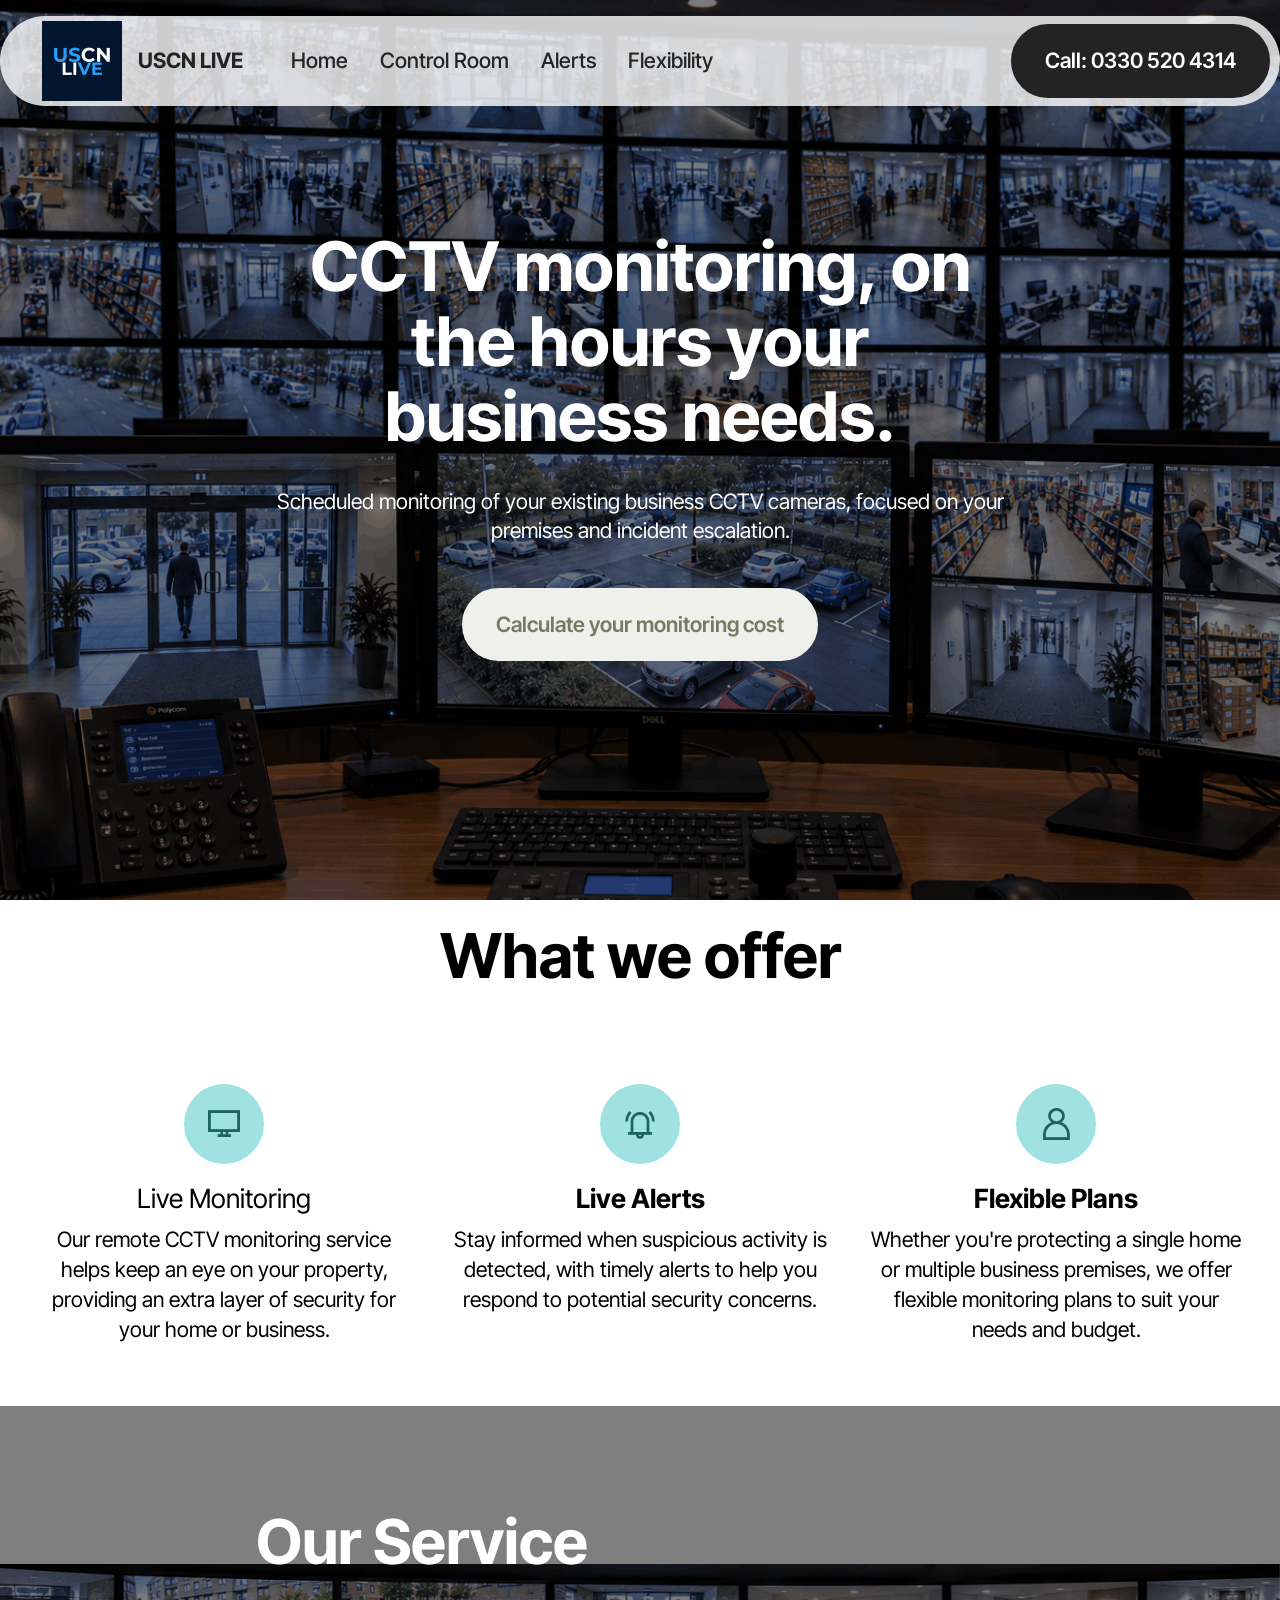
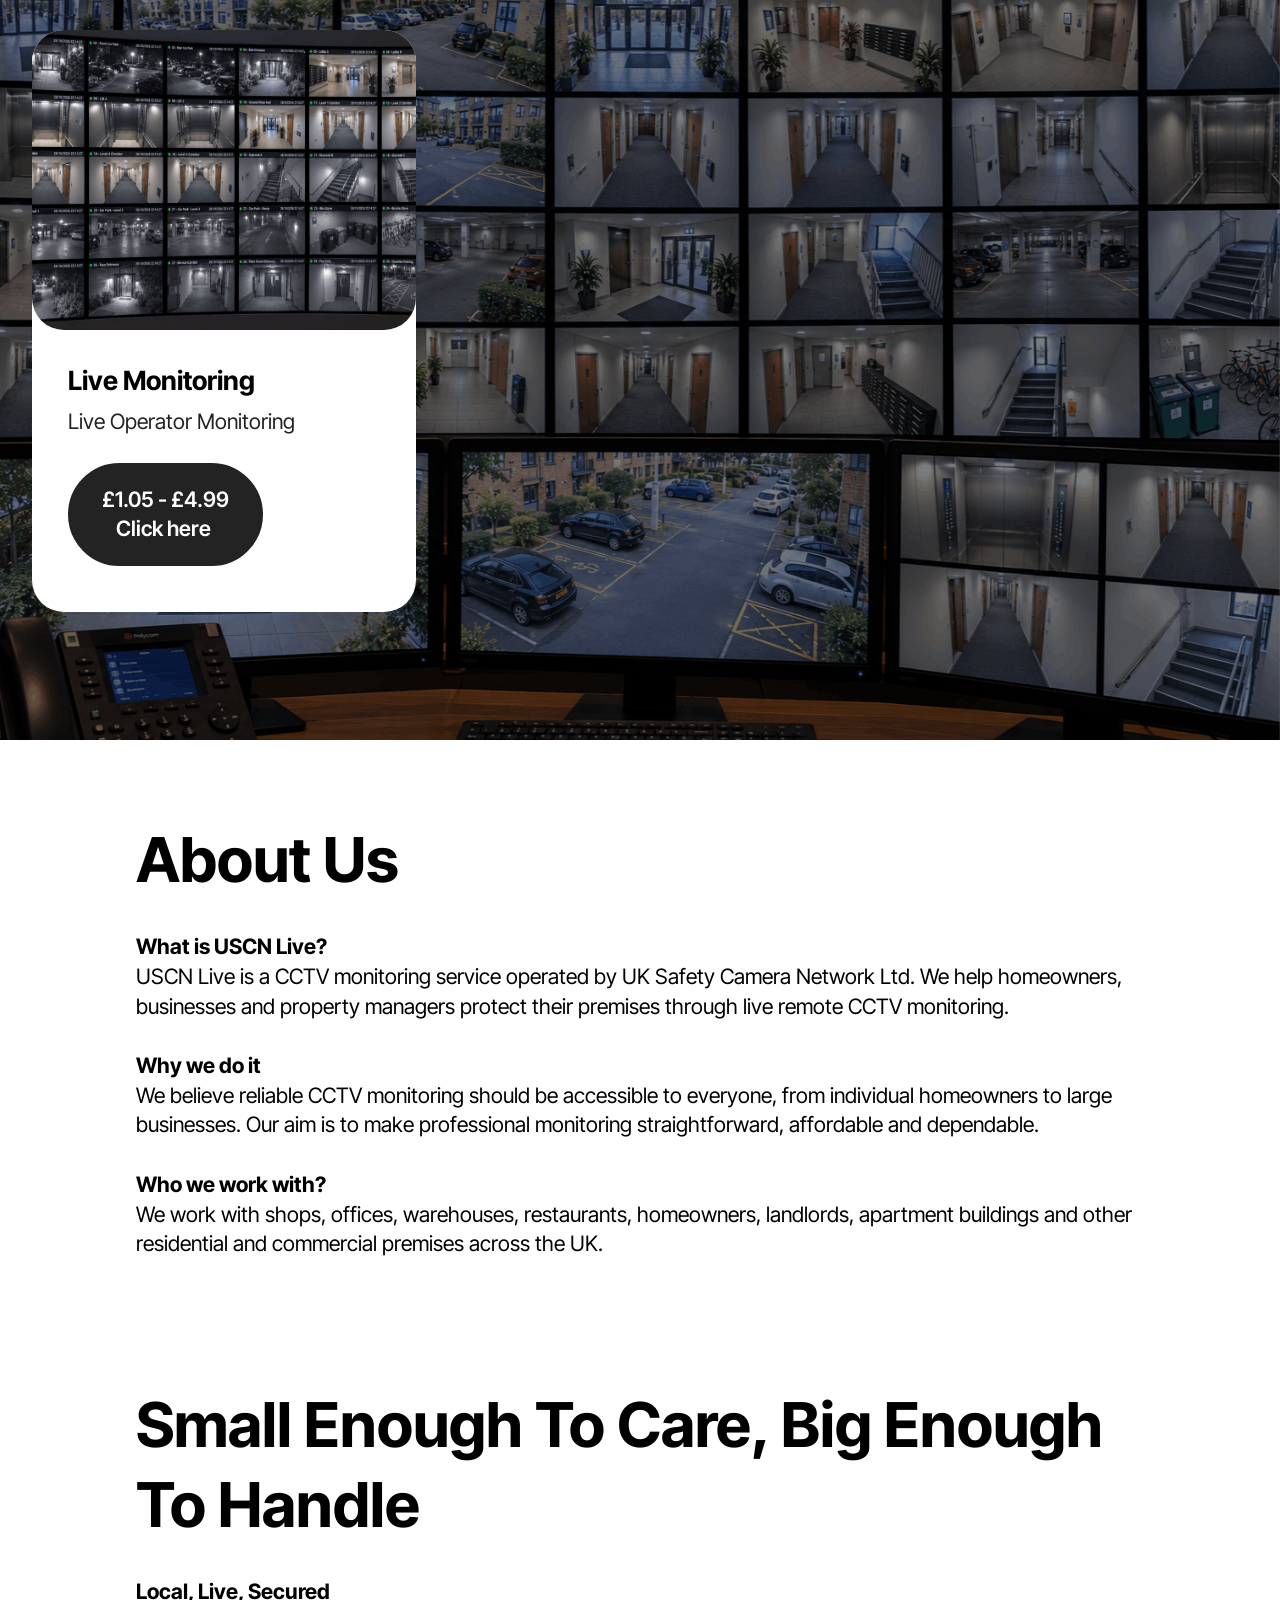
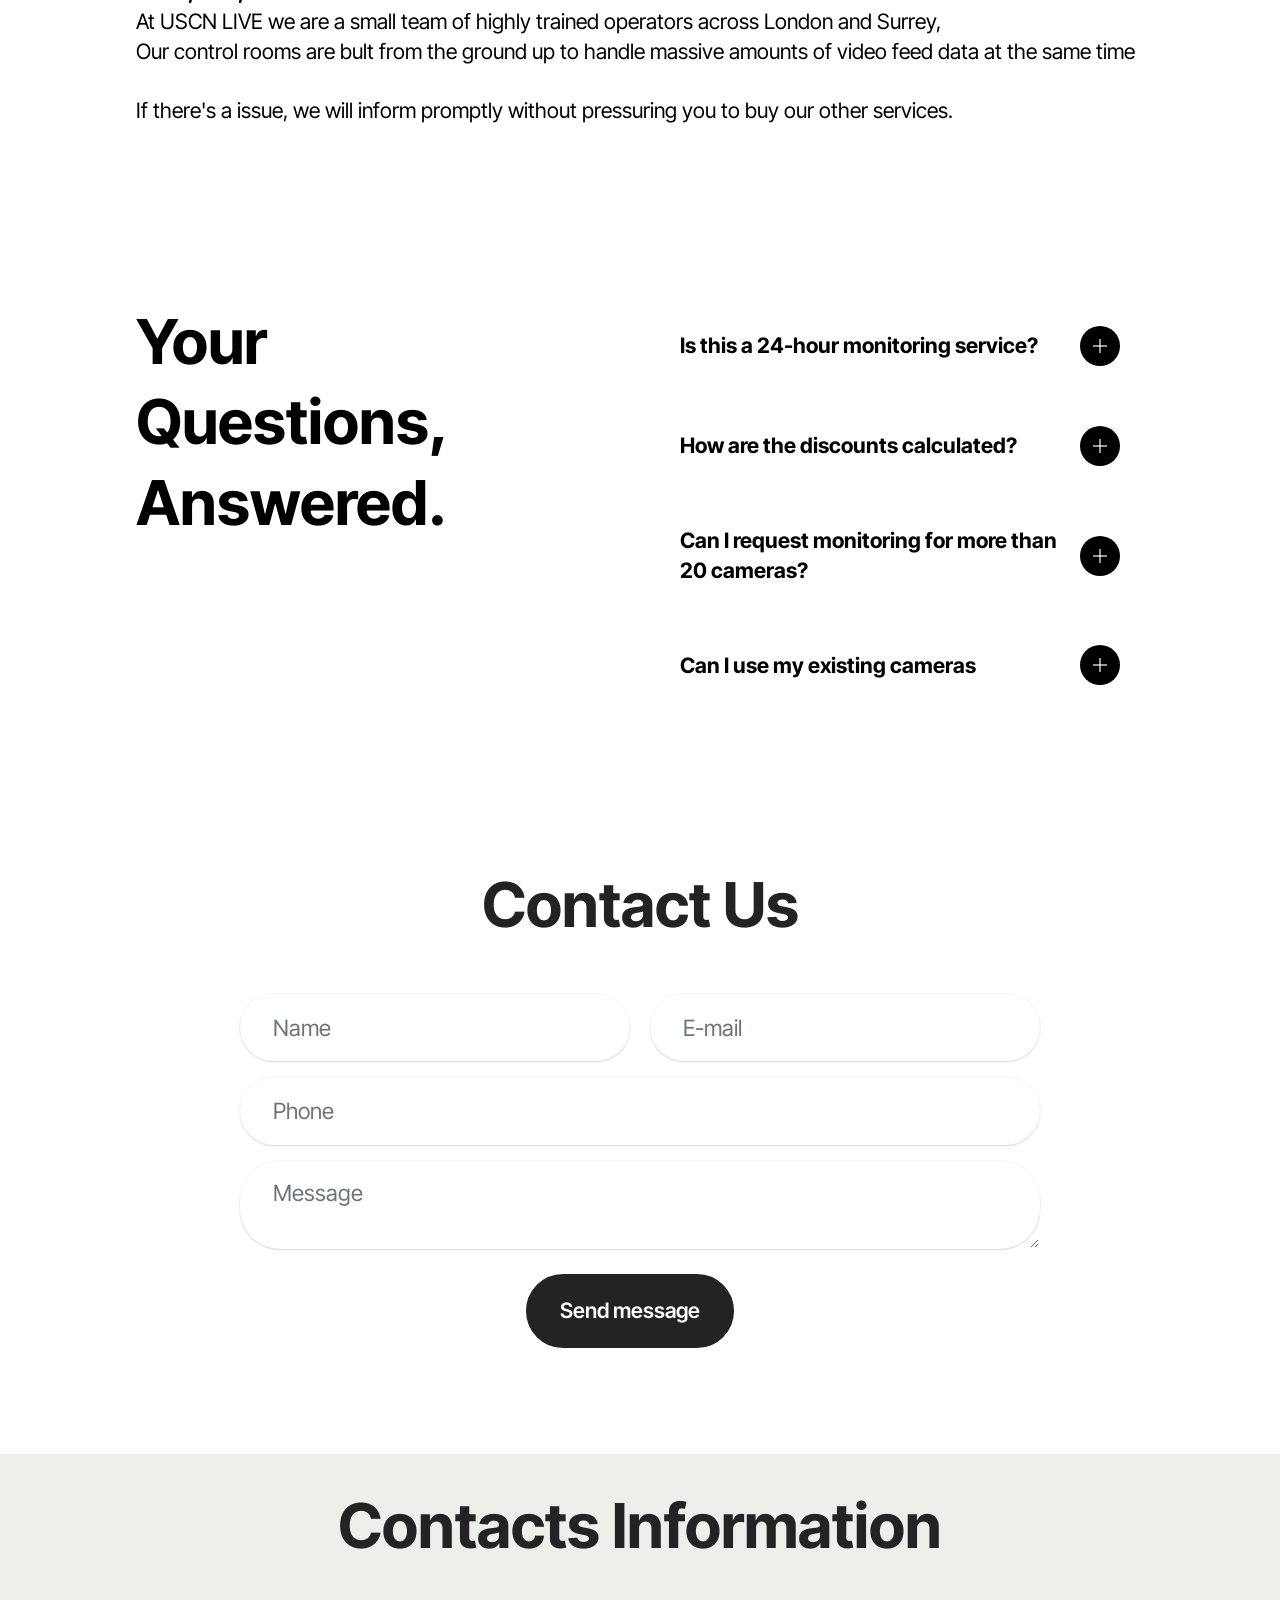
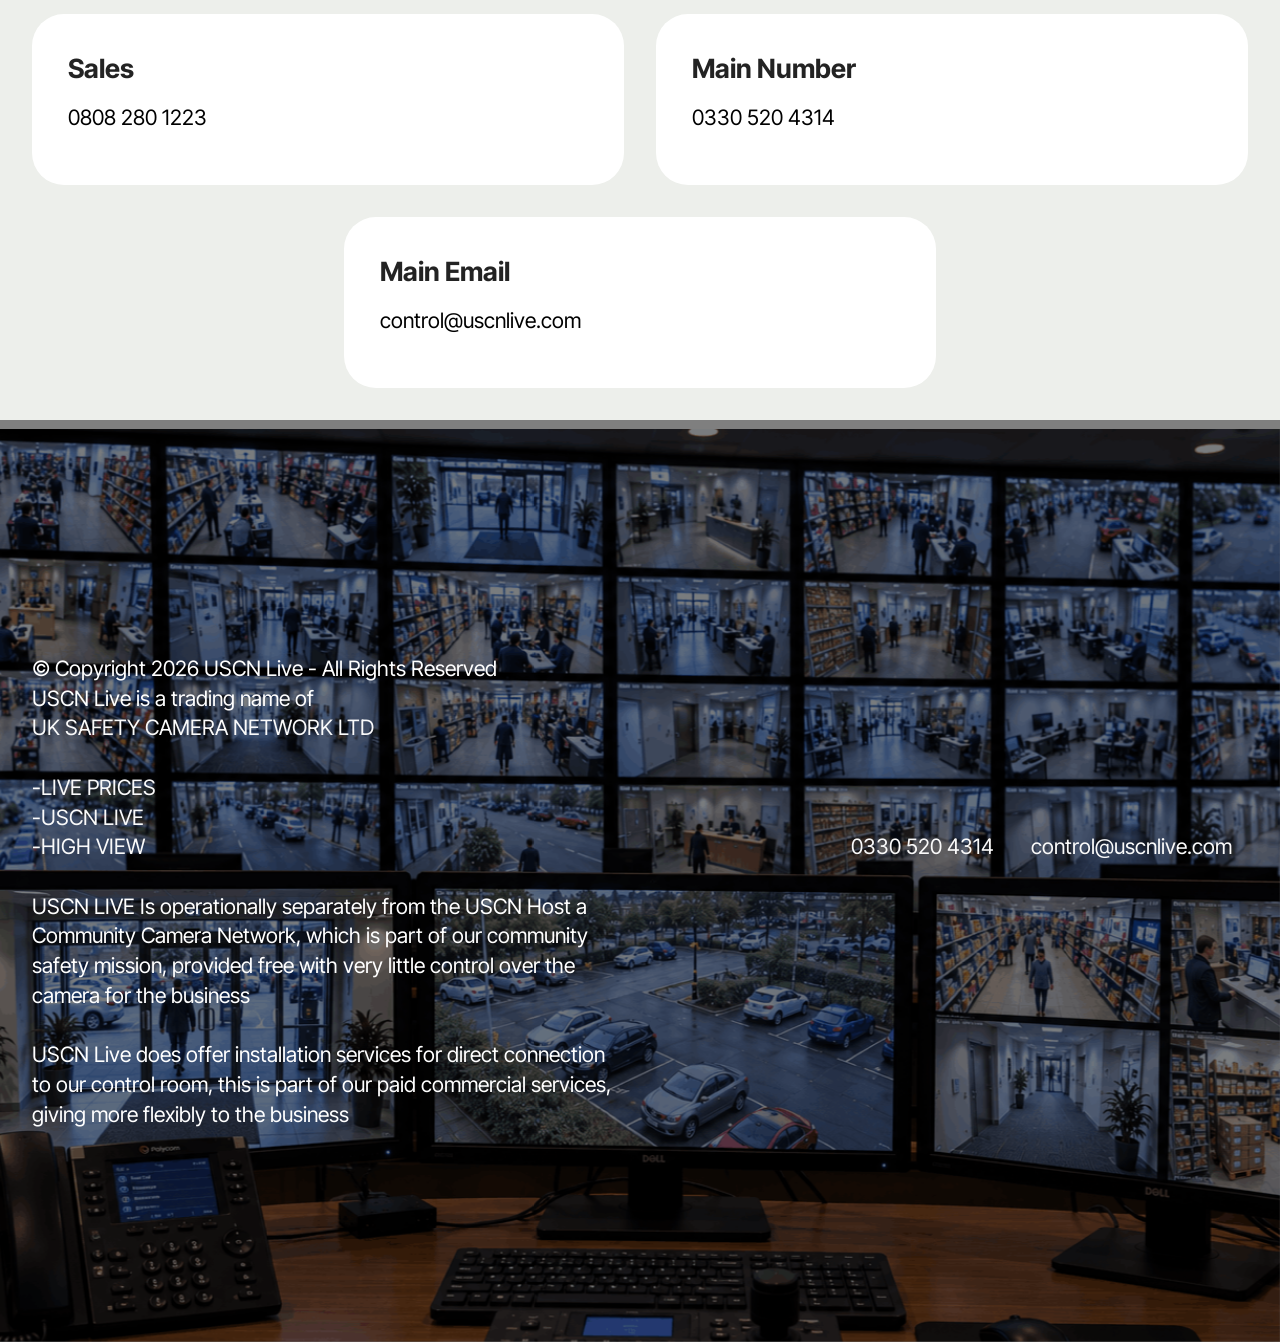
<file: index.html>
<!DOCTYPE html>
<html  >
<head>
  
  <meta charset="UTF-8">
  <meta http-equiv="X-UA-Compatible" content="IE=edge">
  
  <meta name="twitter:card" content="summary_large_image"/>
  <meta name="twitter:image:src" content="assets/images/index-meta.png">
  <meta property="og:image" content="assets/images/index-meta.png">
  <meta name="twitter:title" content="USCN LIVE CCTV Human Monitoring for £1.05">
  <meta name="viewport" content="width=device-width, initial-scale=1, minimum-scale=1">
  <link rel="shortcut icon" href="assets/images/copy20of20lwg-160x160.png" type="image/x-icon">
  <meta name="description" content="">
  
  
  <title>USCN LIVE CCTV Human Monitoring for £1.05</title>
  <link rel="stylesheet" href="assets/web/assets/mobirise-icons2/mobirise2.css">
  <link rel="stylesheet" href="assets/bootstrap/css/bootstrap.min.css">
  <link rel="stylesheet" href="assets/parallax/jarallax.css">
  <link rel="stylesheet" href="assets/animatecss/animate.css">
  <link rel="stylesheet" href="assets/popup-overlay-plugin/style.css">
  <link rel="stylesheet" href="assets/dropdown/css/style.css">
  <link rel="stylesheet" href="assets/theme/css/style.css">
  <link rel="stylesheet" href="assets/recaptcha.css">
  <link rel="preload" href="https://fonts.googleapis.com/css?family=Inter+Tight:100,200,300,400,500,600,700,800,900,100i,200i,300i,400i,500i,600i,700i,800i,900i&display=swap" as="style" onload="this.onload=null;this.rel='stylesheet'">
  <noscript><link rel="stylesheet" href="https://fonts.googleapis.com/css?family=Inter+Tight:100,200,300,400,500,600,700,800,900,100i,200i,300i,400i,500i,600i,700i,800i,900i&display=swap"></noscript>
  <link rel="preload" as="style" href="assets/mobirise/css/mbr-additional.css?v=QGEsBo"><link rel="stylesheet" href="assets/mobirise/css/mbr-additional.css?v=QGEsBo" type="text/css">

  
  
  
</head>
<body>
  
  <section data-bs-version="5.1" class="menu menu1 cid-vdd0ZykHca" once="menu" id="menu01-2">
	

	<nav class="navbar navbar-dropdown navbar-fixed-top navbar-expand-lg">
		<div class="container">
			<div class="navbar-brand">
				<span class="navbar-logo">
					<a href="index.html">
						<img src="assets/images/copy20of20lwg-160x160.png" alt="USCN" style="height: 5rem;">
					</a>
				</span>
				<span class="navbar-caption-wrap"><a class="navbar-caption text-black text-primary display-4" href="index.html">USCN LIVE</a></span>
			</div>
			<button class="navbar-toggler" type="button" data-toggle="collapse" data-bs-toggle="collapse" data-target="#navbarSupportedContent" data-bs-target="#navbarSupportedContent" aria-controls="navbarNavAltMarkup" aria-expanded="false" aria-label="Toggle navigation">
				<div class="hamburger">
					<span></span>
					<span></span>
					<span></span>
					<span></span>
				</div>
			</button>
			<div class="collapse navbar-collapse" id="navbarSupportedContent">
				<ul class="navbar-nav nav-dropdown" data-app-modern-menu="true"><li class="nav-item">
						<a class="nav-link link text-black text-primary display-4" href="index.html">Home</a>
					</li><li class="nav-item"><a class="nav-link link text-black text-primary display-4" href="controlroom.html">Control Room</a></li><li class="nav-item"><a class="nav-link link text-black text-primary display-4" href="livealerts.html">Alerts</a></li><li class="nav-item"><a class="nav-link link text-black text-primary display-4" href="flexibility.html">Flexibility</a></li></ul>
				
				<div class="navbar-buttons mbr-section-btn"><a class="btn btn-black display-4" href="tel:+443305204314">Call: 0330 520 4314</a></div>
			</div>
		</div>
	</nav>
</section>

<section data-bs-version="5.1" class="header09 startm5 cid-vegf2ZoHhn mbr-fullscreen mbr-parallax-background" id="header09-2k">	
    
	<div class="mbr-overlay" style="opacity: 0.5; background-color: rgb(0, 0, 0);"></div>
	
	<div class="container-fluid">
		<div class="row">
			<div class="content-wrap col-12 col-md-8">
				<h1 class="mbr-section-title mbr-fonts-style mbr-white mb-4 display-1"><strong>CCTV monitoring, on the hours your business needs.</strong></h1>
				
				<p class="mbr-fonts-style mbr-text mbr-white mb-4 display-7">Scheduled monitoring of your existing business CCTV cameras, focused on your premises and incident escalation.<br></p>
				<div class="mbr-section-btn"><a class="btn btn-white display-7" href="https://uscnlive.com/price/">Calculate your monitoring cost<br></a></div>
			</div>
		</div>
	</div>
</section>

<section data-bs-version="5.1" class="features10 cid-vdsv1QrUQN" id="features010-f">
  

  
  
  <div class="container">
    <div class="row justify-content-center mb-5">
      <div class="col-12 mb-0 content-head">
        <h3 class="mbr-section-title mbr-fonts-style align-center display-2">
          <strong>What we offer</strong></h3>
        
      </div>
    </div>
    <div class="row">
      
      <div class="item features-without-image col-12 col-md-6 col-lg-4 active">
        <div class="item-wrapper">
          <div class="card-box align-left">
            <div class="iconfont-wrapper mb-3">
              <a href="controlroom.html"><span class="mbr-iconfont mobi-mbri-desktop mobi-mbri"></span></a>
            </div>
            <h5 class="card-title mbr-fonts-style display-5">
              <strong><a href="controlroom.html" class="text-primary">Live Monitoring</a></strong></h5>
            <p class="card-text mbr-fonts-style mb-3 display-7"><a href="controlroom.html" class="text-primary">Our remote CCTV monitoring service helps keep an eye on your property, providing an extra layer of security for your home or business.</a><br><br></p>
            
          </div>
        </div>
      </div><div class="item features-without-image col-12 col-md-6 col-lg-4">
        <div class="item-wrapper">
          <div class="card-box align-left">
            <div class="iconfont-wrapper mb-3">
              <a href="livealerts.html"><span class="mbr-iconfont mobi-mbri-alert mobi-mbri"></span></a>
            </div>
            <h5 class="card-title mbr-fonts-style display-5"><a href="livealerts.html" class="text-primary"><strong>Live Alerts</strong></a></h5>
            <p class="card-text mbr-fonts-style mb-3 display-7"><a href="livealerts.html" class="text-primary">Stay informed when suspicious activity is detected, with timely alerts to help you respond to potential security concerns.</a></p>
            
          </div>
        </div>
      </div><div class="item features-without-image col-12 col-md-6 col-lg-4">
        <div class="item-wrapper">
          <div class="card-box align-left">
            <div class="iconfont-wrapper mb-3">
              <span class="mbr-iconfont mobi-mbri-user mobi-mbri"></span>
            </div>
            <h5 class="card-title mbr-fonts-style display-5"><strong>Flexible Plans</strong></h5>
            <p class="card-text mbr-fonts-style mb-3 display-7">Whether you're protecting a single home or multiple business premises, we offer flexible monitoring plans to suit your needs and budget.</p>
            
          </div>
        </div>
      </div>
      
    </div>
  </div>
</section>

<section data-bs-version="5.1" class="features4 start cid-vdAxlkXrCG mbr-parallax-background" id="features04-g">
	
	<div class="mbr-overlay"></div>
	<div class="container">
		<div class="row justify-content-center">
			<div class="col-12 content-head">
				<div class="mbr-section-head mb-5">
					<h4 class="mbr-section-title mbr-fonts-style align-center mb-0 display-2">
						<strong>Our Service</strong></h4>
					
					
				</div>
			</div>
		</div>
		<div class="row">
			
			<div class="item features-image col-12 col-md-6 col-lg-4 active">
				<div class="item-wrapper">
					<div class="item-img">
						<img src="assets/images/apartment20complex20cctv20monitoring20wall-531x354.png" alt="USCNLIVE">
					</div>
					<div class="item-content">
						<h5 class="item-title mbr-fonts-style display-5"><strong>Live Monitoring</strong></h5>
						<p class="mbr-text mbr-fonts-style display-7">Live Operator Monitoring&nbsp;</p>
						<div class="mbr-section-btn item-footer"><a href="https://uscnlive.com/price/" class="btn item-btn btn-black display-7">£1.05 - £4.99<br>Click here&nbsp;<br></a></div>
					</div>
				</div>
			</div>
			
		</div>
	</div>
</section>

<section data-bs-version="5.1" class="article12 cid-vddvM3TTA2" id="article12-4">    
    
    <div class="container">
        <div class="row justify-content-center">
            <div class="col-md-12 col-lg-10">
                <h3 class="mbr-section-title mbr-fonts-style mb-4 mt-0 display-2">
                <strong>About Us</strong></h3>
                
                <p class="mbr-text mbr-fonts-style display-7"><strong>What is USCN Live?<br></strong>USCN Live is a CCTV monitoring service operated by UK Safety Camera Network Ltd. We help homeowners, businesses and property managers protect their premises through live remote CCTV monitoring.<br><br><strong>Why we do it<br></strong>We believe reliable CCTV monitoring should be accessible to everyone, from individual homeowners to large businesses. Our aim is to make professional monitoring straightforward, affordable and dependable.<br><br><strong>Who we work with?</strong><br>We work with shops, offices, warehouses, restaurants, homeowners, landlords, apartment buildings and other residential and commercial premises across the UK.<br><br></p>
            </div>
        </div>
    </div>
</section>

<section data-bs-version="5.1" class="article12 cid-vzqRfmXKCG" id="article12-2w">    
    
    <div class="container">
        <div class="row justify-content-center">
            <div class="col-md-12 col-lg-10">
                <h3 class="mbr-section-title mbr-fonts-style mb-4 mt-0 display-2"><strong>Small Enough&nbsp;To Care, Big Enough To Handle</strong></h3>
                
                <p class="mbr-text mbr-fonts-style display-7"><strong>Local, Live, Secured&nbsp;</strong><strong><br></strong>At USCN LIVE we are a small team of highly trained operators across London and Surrey,<br>Our control rooms are bult from the ground up to handle massive amounts of video feed data at the same time<br><br>If there's a issue, we will inform promptly without pressuring you to buy our other services.<br></p>
            </div>
        </div>
    </div>
</section>

<section data-bs-version="5.1" class="list02 apexm5 cid-vzmeCxbpPe" id="list02-2v">

    
    

    <div class="container-fluid">
        <div class="row justify-content-center">
            <div class="col-12 col-lg-10">
                <div class="content-wrapper">
                    <div class="row content-wrap justify-content-between">
                        <div class="col-12 col-lg-5 card">
                            <div class="title-wrapper">
                                <h2 class="mbr-section-title mbr-fonts-style display-2">
                                    <strong>Your Questions, Answered.</strong></h2>
                                <div class="text-wrapper">
                                    
                                </div>
                            </div>
                            <div class="card-box">
                                <div class="card-wrap">
                                    <div class="name-wrapper">
                                        
                                        
                                        
                                    </div>
                                    
                                </div>
                            </div>
                        </div>
                        <div class="col-12 col-lg-6">
                            <div id="bootstrap-accordion_11" class="panel-group accordionStyles accordion" role="tablist" aria-multiselectable="true">
                                <div class="card">
                                    <div class="card-header" role="tab" id="headingOne">
                                        <a role="button" class="panel-title collapsed" data-toggle="collapse" data-bs-toggle="collapse" data-core="" href="#collapse1_11" aria-expanded="false" aria-controls="collapse1">
                                            <h4 class="panel-title-edit mbr-fonts-style display-7"><strong>Is this a 24-hour monitoring service?</strong></h4>
                                            <div class="icon-wrapper">
                                                <span class="sign mobi-mbri mobi-mbri-plus mbr-iconfont"></span>
                                            </div>
                                        </a>
                                    </div>
                                    <div id="collapse1_11" class="panel-collapse noScroll collapse" role="tabpanel" aria-labelledby="headingOne" data-parent="#accordion" data-bs-parent="#bootstrap-accordion_11">
                                        <div class="panel-body">
                                            <p class="panel-text mbr-fonts-style display-4">
                                                No. USCN Live offers scheduled monitoring during agreed evening hours, with available windows between 6 pm and 1 am.<br><br>We are looking at increasing our monitoring hours as our finances allow.<br><br>The more business that joins USCN Live, the faster we can provide our goal 24/7 coverage&nbsp;</p>
                                        </div>
                                    </div>
                                </div>
                                <div class="card">
                                    <div class="card-header" role="tab" id="headingTwo">
                                        <a role="button" class="panel-title collapsed" data-toggle="collapse" data-bs-toggle="collapse" data-core="" href="#collapse2_11" aria-expanded="false" aria-controls="collapse2">
                                            <h4 class="panel-title-edit mbr-fonts-style display-7"><strong>How are the discounts calculated?</strong></h4>
                                            <div class="icon-wrapper">
                                                <span class="sign mobi-mbri mobi-mbri-plus mbr-iconfont"></span>
                                            </div>
                                        </a>
                                    </div>
                                    <div id="collapse2_11" class="panel-collapse noScroll collapse" role="tabpanel" aria-labelledby="headingTwo" data-parent="#accordion" data-bs-parent="#bootstrap-accordion_11">
                                        <div class="panel-body">
                                            <p class="panel-text mbr-fonts-style display-4">The selected monitoring-hours tariff determines the base hourly rate. Each additional camera reduces the hourly rate for all cameras by 5p, capped at a 95p reduction. The contract loyalty discount is then applied to the resulting monitoring charge.<br></p>
                                        </div>
                                    </div>
                                </div>
                                <div class="card">
                                    <div class="card-header" role="tab" id="headingThree">
                                        <a role="button" class="panel-title collapsed" data-toggle="collapse" data-bs-toggle="collapse" data-core="" href="#collapse3_11" aria-expanded="false" aria-controls="collapse3">
                                            <h4 class="panel-title-edit mbr-fonts-style display-7"><strong>Can I request monitoring for more than 20 cameras?</strong></h4>
                                            <div class="icon-wrapper">
                                                <span class="sign mobi-mbri mobi-mbri-plus mbr-iconfont"></span>
                                            </div>
                                        </a>
                                    </div>
                                    <div id="collapse3_11" class="panel-collapse noScroll collapse" role="tabpanel" aria-labelledby="headingThree" data-parent="#accordion" data-bs-parent="#bootstrap-accordion_11">
                                        <div class="panel-body">
                                            <p class="panel-text mbr-fonts-style display-4">Yes. The automatic quantity discount increases the more cameras you connect, we can support up to 40 cameras per location.&nbsp;<br>
<br></p>
                                        </div>
                                    </div>
                                </div>
                                <div class="card">
                                    <div class="card-header" role="tab" id="headingFour">
                                        <a role="button" class="panel-title collapsed" data-toggle="collapse" data-bs-toggle="collapse" data-core="" href="#collapse4_11" aria-expanded="false" aria-controls="collapse4">
                                            <h4 class="panel-title-edit mbr-fonts-style display-7">
                                                <strong>Can I use my existing cameras</strong></h4>
                                            <div class="icon-wrapper">
                                                <span class="sign mobi-mbri mobi-mbri-plus mbr-iconfont"></span>
                                            </div>
                                        </a>
                                    </div>
                                    <div id="collapse4_11" class="panel-collapse noScroll collapse" role="tabpanel" aria-labelledby="headingFour" data-parent="#accordion" data-bs-parent="#bootstrap-accordion_11">
                                        <div class="panel-body">
                                            <p class="panel-text mbr-fonts-style display-4">Yes, in fact for most homes and business we recommend it as It save you money and us installation time.<br><br>There may be situations in which your existing can not be connected I.E the system is to old for our computer systems.</p>
                                        </div>
                                    </div>
                                </div>
                                
                                
                            </div>
                        </div>
                    </div>
                </div>
            </div>
        </div>
    </div>
</section>

<section data-bs-version="5.1" class="form5 cid-vddMjXnlhv" id="form02-6">
    
    
    <div class="container">
        <div class="row justify-content-center">
            <div class="col-12 content-head">
                <div class="mbr-section-head mb-5">
                    <h3 class="mbr-section-title mbr-fonts-style align-center mb-0 display-2">
                        <strong>Contact Us</strong></h3>
                    
                </div>
            </div>
        </div>
        <div class="row justify-content-center">
            <div class="col-lg-8 mx-auto mbr-form" data-form-type="formoid">
                <form action="https://mobirise.eu/" method="POST" class="mbr-form form-with-styler" data-form-title="Form Name"><input type="hidden" name="email" data-form-email="true" value="GXnhD0swOfGeVCxjw58IDP+qVB9xHQkMT/esfIDBuNtokmzOVN0XxRh2+fzQQuH6tm5Ukz2s0C5qApMLq4BlIpTwQ3Rjb18VdrHsysCKTfl9OyGXilAKd8VbdQbex4wN.nggI/Dd5TiXJh0emTD4w0CLrkLpTWXpvdBvZgUmcnAFsYSRpe6/njQ+XKks4i3w+MoQmexgGLil9lsBEUBigaKV9boKPSAjdehvmKqaiSKSDdkuNlX4qIXFdcwYd6vIg">
                    <div class="row">
                        <div hidden="hidden" data-form-alert="" class="alert alert-success col-12">Thanks for filling out the form!</div>
                        <div hidden="hidden" data-form-alert-danger="" class="alert alert-danger col-12">
                            Oops...! some problem!
                        </div>
                    </div>
                    <div class="dragArea row">
                        <div class="col-md col-sm-12 form-group mb-3" data-for="name">
                            <input type="text" name="name" placeholder="Name" data-form-field="name" class="form-control" value="" id="name-form02-6">
                        </div>
                        <div class="col-md col-sm-12 form-group mb-3" data-for="email">
                            <input type="email" name="email" placeholder="E-mail" data-form-field="email" class="form-control" value="" id="email-form02-6">
                        </div>
                        <div class="col-12 form-group mb-3" data-for="phone">
                            <input type="tel" name="phone" placeholder="Phone" data-form-field="phone" class="form-control" value="" id="phone-form02-6">
                        </div>
                        <div class="col-12 form-group mb-3" data-for="textarea">
                            <textarea name="textarea" placeholder="Message" data-form-field="textarea" class="form-control" id="textarea-form02-6"></textarea>
                        </div>
                        <div class="col-lg-12 col-md-12 col-sm-12 align-center mbr-section-btn"><button type="submit" class="btn btn-black display-7">Send message</button></div>
                    </div>
                </form>
            </div>
        </div>
    </div>
</section>

<section data-bs-version="5.1" class="contacts01 cid-vddPhBMyEW" id="contacts01-7">
    

    
    
    <div class="container">
        <div class="row justify-content-center">
            <div class="col-12 content-head">
                <div class="mbr-section-head mb-5">
                    <h3 class="mbr-section-title mbr-fonts-style align-center mb-0 display-2">
                        <strong>Contacts Information</strong></h3>
                    
                </div>
            </div>
        </div>
        <div class="row">
            <div class="item features-without-image col-12 col-md-6 active">
                <div class="item-wrapper">
                    <div class="text-wrapper">
                        <h6 class="card-title mbr-fonts-style mb-3 display-5">
                            <strong>Sales</strong></h6>
                        <p class="mbr-text mbr-fonts-style display-7"><a href="tel:448082801223" class="text-primary">0808 280 1223</a></p>
                    </div>
                </div>
            </div><div class="item features-without-image col-12 col-md-6">
                <div class="item-wrapper">
                    <div class="text-wrapper">
                        <h6 class="card-title mbr-fonts-style mb-3 display-5">
                            <strong>Main Number</strong></h6>
                        <p class="mbr-text mbr-fonts-style display-7"><a href="tel:443305204314" class="text-primary">0330 520 4314</a></p>
                    </div>
                </div>
            </div><div class="item features-without-image col-12 col-md-6">
                <div class="item-wrapper">
                    <div class="text-wrapper">
                        <h6 class="card-title mbr-fonts-style mb-3 display-5"><strong>Main Email&nbsp;</strong></h6>
                        <p class="mbr-text mbr-fonts-style display-7"><a href="mailto:control@uscnlive.com" class="text-primary">control@uscnlive.com</a></p>
                    </div>
                </div>
            </div>
            
            
            
        </div>
    </div>
</section>

<section data-bs-version="5.1" class="footer2 cid-vdruQiumK5 mbr-parallax-background" once="footers" id="footer02-e">
    

    
    <div class="mbr-overlay" style="opacity: 0.5; background-color: rgb(0, 0, 0);">
    </div>

    <div class="container">
        <div class="row">
            <div class="col-12 col-lg-6 center mt-2 mb-3">
                <p class="mbr-fonts-style copyright mb-0 display-7">
                    <br><br><br><br><br><br>© Copyright 2026 USCN Live - All Rights Reserved<br>USCN Live is a trading name of <br><a href="https://uscn.uk" class="text-white">UK SAFETY CAMERA NETWORK LTD</a><br><br>-<a href="https://uscnlive.com/price/" class="text-white">LIVE PRICES</a><br>-<a href="https://uscnlive.com" class="text-white">USCN LIVE</a><br>-<a href="https://highview.uscnlive.com" class="text-white">HIGH VIEW</a><br><br>USCN LIVE Is operationally separately from the USCN Host a Community Camera Network, which is part of our community safety mission, provided free with very little control over the camera for the business&nbsp;<br><br>USCN Live does offer installation services for direct connection to our control room, this is part of our paid commercial services, giving more flexibly to the business&nbsp;<a href="https://highview.uscnlive.com" class="text-white"><br></a><br><br><br><br><br></p>
            </div>
            <div class="col-12 col-lg-6 center">
                <div class="row-links mt-2 mb-3">
                    <ul class="row-links-soc">
                        
                        
                        
                        
                    <li class="row-links-soc-item mbr-fonts-style display-7"><a href="tel:+443305204314 " class="text-white">0330 520 4314&nbsp;</a></li><li class="row-links-soc-item mbr-fonts-style display-7"><a href="mailto:control@uscnlive.com" class="text-white text-primary">control@uscnlive.com<br></a><br><br></li></ul>
                </div>
            </div>
        </div>
    </div>
</section>


<script src="assets/bootstrap/js/bootstrap.bundle.min.js"></script>
  <script src="assets/parallax/jarallax.js"></script>
  <script src="assets/smoothscroll/smooth-scroll.js"></script>
  <script src="assets/ytplayer/index.js"></script>
  <script src="assets/dropdown/js/navbar-dropdown.js"></script>
  <script src="assets/mbr-switch-arrow/mbr-switch-arrow.js"></script>
  <script src="assets/theme/js/script.js"></script>
  <script src="assets/formoid.min.js"></script>
  
  
  
 <div id="scrollToTop" class="scrollToTop mbr-arrow-up"><a style="text-align: center;"><i class="mbr-arrow-up-icon mbr-arrow-up-icon-cm cm-icon cm-icon-smallarrow-up"></i></a></div>
    <input name="animation" type="hidden">
  </body>
</html>
</file>
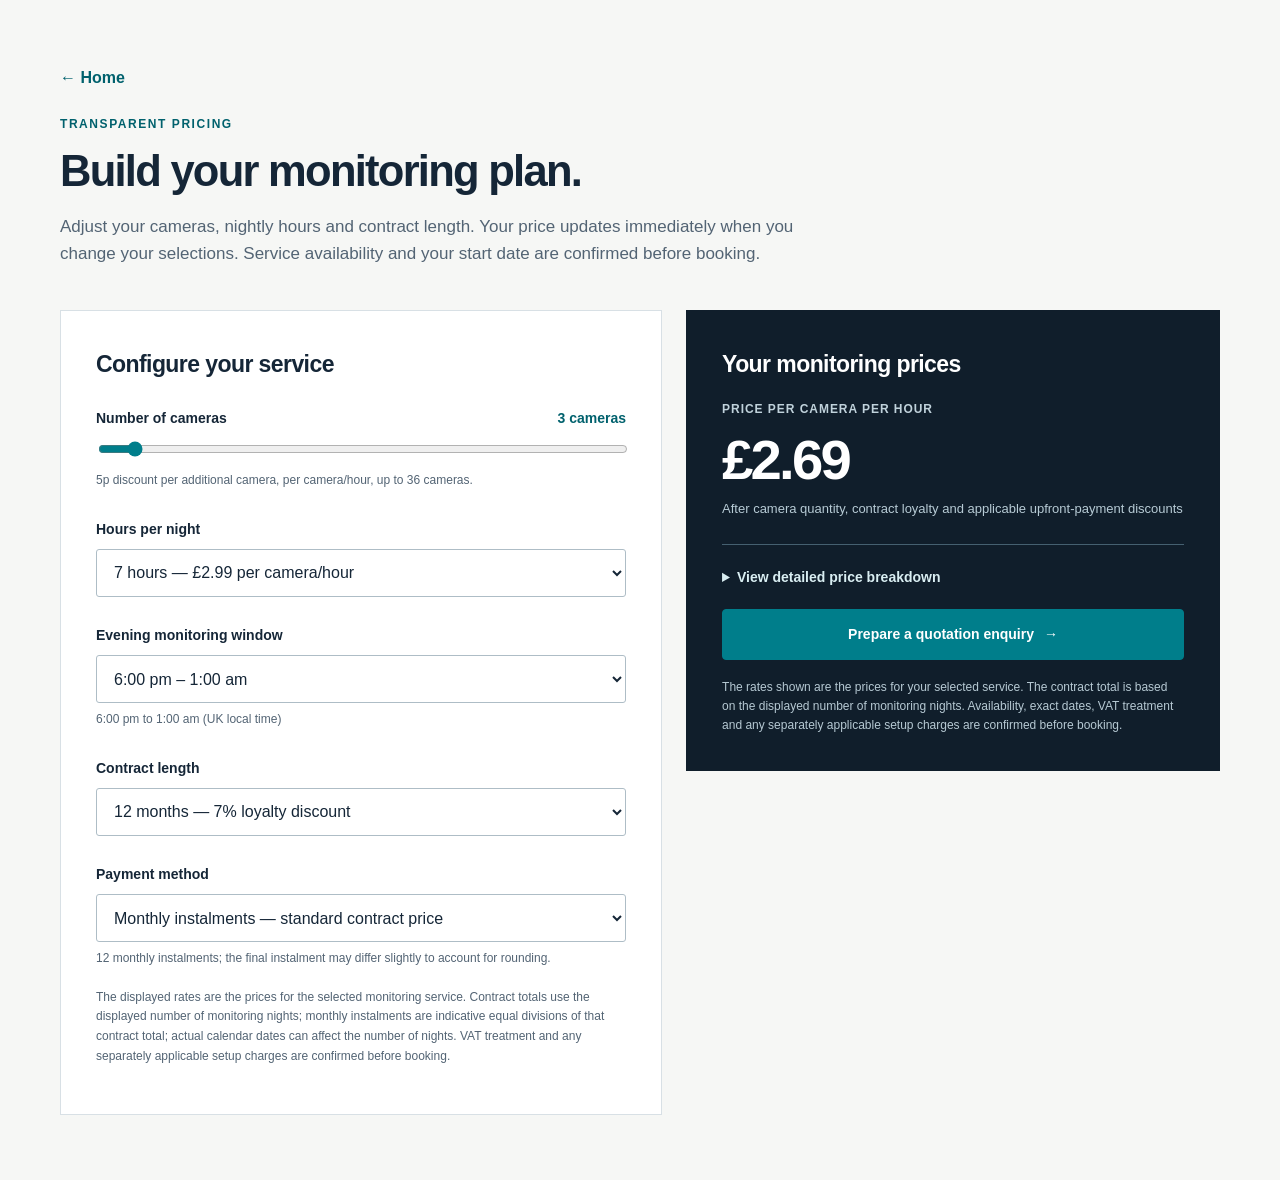
<file: price/index.html>
<!DOCTYPE html>
<html lang="en-GB">
<head>
<meta charset="utf-8"><meta name="viewport" content="width=device-width,initial-scale=1"><meta name="theme-color" content="#101e2b"><meta name="description" content="Configure your USCN Live CCTV monitoring prices.">
<title>USCN Live | Monitoring prices</title>
<style>
:root{--navy:#101e2b;--ink:#152637;--muted:#536474;--line:#d8e0e5;--paper:#f6f7f5;--accent:#007e8b;--accentdark:#00616d}*{box-sizing:border-box}body{margin:0;color:var(--ink);background:var(--paper);font-family:Arial,"Helvetica Neue",Helvetica,sans-serif;font-size:16px;line-height:1.6}body.dialog-open{overflow:hidden}button,input,select,textarea{font:inherit}button{cursor:pointer}a:focus-visible,button:focus-visible,input:focus-visible,select:focus-visible,textarea:focus-visible,summary:focus-visible{outline:3px solid #00a7b5;outline-offset:3px}.container{width:min(1160px,calc(100% - 48px));margin-inline:auto}.section{padding:65px 0}.section-heading{max-width:750px;margin-bottom:42px}.eyebrow{font-size:12px;letter-spacing:.13em;text-transform:uppercase;font-weight:800;color:var(--accentdark)}.section-heading h2{font-size:clamp(31px,3.4vw,46px);line-height:1.16;letter-spacing:-.04em;margin:12px 0 17px}.section-heading p{font-size:17px;color:var(--muted);margin:0}.pricing-layout{display:grid;grid-template-columns:minmax(0,1.06fr) minmax(320px,.94fr);gap:24px;align-items:start}.config,.estimate{border:1px solid var(--line);background:#fff;padding:35px}.config h3,.estimate h3{margin:0 0 25px;font-size:23px;letter-spacing:-.025em}.field{margin:0 0 27px}.field:last-of-type{margin-bottom:19px}.field-header{display:flex;justify-content:space-between;align-items:baseline;gap:15px;margin-bottom:9px}.field label{font-weight:700;font-size:14px}.field output{font-weight:700;color:var(--accentdark);font-size:14px}.field select,.form-field input,.form-field textarea{width:100%;padding:12px 13px;border:1px solid #aebdc6;border-radius:3px;background:#fff;color:var(--ink);min-height:48px}.field input[type=range]{width:100%;accent-color:var(--accent);cursor:pointer}.field-hint{font-size:12px;color:var(--muted);margin:7px 0 0}.estimate{background:var(--navy);color:#fff;border-color:var(--navy)}.estimate h3{margin-bottom:18px}.estimate-primary{padding:0 0 24px;border-bottom:1px solid #456070}.estimate-label{font-size:12px;letter-spacing:.08em;text-transform:uppercase;color:#c0d2db;font-weight:700}.estimate-number{font-size:clamp(41px,4.4vw,61px);font-weight:750;line-height:1.2;letter-spacing:-.05em;margin:6px 0}.estimate-sub{color:#b7cbd5;font-size:13px}.estimate details{margin:21px 0}.estimate summary{font-size:14px;font-weight:700;cursor:pointer;color:#d9eef2}.breakdown{margin-top:15px}.breakdown div{display:flex;justify-content:space-between;gap:14px;font-size:13px;border-bottom:1px solid #334b5b;padding:9px 0}.breakdown span{color:#c1d1d9}.breakdown b{text-align:right}.breakdown .breakdown-grand{border-top:2px solid #8fb6c2;border-bottom:2px solid #8fb6c2;margin-top:8px;padding:14px 0;font-weight:700}.breakdown .breakdown-grand span{color:#fff}.breakdown .breakdown-grand b{font-size:18px;color:#fff}.button{display:inline-flex;justify-content:center;align-items:center;gap:10px;padding:13px 20px;background:var(--accent);border:1px solid var(--accent);color:#fff;text-decoration:none;font-size:14px;font-weight:700;border-radius:4px;min-height:46px}.button:hover{background:var(--accentdark)}.button.outline{background:transparent;color:var(--navy);border-color:#9babb4}.estimate .button{width:100%}.estimate .fine{font-size:12px;color:#b6c9d3;line-height:1.6;margin:18px 0 0}.smallprint{font-size:12px;color:var(--muted);line-height:1.65}.overlay{display:none;position:fixed;inset:0;z-index:100;background:rgba(7,18,28,.74);padding:22px;overflow-y:auto}.overlay.active{display:flex;justify-content:center;align-items:flex-start}.dialog{width:min(720px,100%);margin:auto;background:#fff;box-shadow:0 25px 70px #0005}.dialog-head{display:flex;align-items:center;justify-content:space-between;gap:12px;border-bottom:1px solid var(--line);padding:18px 28px}.dialog-head strong{font-size:16px}.close{border:0;background:#edf1f2;font-size:25px;line-height:1;width:38px;height:38px;border-radius:3px}.dialog-body{padding:30px 34px 38px}.dialog-body h2{font-size:31px;letter-spacing:-.035em;line-height:1.15;margin:0 0 8px}.dialog-body .lead{color:var(--muted);margin:0 0 25px}.quote-summary{background:var(--paper);border:1px solid var(--line);padding:20px;margin-bottom:25px}.quote-summary h3{margin:0 0 12px;font-size:17px}.quote-summary dl{margin:0;display:grid;grid-template-columns:1fr auto;gap:7px 18px;font-size:13px}.quote-summary dt{color:var(--muted)}.quote-summary dd{margin:0;text-align:right;font-weight:700}.enquiry-form{display:grid;gap:17px}.form-field label{display:block;font-size:14px;font-weight:700;margin-bottom:6px}.form-field textarea{min-height:82px;resize:vertical}.enquiry-actions{display:grid;grid-template-columns:1fr 1fr;gap:12px}.enquiry-actions .button{width:100%;text-align:center}.enquiry-form .smallprint{margin:0}.home{display:inline-block;margin-bottom:24px;color:var(--accentdark);font-weight:700;text-decoration:none}.home:hover{text-decoration:underline}@media(max-width:900px){.pricing-layout{grid-template-columns:1fr}}@media(max-width:680px){.container{width:min(100% - 36px,1160px)}.section{padding:35px 0}.config,.estimate{padding:24px}.dialog-body{padding:24px 19px}.dialog-head{padding:14px 19px}.overlay{padding:9px}.quote-summary{padding:15px}.quote-summary dl{font-size:12px}}@media(max-width:540px){.enquiry-actions{grid-template-columns:1fr}}
</style>
</head><body><main id="main"><section class="section" id="pricing"><div class="container"><a class="home" href="https://www.uscnlive.com">← Home</a><div class="section-heading"><div class="eyebrow">Transparent pricing</div><h2>Build your monitoring plan.</h2><p>Adjust your cameras, nightly hours and contract length. Your price updates immediately when you change your selections. Service availability and your start date are confirmed before booking.</p></div><div class="pricing-layout"><div class="config"><h3>Configure your service</h3><div class="field"><div class="field-header"><label for="cameras">Number of cameras</label><output for="cameras" id="cameraOutput">3 cameras</output></div><input id="cameras" max="36" min="1" step="1" type="range" value="3"><p class="field-hint">5p discount per additional camera, per camera/hour, up to 36 cameras.</p></div><div class="field"><div class="field-header"><label for="hours">Hours per night</label></div><select id="hours"><option value="2">2 hours — £4.99 per camera/hour</option><option value="4">4 hours — £3.99 per camera/hour</option><option value="6">6 hours — £2.99 per camera/hour</option><option selected value="7">7 hours — £2.99 per camera/hour</option></select></div><div class="field"><div class="field-header"><label for="start">Evening monitoring window</label></div><select id="start"></select><p aria-live="polite" class="field-hint" id="scheduleInfo"></p></div><div class="field"><div class="field-header"><label for="duration">Contract length</label></div><select id="duration"><option value="7">7 days — no loyalty discount</option><option value="30">1 month — 3% loyalty discount</option><option value="90">3 months — 3% loyalty discount</option><option value="180">6 months — 5% loyalty discount</option><option selected value="365">12 months — 7% loyalty discount</option><option value="548">18 months — 10% loyalty discount</option><option value="730">24 months — 12% loyalty discount</option></select></div><div class="field"><div class="field-header"><label for="payment">Payment method</label></div><select id="payment"><option value="monthly">Monthly instalments — standard contract price</option><option value="upfront">Pay upfront — extra 4% discount</option></select><p class="field-hint" id="paymentHint">Monthly instalments are estimated across the selected contract term.</p></div><p class="smallprint">The displayed rates are the prices for the selected monitoring service. Contract totals use the displayed number of monitoring nights; monthly instalments are indicative equal divisions of that contract total; actual calendar dates can affect the number of nights. VAT treatment and any separately applicable setup charges are confirmed before booking.</p></div><aside aria-label="Monitoring prices" class="estimate"><h3>Your monitoring prices</h3><div class="estimate-primary"><div class="estimate-label">Price per camera per hour</div><div aria-live="polite" class="estimate-number" id="effectiveRate">—</div><div class="estimate-sub">After camera quantity, contract loyalty and applicable upfront-payment discounts</div></div><details><summary>View detailed price breakdown</summary><div class="breakdown" aria-live="polite"><div><span>Hourly base tariff</span><b id="baseTariff">—</b></div><div><span>Camera discount / camera / hour</span><b id="cameraDiscount">—</b></div><div><span>Rate before loyalty discount</span><b id="ratePrice">—</b></div><div><span>Nightly charge before loyalty</span><b id="eveningPrice">—</b></div><div><span>Contract loyalty discount</span><b id="loyaltyDiscount">—</b></div><div><span>Loyalty saving per night</span><b id="loyaltySaving">—</b></div><div><span>Upfront payment discount</span><b id="upfrontDiscount">—</b></div><div><span>Additional upfront saving</span><b id="upfrontSaving">—</b></div><div><span id="paymentBreakdownLabel">Monthly instalment</span><b id="paymentBreakdown">—</b></div><div><span>Total per night (after discounts)</span><b id="detailNightly">—</b></div><div class="breakdown-grand"><span>Grand total for selected contract</span><b id="contractGrandTotal">—</b></div><div><span>Calculation period</span><b id="daysOutput">—</b></div><div><span>Monitoring window</span><b id="windowOutput">—</b></div></div></details><button class="button" id="quoteLink" type="button">Prepare a quotation enquiry <span aria-hidden="true">→</span></button><p class="fine">The rates shown are the prices for your selected service. The contract total is based on the displayed number of monitoring nights. Availability, exact dates, VAT treatment and any separately applicable setup charges are confirmed before booking.</p></aside></div></div></section></main>
<div aria-hidden="true" class="overlay" id="quoteOverlay"><section aria-labelledby="quoteFormTitle" aria-modal="true" class="dialog" role="dialog"><div class="dialog-head"><strong>USCN Live / Quotation enquiry</strong><button aria-label="Close enquiry form" class="close" id="quoteClose" type="button">×</button></div><div class="dialog-body"><h2 id="quoteFormTitle">Prepare your enquiry</h2><p class="lead">Your monitoring selections will be included in a prepared email. Review and send the message using your own email application.</p><div class="quote-summary"><h3>Selected monitoring plan</h3><dl id="quoteSummary"></dl></div><form class="enquiry-form" id="enquiryForm"><div class="form-field"><label for="businessName">Business name</label><input autocomplete="organization" id="businessName" maxlength="160" name="businessName" required></div><div class="form-field"><label for="premisesLocation">Premises location</label><textarea id="premisesLocation" maxlength="500" name="premisesLocation" placeholder="Address or area of the premises" required rows="3"></textarea></div><div class="form-field"><label for="preferredDate">Preferred start date</label><input id="preferredDate" name="preferredDate" required type="date"></div><div class="form-field"><label for="contactName">Contact name</label><input autocomplete="name" id="contactName" maxlength="160" name="contactName" required></div><div class="form-field"><label for="contactTelephone">Contact telephone</label><input autocomplete="tel" id="contactTelephone" maxlength="40" name="contactTelephone" required type="tel"></div><div class="enquiry-actions"><button class="button" type="submit">Send an email <span aria-hidden="true">→</span></button><a class="button outline" href="tel:03305204314">Call us: 0330 520 4314</a></div><p class="smallprint">“Send an email” opens a prepared message in your email application. You must review and send it yourself; this website does not submit it automatically. Alternatively, call 0330 520 4314.</p></form></div></section></div>
<script>
'use strict';
const $=id=>document.getElementById(id);
const cameras=$('cameras'),hours=$('hours'),start=$('start'),duration=$('duration'),payment=$('payment');
const tariffs={2:4.99,4:3.99,6:2.99,7:2.99};
const loyalty={7:0,30:3,90:3,180:5,365:7,548:10,730:12};
const months={7:1,30:1,90:3,180:6,365:12,548:18,730:24};
const termNames={7:'7 days',30:'1 month',90:'3 months',180:'6 months',365:'12 months',548:'18 months',730:'24 months'};
const money=n=>new Intl.NumberFormat('en-GB',{style:'currency',currency:'GBP'}).format(n);
const clock=h=>{h=h%24;return `${h%12||12}:00 ${h>=12?'pm':'am'}`};
const roundPence=n=>Math.round((n+Number.EPSILON)*100)/100;
let currentQuote=null;
function update(){
 const n=Number(cameras.value),h=Number(hours.value),d=Number(duration.value);
 const previous=start.value || '18';
 const validStarts=Array.from({length:8-h},(_,i)=>String(18+i));
 const currentStarts=[...start.options].map(option=>option.value);
 if(currentStarts.join(',')!==validStarts.join(',')){
   start.replaceChildren();
   for(const value of validStarts){
     const option=document.createElement('option');
     option.value=value;
     option.textContent=`${clock(Number(value))} – ${clock(Number(value)+h)}`;
     start.appendChild(option);
   }
   start.value=validStarts.includes(previous)?previous:'18';
 }
 const t=Number(start.value),cameraDiscount=(n-1)*.05,rate=tariffs[h]-cameraDiscount;
 const nightly=roundPence(n*h*rate),gross=roundPence(nightly*d),pct=loyalty[d];
 const saving=roundPence(gross*pct/100),loyaltyTotal=roundPence(gross-saving);
 const upfront=payment.value==='upfront',upfrontSaving=upfront?roundPence(loyaltyTotal*.04):0;
 const total=roundPence(loyaltyTotal-upfrontSaving),nightlyAfter=total/d,perCameraHour=total/d/h/n;
 const instalmentCount=months[d],basePence=Math.floor(Math.round(total*100)/instalmentCount),lastPence=Math.round(total*100)-basePence*(instalmentCount-1);
 const instalmentAmount=basePence/100,lastInstalment=lastPence/100;
 $('cameraOutput').textContent=`${n} camera${n===1?'':'s'}`;
 $('scheduleInfo').textContent=`${clock(t)} to ${clock(t+h)} (UK local time)`;
 $('detailNightly').textContent=money(nightlyAfter);
 $('contractGrandTotal').textContent=money(total);
 $('upfrontDiscount').textContent=upfront?'4%':'0%';
 $('upfrontSaving').textContent=money(upfrontSaving);
 $('paymentBreakdownLabel').textContent=upfront?'Payment due upfront':instalmentCount===1?'Single payment':'Monthly instalment';
 $('paymentBreakdown').textContent=upfront?money(total):money(instalmentAmount);
 $('paymentHint').textContent=upfront?'An additional 4% is deducted after the contract loyalty discount.':instalmentCount===1?'One payment applies to this contract length.':`${instalmentCount} monthly instalments; the final instalment may differ slightly to account for rounding.`;
 $('effectiveRate').textContent=money(perCameraHour);
 $('baseTariff').textContent=money(tariffs[h]);
 $('cameraDiscount').textContent=money(cameraDiscount);
 $('ratePrice').textContent=money(rate);
 $('eveningPrice').textContent=money(nightly);
 $('loyaltyDiscount').textContent=`${pct}%`;
 $('loyaltySaving').textContent=money(nightly-nightlyAfter);
 $('daysOutput').textContent=`${d} nights`;
 $('windowOutput').textContent=`${clock(t)}–${clock(t+h)}`;
 currentQuote={n,h,d,t,cameraDiscount,rate,pct,nightlyAfter,perCameraHour,total,upfront,upfrontSaving,instalmentCount,instalmentAmount,lastInstalment};
}
[cameras,hours,duration,start,payment].forEach(el=>el.addEventListener('input',update));
const today=new Date();$('preferredDate').min=[today.getFullYear(),String(today.getMonth()+1).padStart(2,'0'),String(today.getDate()).padStart(2,'0')].join('-');
const overlay=$('quoteOverlay'),form=$('enquiryForm');let returnFocus=null;
const quoteRows=[['Cameras',q=>String(q.n)],['Hours per night',q=>String(q.h)],['Monitoring window',q=>`${clock(q.t)} to ${clock(q.t+q.h)}`],['Contract length',q=>termNames[q.d]],['Camera discount per camera/hour',q=>money(q.cameraDiscount)],['Loyalty discount',q=>`${q.pct}%`],['Payment method',q=>q.upfront?'Upfront (extra 4% off)':'Monthly instalments'],['Additional upfront saving',q=>money(q.upfrontSaving)],['Payment amount',q=>q.upfront?money(q.total):`${money(q.instalmentAmount)} × ${q.instalmentCount}${q.instalmentCount>1?' (final '+money(q.lastInstalment)+')':''}`],['Price per camera/hour',q=>money(q.perCameraHour)],['Total per night',q=>money(q.nightlyAfter)],['Grand total for contract',q=>money(q.total)]];
function openQuote(){update();returnFocus=document.activeElement;$('quoteSummary').replaceChildren();for(const [label,fn] of quoteRows){const dt=document.createElement('dt'),dd=document.createElement('dd');dt.textContent=label;dd.textContent=fn(currentQuote);$('quoteSummary').append(dt,dd)}overlay.classList.add('active');overlay.setAttribute('aria-hidden','false');document.body.classList.add('dialog-open');$('businessName').focus()}
function closeQuote(){overlay.classList.remove('active');overlay.setAttribute('aria-hidden','true');document.body.classList.remove('dialog-open');returnFocus?.focus()}
$('quoteLink').addEventListener('click',openQuote);$('quoteClose').addEventListener('click',closeQuote);
overlay.addEventListener('click',e=>{if(e.target===overlay)closeQuote()});
document.addEventListener('keydown',e=>{if(!overlay.classList.contains('active'))return;if(e.key==='Escape'){closeQuote();return}if(e.key!=='Tab')return;const focusable=[...overlay.querySelectorAll('button,input,textarea,select,a[href]')].filter(el=>!el.disabled&&el.getClientRects().length);const first=focusable[0],last=focusable[focusable.length-1];if(e.shiftKey&&document.activeElement===first){e.preventDefault();last.focus()}else if(!e.shiftKey&&document.activeElement===last){e.preventDefault();first.focus()}});
form.addEventListener('submit',e=>{e.preventDefault();if(!form.reportValidity())return;const q=currentQuote;const fields=[['Business name',$('businessName').value],['Premises location',$('premisesLocation').value],['Preferred start date',$('preferredDate').value],['Contact name',$('contactName').value],['Contact telephone',$('contactTelephone').value]];const body=['Hello USCN Live,','','Please provide a quotation for the following monitoring configuration:','','MONITORING SELECTIONS',`Cameras: ${q.n}`,`Hours per night: ${q.h}`,`Monitoring window: ${clock(q.t)} to ${clock(q.t+q.h)} (UK local time)`,`Contract length: ${termNames[q.d]}`,`Standard rate per camera/hour: ${money(tariffs[q.h])}`,`Multi-camera discount per camera/hour: ${money(q.cameraDiscount)}`,`Hourly rate per camera before loyalty discount: ${money(q.rate)}`,`Contract loyalty discount: ${q.pct}%`,`Payment method: ${q.upfront?'Upfront (additional 4% discount)':'Monthly instalments'}`,`Additional upfront discount saving: ${money(q.upfrontSaving)}`,`Payment schedule: ${q.upfront?'One upfront payment of '+money(q.total):q.instalmentCount+' instalment(s), usually '+money(q.instalmentAmount)+', final instalment '+money(q.lastInstalment)}`,`Price per camera/hour after discounts: ${money(q.perCameraHour)}`,`Total nightly monitoring charge: ${money(q.nightlyAfter)}`,`Grand total for selected contract: ${money(q.total)}`,'','Note: contract totals use the displayed number of monitoring nights. Actual calendar dates may change the number of nights; availability and applicable VAT or separate setup charges are confirmed before booking.','','BUSINESS AND CONTACT DETAILS',...fields.map(([k,v])=>`${k}: ${v.trim()}`),'','Please confirm availability and provide a formal quotation.','Thank you.'].join('\n');window.location.href=`mailto:info@uscnlive.com?subject=${encodeURIComponent('USCN Live – Monitoring quotation request')}&body=${encodeURIComponent(body)}`});
update();
</script></body></html>
</file>
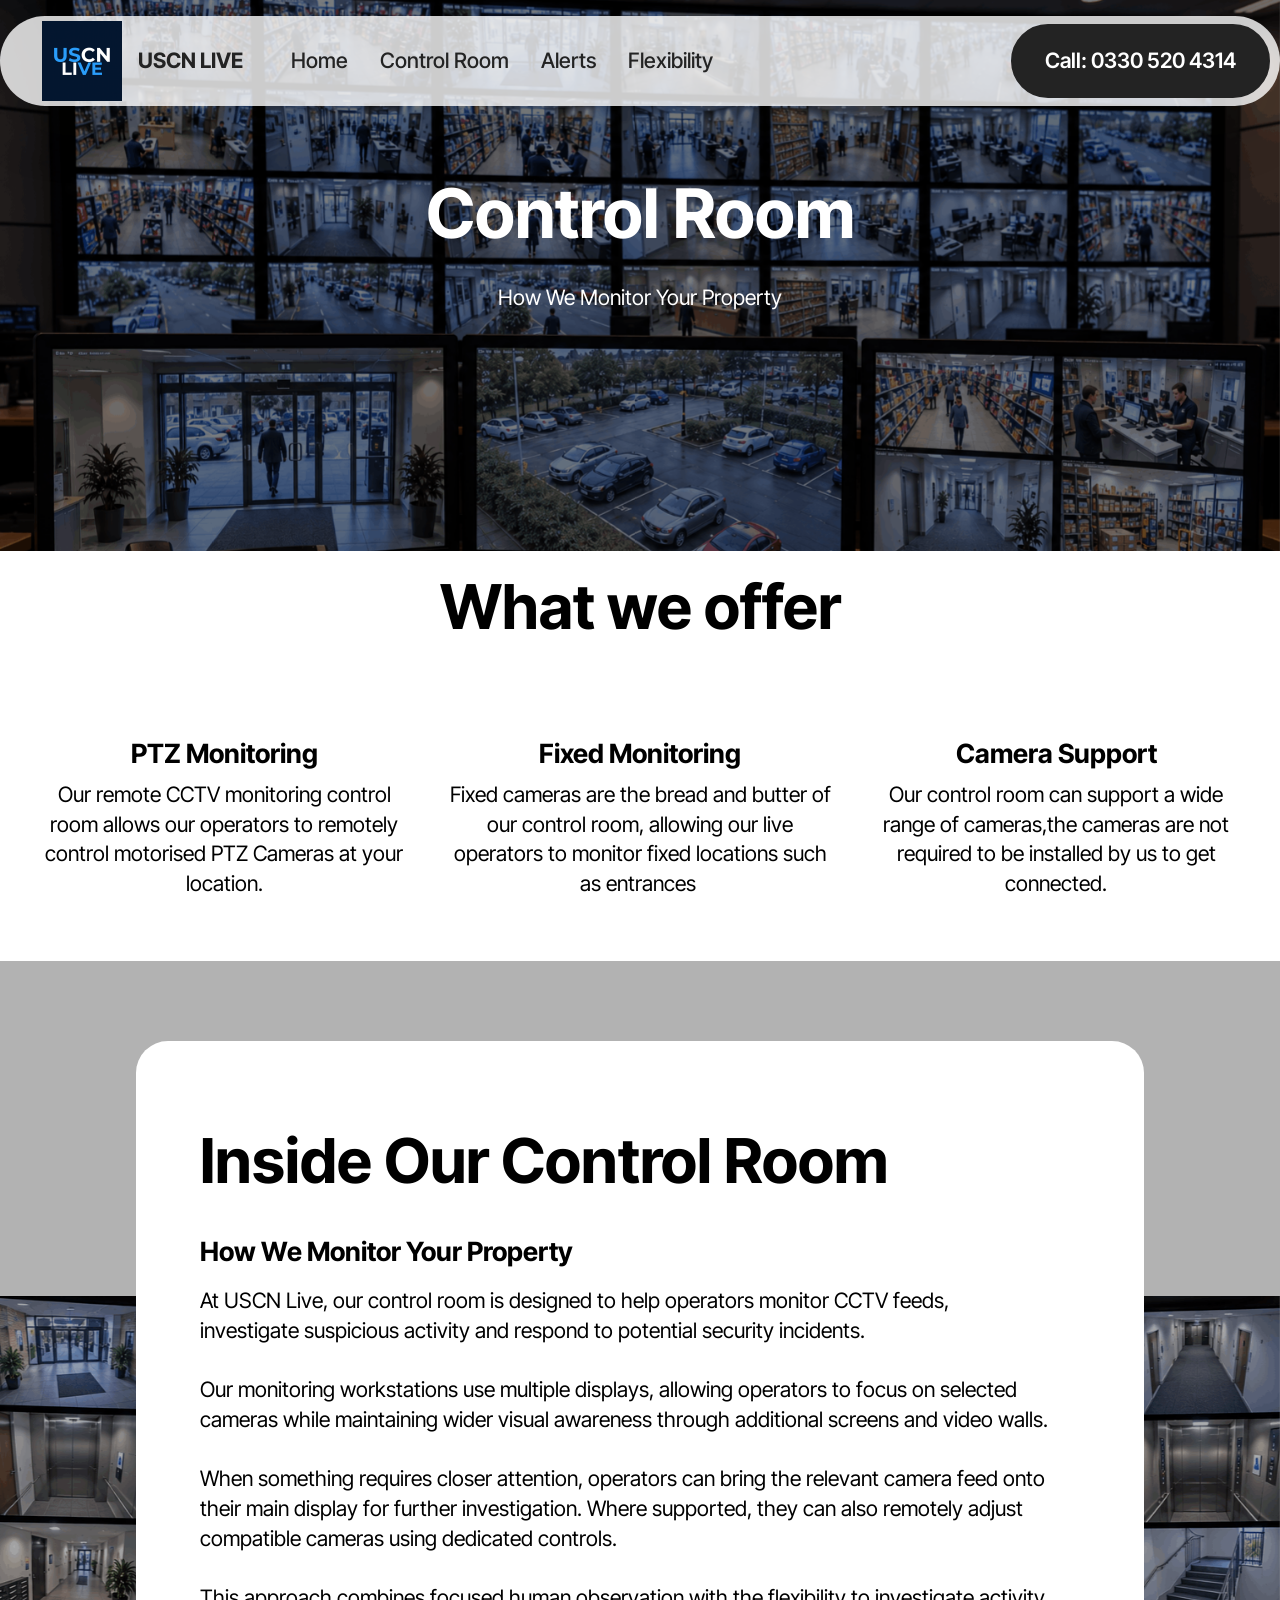
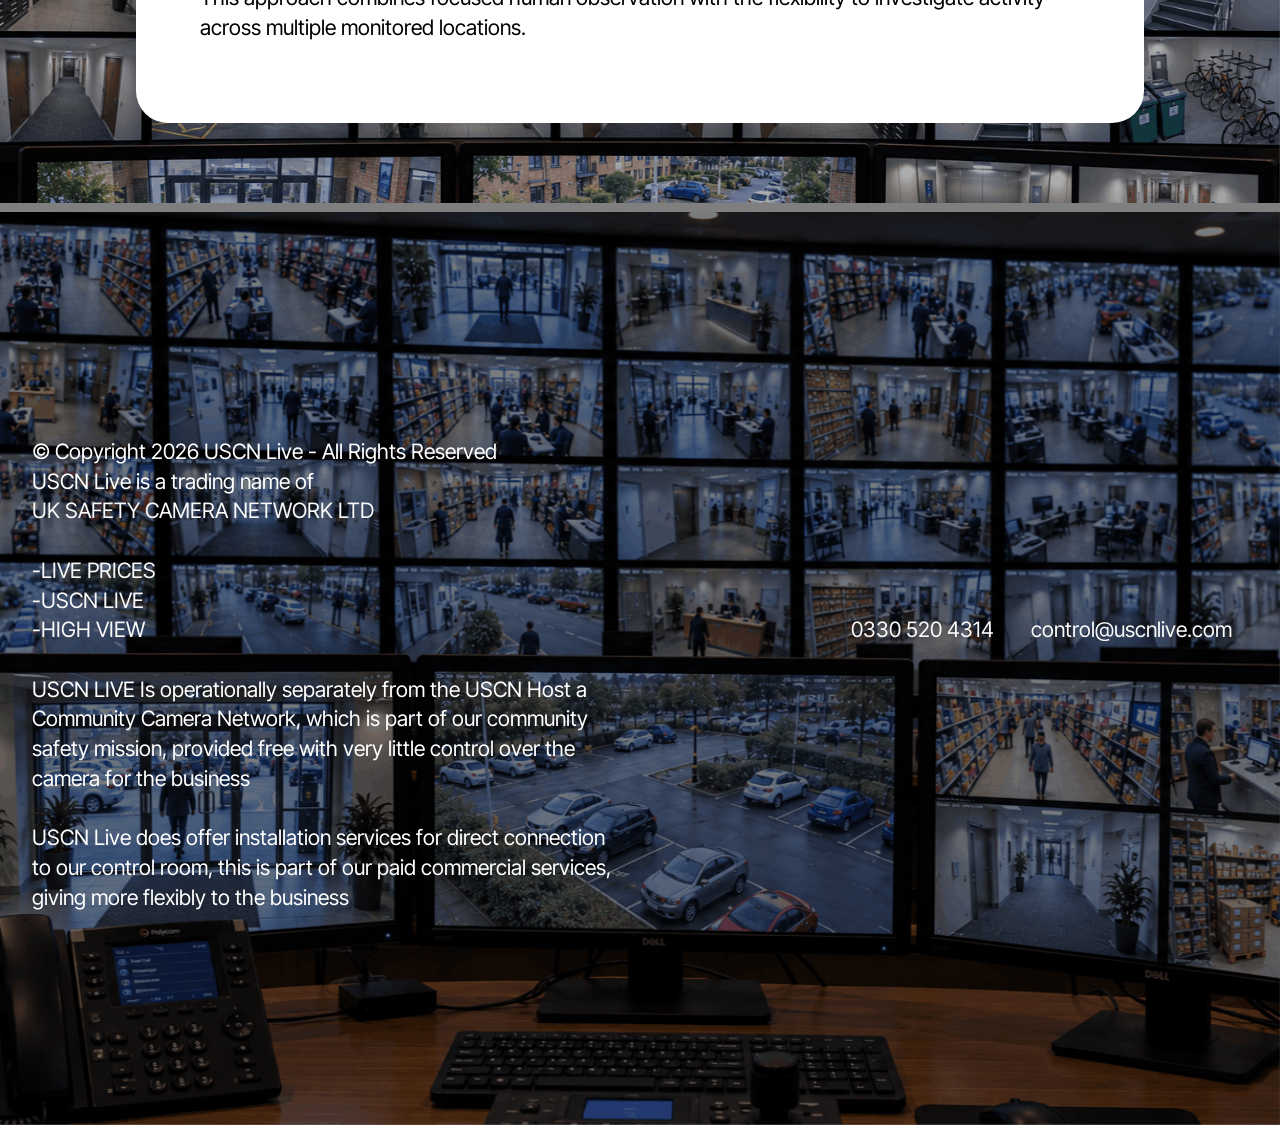
<file: controlroom.html>
<!DOCTYPE html>
<html  >
<head>
  
  <meta charset="UTF-8">
  <meta http-equiv="X-UA-Compatible" content="IE=edge">
  
  <meta name="twitter:card" content="summary_large_image"/>
  <meta name="twitter:image:src" content="assets/images/controlroom-meta.png">
  <meta property="og:image" content="assets/images/controlroom-meta.png">
  <meta name="twitter:title" content="USCN LIVE Control Room">
  <meta name="viewport" content="width=device-width, initial-scale=1, minimum-scale=1">
  <link rel="shortcut icon" href="assets/images/copy20of20lwg-160x160.png" type="image/x-icon">
  <meta name="description" content="">
  
  
  <title>USCN LIVE Control Room</title>
  <link rel="stylesheet" href="assets/web/assets/mobirise-icons2/mobirise2.css">
  <link rel="stylesheet" href="assets/bootstrap/css/bootstrap.min.css">
  <link rel="stylesheet" href="assets/parallax/jarallax.css">
  <link rel="stylesheet" href="assets/animatecss/animate.css">
  <link rel="stylesheet" href="assets/popup-overlay-plugin/style.css">
  <link rel="stylesheet" href="assets/dropdown/css/style.css">
  <link rel="stylesheet" href="assets/theme/css/style.css">
  <link rel="preload" href="https://fonts.googleapis.com/css?family=Inter+Tight:100,200,300,400,500,600,700,800,900,100i,200i,300i,400i,500i,600i,700i,800i,900i&display=swap" as="style" onload="this.onload=null;this.rel='stylesheet'">
  <noscript><link rel="stylesheet" href="https://fonts.googleapis.com/css?family=Inter+Tight:100,200,300,400,500,600,700,800,900,100i,200i,300i,400i,500i,600i,700i,800i,900i&display=swap"></noscript>
  <link rel="preload" as="style" href="assets/mobirise/css/mbr-additional.css?v=yGISWc"><link rel="stylesheet" href="assets/mobirise/css/mbr-additional.css?v=yGISWc" type="text/css">

  
  
  
</head>
<body>
  
  <section data-bs-version="5.1" class="menu menu1 cid-vzzd3BLCCo" once="menu" id="menu01-38">
	

	<nav class="navbar navbar-dropdown navbar-fixed-top navbar-expand-lg">
		<div class="container">
			<div class="navbar-brand">
				<span class="navbar-logo">
					<a href="index.html">
						<img src="assets/images/copy20of20lwg-160x160.png" alt="USCN" style="height: 5rem;">
					</a>
				</span>
				<span class="navbar-caption-wrap"><a class="navbar-caption text-black text-primary display-4" href="index.html">USCN LIVE</a></span>
			</div>
			<button class="navbar-toggler" type="button" data-toggle="collapse" data-bs-toggle="collapse" data-target="#navbarSupportedContent" data-bs-target="#navbarSupportedContent" aria-controls="navbarNavAltMarkup" aria-expanded="false" aria-label="Toggle navigation">
				<div class="hamburger">
					<span></span>
					<span></span>
					<span></span>
					<span></span>
				</div>
			</button>
			<div class="collapse navbar-collapse" id="navbarSupportedContent">
				<ul class="navbar-nav nav-dropdown" data-app-modern-menu="true"><li class="nav-item">
						<a class="nav-link link text-black text-primary display-4" href="index.html">Home</a>
					</li><li class="nav-item"><a class="nav-link link text-black text-primary display-4" href="controlroom.html">Control Room</a></li><li class="nav-item"><a class="nav-link link text-black text-primary display-4" href="livealerts.html">Alerts</a></li><li class="nav-item"><a class="nav-link link text-black text-primary display-4" href="flexibility.html">Flexibility</a></li></ul>
				
				<div class="navbar-buttons mbr-section-btn"><a class="btn btn-black display-4" href="tel:+443305204314">Call: 0330 520 4314</a></div>
			</div>
		</div>
	</nav>
</section>

<section data-bs-version="5.1" class="header09 startm5 cid-vzzd3Il1eB mbr-parallax-background" id="header09-39">	
    
	<div class="mbr-overlay" style="opacity: 0.5; background-color: rgb(0, 0, 0);"></div>
	
	<div class="container-fluid">
		<div class="row">
			<div class="content-wrap col-12 col-md-8">
				<h1 class="mbr-section-title mbr-fonts-style mbr-white mb-4 display-1"><strong>Control Room</strong></h1>
				
				<p class="mbr-fonts-style mbr-text mbr-white mb-4 display-7">How We Monitor Your Property<br><br></p>
				
			</div>
		</div>
	</div>
</section>

<section data-bs-version="5.1" class="features10 cid-vzzd3J10ed" id="features010-3a">
  

  
  
  <div class="container">
    <div class="row justify-content-center mb-5">
      <div class="col-12 mb-0 content-head">
        <h3 class="mbr-section-title mbr-fonts-style align-center display-2">
          <strong>What we offer</strong></h3>
        
      </div>
    </div>
    <div class="row">
      
      <div class="item features-without-image col-12 col-md-6 col-lg-4 active">
        <div class="item-wrapper">
          <div class="card-box align-left">
            
            <h5 class="card-title mbr-fonts-style display-5">
              <strong>PTZ Monitoring</strong></h5>
            <p class="card-text mbr-fonts-style mb-3 display-7">Our remote CCTV monitoring control room allows our operators to remotely control motorised PTZ Cameras at your location.<br><br></p>
            
          </div>
        </div>
      </div><div class="item features-without-image col-12 col-md-6 col-lg-4">
        <div class="item-wrapper">
          <div class="card-box align-left">
            
            <h5 class="card-title mbr-fonts-style display-5"><strong>Fixed Monitoring</strong></h5>
            <p class="card-text mbr-fonts-style mb-3 display-7">Fixed cameras are the bread and butter of our control room, allowing our live operators to monitor fixed locations such as entrances&nbsp;</p>
            
          </div>
        </div>
      </div><div class="item features-without-image col-12 col-md-6 col-lg-4">
        <div class="item-wrapper">
          <div class="card-box align-left">
            
            <h5 class="card-title mbr-fonts-style display-5"><strong>Camera Support</strong></h5>
            <p class="card-text mbr-fonts-style mb-3 display-7">Our control room can support a wide range of cameras,the cameras are not required to be installed by us to get connected.<br></p>
            
          </div>
        </div>
      </div>
      
    </div>
  </div>
</section>

<section data-bs-version="5.1" class="article07 cid-vzzd3Lxe4t mbr-parallax-background" id="article07-3b">
  

  
  <div class="mbr-overlay" style="opacity: 0.3; background-color: rgb(0, 0, 0);"></div>
  <div class="container">
    <div class="row justify-content-center">
      <div class="card col-md-12 col-lg-10">
        <div class="card-wrapper">
          <h3 class="card-title mbr-fonts-style mbr-white mt-3 mb-4 display-2"><strong>Inside Our Control Room</strong></h3>
          <div class="row card-box align-left">
            
            
            <div class="item features-without-image col-12 active">
              <div class="item-wrapper">
                <h4 class="mbr-section-subtitle mbr-fonts-style mb-3 display-5"><strong>How We Monitor Your Property</strong></h4>
                <p class="mbr-text mbr-fonts-style display-7">At USCN Live, our control room is designed to help operators monitor CCTV feeds, investigate suspicious activity and respond to potential security incidents.<br><br>Our monitoring workstations use multiple displays, allowing operators to focus on selected cameras while maintaining wider visual awareness through additional screens and video walls.<br><br>When something requires closer attention, operators can bring the relevant camera feed onto their main display for further investigation. Where supported, they can also remotely adjust compatible cameras using dedicated controls.<br><br>This approach combines focused human observation with the flexibility to investigate activity across multiple monitored locations.<br></p>
              </div>
            </div>
            
          </div>
          
        </div>
      </div>
    </div>
  </div>
</section>

<section data-bs-version="5.1" class="footer2 cid-vzzd3M3u3O mbr-parallax-background" once="footers" id="footer02-3c">
    

    
    <div class="mbr-overlay" style="opacity: 0.5; background-color: rgb(0, 0, 0);">
    </div>

    <div class="container">
        <div class="row">
            <div class="col-12 col-lg-6 center mt-2 mb-3">
                <p class="mbr-fonts-style copyright mb-0 display-7">
                    <br><br><br><br><br><br>© Copyright 2026 USCN Live - All Rights Reserved<br>USCN Live is a trading name of <br><a href="https://uscn.uk" class="text-white">UK SAFETY CAMERA NETWORK LTD</a><br><br>-<a href="https://uscnlive.com/price/" class="text-white">LIVE PRICES</a><br>-<a href="https://uscnlive.com" class="text-white">USCN LIVE</a><br>-<a href="https://highview.uscnlive.com" class="text-white">HIGH VIEW</a><br><br>USCN LIVE Is operationally separately from the USCN Host a Community Camera Network, which is part of our community safety mission, provided free with very little control over the camera for the business&nbsp;<br><br>USCN Live does offer installation services for direct connection to our control room, this is part of our paid commercial services, giving more flexibly to the business&nbsp;<a href="https://highview.uscnlive.com" class="text-white"><br></a><br><br><br><br><br></p>
            </div>
            <div class="col-12 col-lg-6 center">
                <div class="row-links mt-2 mb-3">
                    <ul class="row-links-soc">
                        
                        
                        
                        
                    <li class="row-links-soc-item mbr-fonts-style display-7"><a href="tel:+443305204314 " class="text-white">0330 520 4314&nbsp;</a></li><li class="row-links-soc-item mbr-fonts-style display-7"><a href="mailto:control@uscnlive.com" class="text-white text-primary">control@uscnlive.com<br></a><br><br></li></ul>
                </div>
            </div>
        </div>
    </div>
</section>


<script src="assets/bootstrap/js/bootstrap.bundle.min.js"></script>
  <script src="assets/parallax/jarallax.js"></script>
  <script src="assets/smoothscroll/smooth-scroll.js"></script>
  <script src="assets/ytplayer/index.js"></script>
  <script src="assets/dropdown/js/navbar-dropdown.js"></script>
  <script src="assets/theme/js/script.js"></script>
  
  
  
 <div id="scrollToTop" class="scrollToTop mbr-arrow-up"><a style="text-align: center;"><i class="mbr-arrow-up-icon mbr-arrow-up-icon-cm cm-icon cm-icon-smallarrow-up"></i></a></div>
    <input name="animation" type="hidden">
  </body>
</html>
</file>
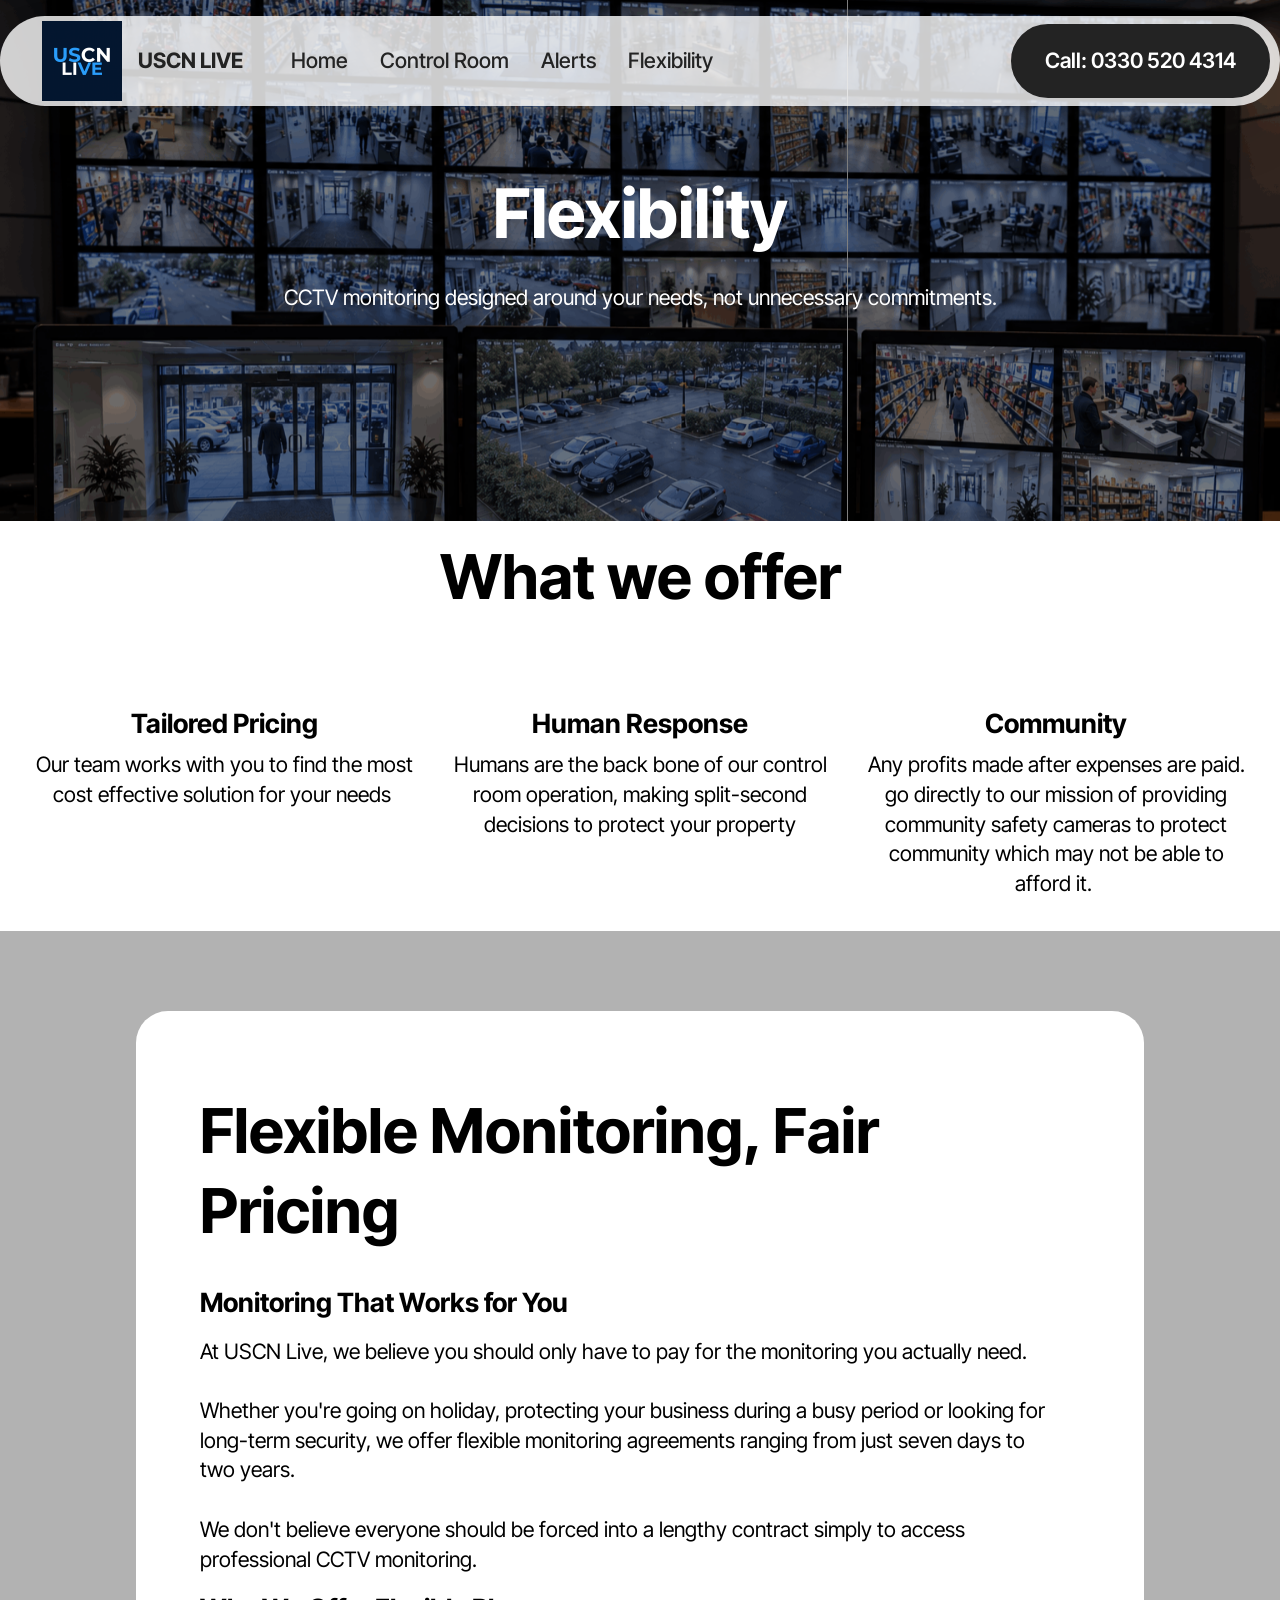
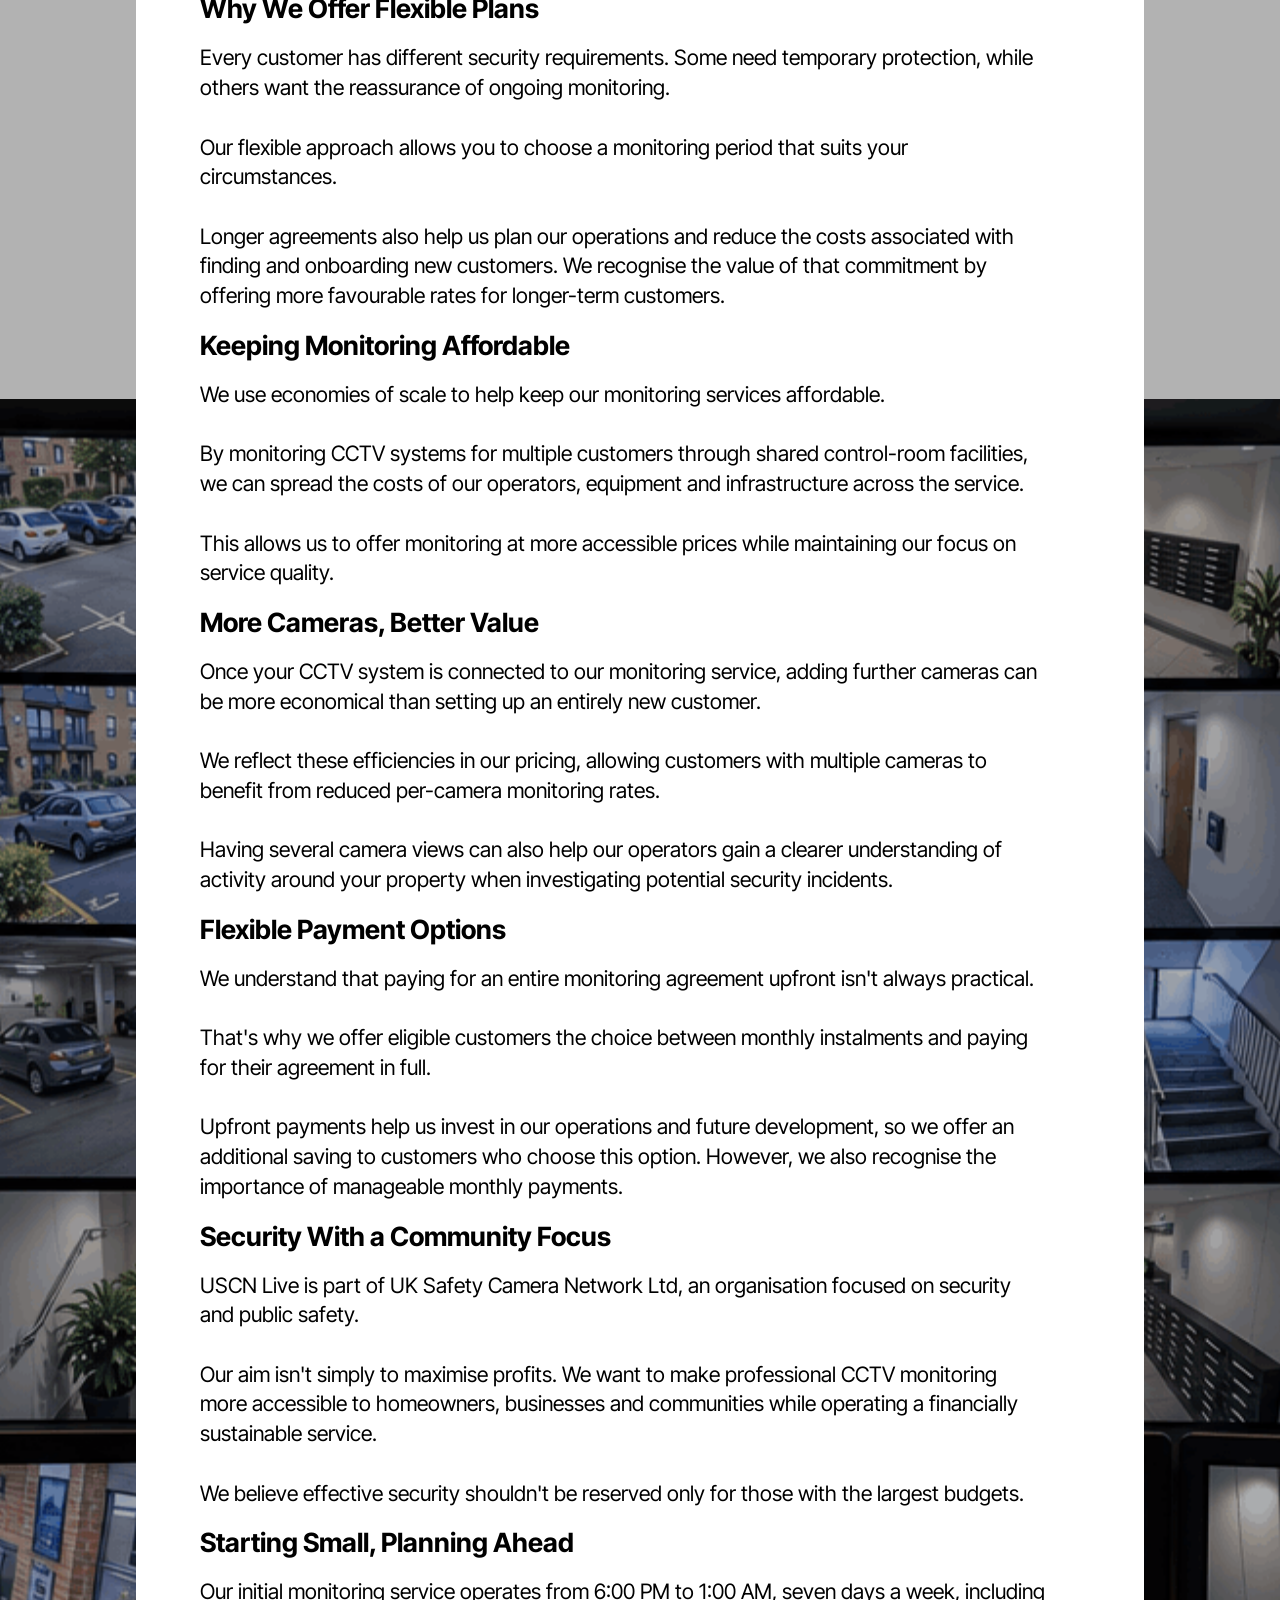
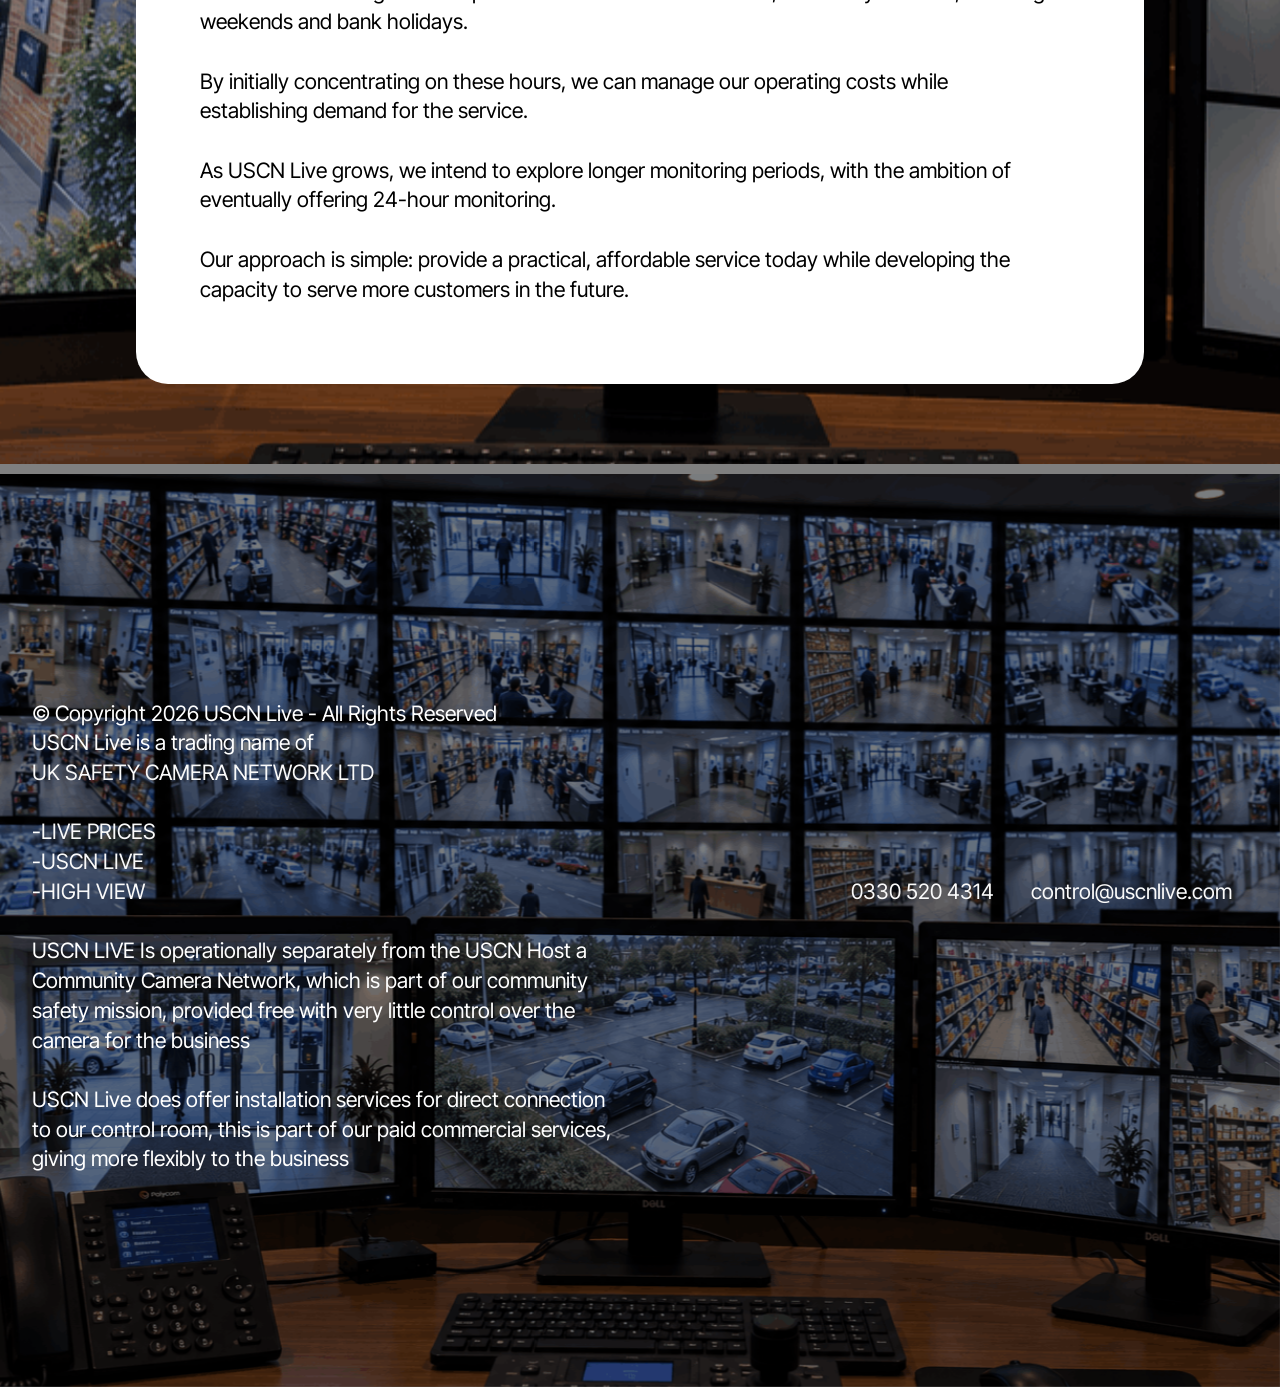
<file: flexibility.html>
<!DOCTYPE html>
<html  >
<head>
  
  <meta charset="UTF-8">
  <meta http-equiv="X-UA-Compatible" content="IE=edge">
  
  <meta name="twitter:card" content="summary_large_image"/>
  <meta name="twitter:image:src" content="assets/images/flexibility-meta.png">
  <meta property="og:image" content="assets/images/flexibility-meta.png">
  <meta name="twitter:title" content="USCN LIVE Flexibility Live Human CCTV Monitoring That Works For You">
  <meta name="viewport" content="width=device-width, initial-scale=1, minimum-scale=1">
  <link rel="shortcut icon" href="assets/images/copy20of20lwg-160x160.png" type="image/x-icon">
  <meta name="description" content="">
  
  
  <title>USCN LIVE Flexibility Live Human CCTV Monitoring That Works For You</title>
  <link rel="stylesheet" href="assets/web/assets/mobirise-icons2/mobirise2.css">
  <link rel="stylesheet" href="assets/bootstrap/css/bootstrap.min.css">
  <link rel="stylesheet" href="assets/parallax/jarallax.css">
  <link rel="stylesheet" href="assets/animatecss/animate.css">
  <link rel="stylesheet" href="assets/popup-overlay-plugin/style.css">
  <link rel="stylesheet" href="assets/dropdown/css/style.css">
  <link rel="stylesheet" href="assets/theme/css/style.css">
  <link rel="preload" href="https://fonts.googleapis.com/css?family=Inter+Tight:100,200,300,400,500,600,700,800,900,100i,200i,300i,400i,500i,600i,700i,800i,900i&display=swap" as="style" onload="this.onload=null;this.rel='stylesheet'">
  <noscript><link rel="stylesheet" href="https://fonts.googleapis.com/css?family=Inter+Tight:100,200,300,400,500,600,700,800,900,100i,200i,300i,400i,500i,600i,700i,800i,900i&display=swap"></noscript>
  <link rel="preload" as="style" href="assets/mobirise/css/mbr-additional.css?v=Y4fgSm"><link rel="stylesheet" href="assets/mobirise/css/mbr-additional.css?v=Y4fgSm" type="text/css">

  
  
  
</head>
<body>
  
  <section data-bs-version="5.1" class="menu menu1 cid-vzD6huOgYM" once="menu" id="menu01-3d">
	

	<nav class="navbar navbar-dropdown navbar-fixed-top navbar-expand-lg">
		<div class="container">
			<div class="navbar-brand">
				<span class="navbar-logo">
					<a href="index.html">
						<img src="assets/images/copy20of20lwg-160x160.png" alt="USCN" style="height: 5rem;">
					</a>
				</span>
				<span class="navbar-caption-wrap"><a class="navbar-caption text-black text-primary display-4" href="index.html">USCN LIVE</a></span>
			</div>
			<button class="navbar-toggler" type="button" data-toggle="collapse" data-bs-toggle="collapse" data-target="#navbarSupportedContent" data-bs-target="#navbarSupportedContent" aria-controls="navbarNavAltMarkup" aria-expanded="false" aria-label="Toggle navigation">
				<div class="hamburger">
					<span></span>
					<span></span>
					<span></span>
					<span></span>
				</div>
			</button>
			<div class="collapse navbar-collapse" id="navbarSupportedContent">
				<ul class="navbar-nav nav-dropdown" data-app-modern-menu="true"><li class="nav-item">
						<a class="nav-link link text-black text-primary display-4" href="index.html">Home</a>
					</li><li class="nav-item"><a class="nav-link link text-black text-primary display-4" href="controlroom.html">Control Room</a></li><li class="nav-item"><a class="nav-link link text-black text-primary display-4" href="livealerts.html">Alerts</a></li><li class="nav-item"><a class="nav-link link text-black text-primary display-4" href="flexibility.html">Flexibility</a></li></ul>
				
				<div class="navbar-buttons mbr-section-btn"><a class="btn btn-black display-4" href="tel:+443305204314">Call: 0330 520 4314</a></div>
			</div>
		</div>
	</nav>
</section>

<section data-bs-version="5.1" class="header09 startm5 cid-vzD6hvHQQJ mbr-parallax-background" id="header09-3e">	
    
	<div class="mbr-overlay" style="opacity: 0.5; background-color: rgb(0, 0, 0);"></div>
	
	<div class="container-fluid">
		<div class="row">
			<div class="content-wrap col-12 col-md-8">
				<h1 class="mbr-section-title mbr-fonts-style mbr-white mb-4 display-1"><strong>Flexibility</strong></h1>
				
				<p class="mbr-fonts-style mbr-text mbr-white mb-4 display-7">CCTV monitoring designed around your needs, not unnecessary commitments.</p>
				
			</div>
		</div>
	</div>
</section>

<section data-bs-version="5.1" class="features10 cid-vzD6hwF26Z" id="features010-3f">
  

  
  
  <div class="container">
    <div class="row justify-content-center mb-5">
      <div class="col-12 mb-0 content-head">
        <h3 class="mbr-section-title mbr-fonts-style align-center display-2">
          <strong>What we offer</strong></h3>
        
      </div>
    </div>
    <div class="row">
      
      <div class="item features-without-image col-12 col-md-6 col-lg-4 active">
        <div class="item-wrapper">
          <div class="card-box align-left">
            
            <h5 class="card-title mbr-fonts-style display-5"><strong>Tailored&nbsp;Pricing</strong></h5>
            <p class="card-text mbr-fonts-style mb-3 display-7">Our team works with you to find the most cost effective solution for your needs&nbsp;</p>
            
          </div>
        </div>
      </div><div class="item features-without-image col-12 col-md-6 col-lg-4">
        <div class="item-wrapper">
          <div class="card-box align-left">
            
            <h5 class="card-title mbr-fonts-style display-5"><strong>Human&nbsp;Response</strong><strong><br></strong></h5>
            <p class="card-text mbr-fonts-style mb-3 display-7">Humans are the back bone of our control room operation, making split-second decisions to protect your property</p>
            
          </div>
        </div>
      </div><div class="item features-without-image col-12 col-md-6 col-lg-4">
        <div class="item-wrapper">
          <div class="card-box align-left">
            
            <h5 class="card-title mbr-fonts-style display-5"><strong>Community</strong></h5>
            <p class="card-text mbr-fonts-style mb-3 display-7">Any profits made after expenses are paid. go directly to our mission of providing community safety cameras to protect community which may not be able to afford it.&nbsp;</p>
            
          </div>
        </div>
      </div>
      
    </div>
  </div>
</section>

<section data-bs-version="5.1" class="article07 cid-vzD6hxAptE mbr-parallax-background" id="article07-3g">
  

  
  <div class="mbr-overlay" style="opacity: 0.3; background-color: rgb(0, 0, 0);"></div>
  <div class="container">
    <div class="row justify-content-center">
      <div class="card col-md-12 col-lg-10">
        <div class="card-wrapper">
          <h3 class="card-title mbr-fonts-style mbr-white mt-3 mb-4 display-2"><strong>Flexible Monitoring, Fair Pricing</strong></h3>
          <div class="row card-box align-left">
            
            
            <div class="item features-without-image col-12 active">
              <div class="item-wrapper">
                <h4 class="mbr-section-subtitle mbr-fonts-style mb-3 display-5"><strong>Monitoring That Works for You</strong></h4>
                <p class="mbr-text mbr-fonts-style display-7">At USCN Live, we believe you should only have to pay for the monitoring you actually need.<br><br>Whether you're going on holiday, protecting your business during a busy period or looking for long-term security, we offer flexible monitoring agreements ranging from just seven days to two years.<br><br>We don't believe everyone should be forced into a lengthy contract simply to access professional CCTV monitoring.</p>
              </div>
            </div><div class="item features-without-image col-12">
              <div class="item-wrapper">
                <h4 class="mbr-section-subtitle mbr-fonts-style mb-3 display-5"><strong>Why We Offer Flexible Plans</strong></h4>
                <p class="mbr-text mbr-fonts-style display-7">Every customer has different security requirements. Some need temporary protection, while others want the reassurance of ongoing monitoring.<br><br>Our flexible approach allows you to choose a monitoring period that suits your circumstances.<br><br>Longer agreements also help us plan our operations and reduce the costs associated with finding and onboarding new customers. We recognise the value of that commitment by offering more favourable rates for longer-term customers.<br></p>
              </div>
            </div><div class="item features-without-image col-12">
              <div class="item-wrapper">
                <h4 class="mbr-section-subtitle mbr-fonts-style mb-3 display-5"><strong>Keeping Monitoring Affordable</strong></h4>
                <p class="mbr-text mbr-fonts-style display-7">We use economies of scale to help keep our monitoring services affordable.<br><br>By monitoring CCTV systems for multiple customers through shared control-room facilities, we can spread the costs of our operators, equipment and infrastructure across the service.<br><br>This allows us to offer monitoring at more accessible prices while maintaining our focus on service quality.</p>
              </div>
            </div><div class="item features-without-image col-12">
              <div class="item-wrapper">
                <h4 class="mbr-section-subtitle mbr-fonts-style mb-3 display-5"><strong>More Cameras, Better Value</strong></h4>
                <p class="mbr-text mbr-fonts-style display-7">Once your CCTV system is connected to our monitoring service, adding further cameras can be more economical than setting up an entirely new customer.<br><br>We reflect these efficiencies in our pricing, allowing customers with multiple cameras to benefit from reduced per-camera monitoring rates.<br><br>Having several camera views can also help our operators gain a clearer understanding of activity around your property when investigating potential security incidents.</p>
              </div>
            </div><div class="item features-without-image col-12">
              <div class="item-wrapper">
                <h4 class="mbr-section-subtitle mbr-fonts-style mb-3 display-5"><strong>Flexible Payment Options</strong></h4>
                <p class="mbr-text mbr-fonts-style display-7">We understand that paying for an entire monitoring agreement upfront isn't always practical.<br><br>That's why we offer eligible customers the choice between monthly instalments and paying for their agreement in full.<br><br>Upfront payments help us invest in our operations and future development, so we offer an additional saving to customers who choose this option. However, we also recognise the importance of manageable monthly payments.</p>
              </div>
            </div><div class="item features-without-image col-12">
              <div class="item-wrapper">
                <h4 class="mbr-section-subtitle mbr-fonts-style mb-3 display-5"><strong>Security With a Community Focus</strong></h4>
                <p class="mbr-text mbr-fonts-style display-7">USCN Live is part of UK Safety Camera Network Ltd, an organisation focused on security and public safety.<br><br>Our aim isn't simply to maximise profits. We want to make professional CCTV monitoring more accessible to homeowners, businesses and communities while operating a financially sustainable service.<br><br>We believe effective security shouldn't be reserved only for those with the largest budgets.</p>
              </div>
            </div><div class="item features-without-image col-12">
              <div class="item-wrapper">
                <h4 class="mbr-section-subtitle mbr-fonts-style mb-3 display-5"><strong>Starting Small, Planning Ahead</strong></h4>
                <p class="mbr-text mbr-fonts-style display-7">Our initial monitoring service operates from 6:00 PM to 1:00 AM, seven days a week, including weekends and bank holidays.<br><br>By initially concentrating on these hours, we can manage our operating costs while establishing demand for the service.<br><br>As USCN Live grows, we intend to explore longer monitoring periods, with the ambition of eventually offering 24-hour monitoring.<br><br>Our approach is simple: provide a practical, affordable service today while developing the capacity to serve more customers in the future.</p>
              </div>
            </div>
            
          </div>
          
        </div>
      </div>
    </div>
  </div>
</section>

<section data-bs-version="5.1" class="footer2 cid-vzD6hyd9Bq mbr-parallax-background" once="footers" id="footer02-3h">
    

    
    <div class="mbr-overlay" style="opacity: 0.5; background-color: rgb(0, 0, 0);">
    </div>

    <div class="container">
        <div class="row">
            <div class="col-12 col-lg-6 center mt-2 mb-3">
                <p class="mbr-fonts-style copyright mb-0 display-7">
                    <br><br><br><br><br><br>© Copyright 2026 USCN Live - All Rights Reserved<br>USCN Live is a trading name of <br><a href="https://uscn.uk" class="text-white">UK SAFETY CAMERA NETWORK LTD</a><br><br>-<a href="https://uscnlive.com/price/" class="text-white">LIVE PRICES</a><br>-<a href="https://uscnlive.com" class="text-white">USCN LIVE</a><br>-<a href="https://highview.uscnlive.com" class="text-white">HIGH VIEW</a><br><br>USCN LIVE Is operationally separately from the USCN Host a Community Camera Network, which is part of our community safety mission, provided free with very little control over the camera for the business&nbsp;<br><br>USCN Live does offer installation services for direct connection to our control room, this is part of our paid commercial services, giving more flexibly to the business&nbsp;<a href="https://highview.uscnlive.com" class="text-white"><br></a><br><br><br><br><br></p>
            </div>
            <div class="col-12 col-lg-6 center">
                <div class="row-links mt-2 mb-3">
                    <ul class="row-links-soc">
                        
                        
                        
                        
                    <li class="row-links-soc-item mbr-fonts-style display-7"><a href="tel:+443305204314 " class="text-white">0330 520 4314&nbsp;</a></li><li class="row-links-soc-item mbr-fonts-style display-7"><a href="mailto:control@uscnlive.com" class="text-white text-primary">control@uscnlive.com<br></a><br><br></li></ul>
                </div>
            </div>
        </div>
    </div>
</section>


<script src="assets/bootstrap/js/bootstrap.bundle.min.js"></script>
  <script src="assets/parallax/jarallax.js"></script>
  <script src="assets/smoothscroll/smooth-scroll.js"></script>
  <script src="assets/ytplayer/index.js"></script>
  <script src="assets/dropdown/js/navbar-dropdown.js"></script>
  <script src="assets/theme/js/script.js"></script>
  
  
  
 <div id="scrollToTop" class="scrollToTop mbr-arrow-up"><a style="text-align: center;"><i class="mbr-arrow-up-icon mbr-arrow-up-icon-cm cm-icon cm-icon-smallarrow-up"></i></a></div>
    <input name="animation" type="hidden">
  </body>
</html>
</file>
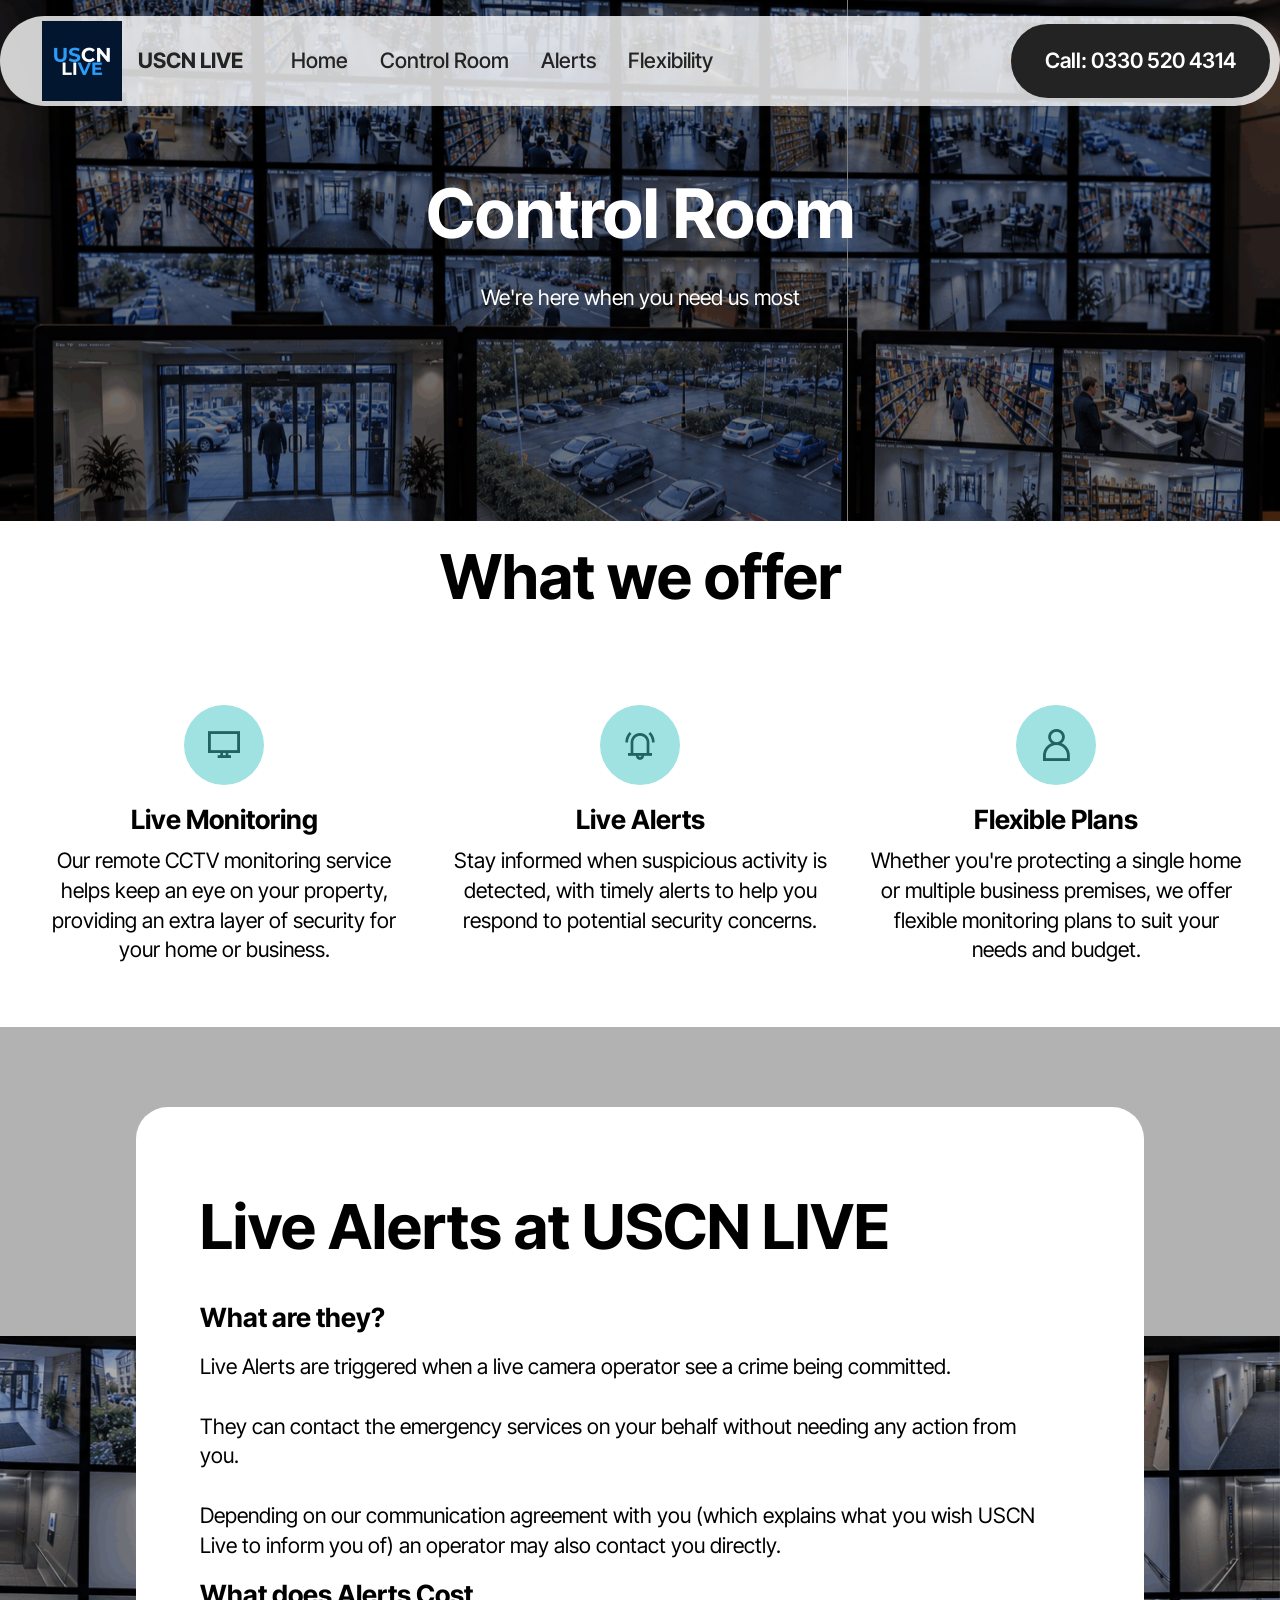
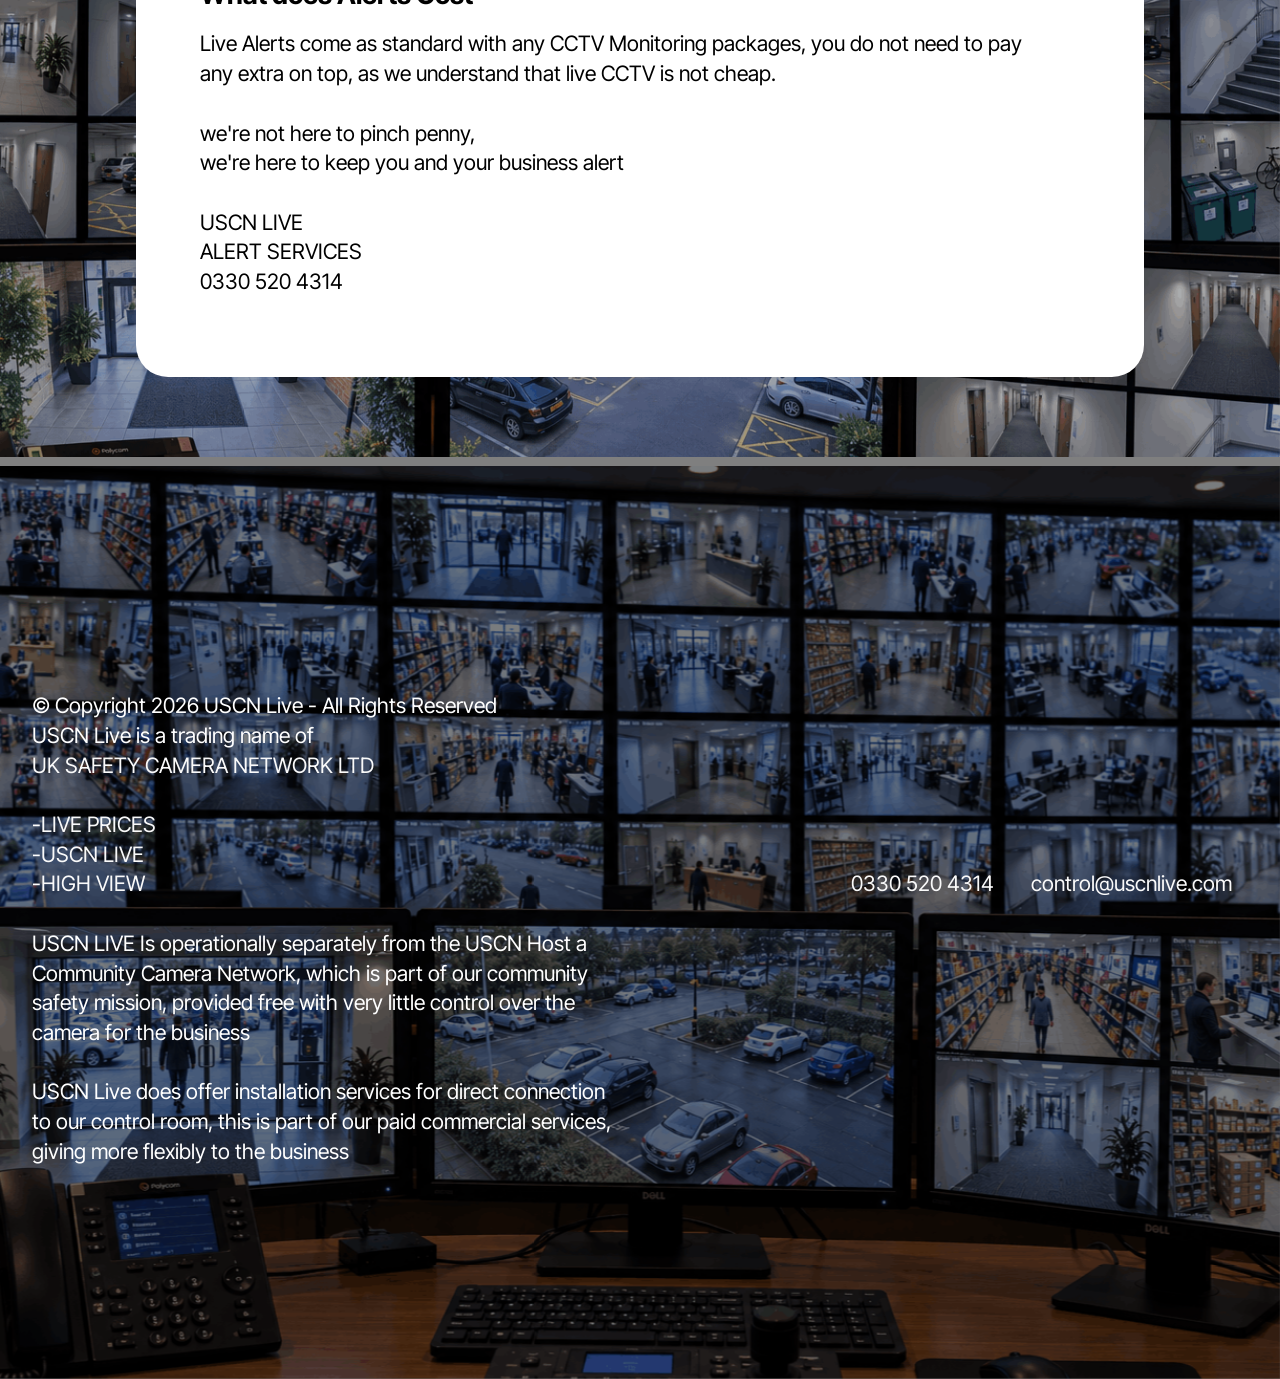
<file: livealerts.html>
<!DOCTYPE html>
<html  >
<head>
  
  <meta charset="UTF-8">
  <meta http-equiv="X-UA-Compatible" content="IE=edge">
  
  <meta name="twitter:card" content="summary_large_image"/>
  <meta name="twitter:image:src" content="assets/images/livealerts-meta.png">
  <meta property="og:image" content="assets/images/livealerts-meta.png">
  <meta name="twitter:title" content="Live Alerts USCN LIVE The Control That Communicates">
  <meta name="viewport" content="width=device-width, initial-scale=1, minimum-scale=1">
  <link rel="shortcut icon" href="assets/images/copy20of20lwg-160x160.png" type="image/x-icon">
  <meta name="description" content="">
  
  
  <title>Live Alerts USCN LIVE The Control That Communicates</title>
  <link rel="stylesheet" href="assets/web/assets/mobirise-icons2/mobirise2.css">
  <link rel="stylesheet" href="assets/bootstrap/css/bootstrap.min.css">
  <link rel="stylesheet" href="assets/parallax/jarallax.css">
  <link rel="stylesheet" href="assets/animatecss/animate.css">
  <link rel="stylesheet" href="assets/popup-overlay-plugin/style.css">
  <link rel="stylesheet" href="assets/dropdown/css/style.css">
  <link rel="stylesheet" href="assets/theme/css/style.css">
  <link rel="preload" href="https://fonts.googleapis.com/css?family=Inter+Tight:100,200,300,400,500,600,700,800,900,100i,200i,300i,400i,500i,600i,700i,800i,900i&display=swap" as="style" onload="this.onload=null;this.rel='stylesheet'">
  <noscript><link rel="stylesheet" href="https://fonts.googleapis.com/css?family=Inter+Tight:100,200,300,400,500,600,700,800,900,100i,200i,300i,400i,500i,600i,700i,800i,900i&display=swap"></noscript>
  <link rel="preload" as="style" href="assets/mobirise/css/mbr-additional.css?v=F5zuHw"><link rel="stylesheet" href="assets/mobirise/css/mbr-additional.css?v=F5zuHw" type="text/css">

  
  
  
</head>
<body>
  
  <section data-bs-version="5.1" class="menu menu1 cid-vzqXsonZvM" once="menu" id="menu01-2x">
	

	<nav class="navbar navbar-dropdown navbar-fixed-top navbar-expand-lg">
		<div class="container">
			<div class="navbar-brand">
				<span class="navbar-logo">
					<a href="index.html">
						<img src="assets/images/copy20of20lwg-160x160.png" alt="USCN" style="height: 5rem;">
					</a>
				</span>
				<span class="navbar-caption-wrap"><a class="navbar-caption text-black text-primary display-4" href="index.html">USCN LIVE</a></span>
			</div>
			<button class="navbar-toggler" type="button" data-toggle="collapse" data-bs-toggle="collapse" data-target="#navbarSupportedContent" data-bs-target="#navbarSupportedContent" aria-controls="navbarNavAltMarkup" aria-expanded="false" aria-label="Toggle navigation">
				<div class="hamburger">
					<span></span>
					<span></span>
					<span></span>
					<span></span>
				</div>
			</button>
			<div class="collapse navbar-collapse" id="navbarSupportedContent">
				<ul class="navbar-nav nav-dropdown" data-app-modern-menu="true"><li class="nav-item">
						<a class="nav-link link text-black text-primary display-4" href="index.html">Home</a>
					</li><li class="nav-item"><a class="nav-link link text-black text-primary display-4" href="controlroom.html">Control Room</a></li><li class="nav-item"><a class="nav-link link text-black text-primary display-4" href="livealerts.html">Alerts</a></li><li class="nav-item"><a class="nav-link link text-black text-primary display-4" href="flexibility.html">Flexibility</a></li></ul>
				
				<div class="navbar-buttons mbr-section-btn"><a class="btn btn-black display-4" href="tel:+443305204314">Call: 0330 520 4314</a></div>
			</div>
		</div>
	</nav>
</section>

<section data-bs-version="5.1" class="header09 startm5 cid-vzqXspaFOL mbr-parallax-background" id="header09-2y">	
    
	<div class="mbr-overlay" style="opacity: 0.5; background-color: rgb(0, 0, 0);"></div>
	
	<div class="container-fluid">
		<div class="row">
			<div class="content-wrap col-12 col-md-8">
				<h1 class="mbr-section-title mbr-fonts-style mbr-white mb-4 display-1"><strong>Control Room</strong></h1>
				
				<p class="mbr-fonts-style mbr-text mbr-white mb-4 display-7">We're here when you need us most</p>
				
			</div>
		</div>
	</div>
</section>

<section data-bs-version="5.1" class="features10 cid-vzqXsq8mbM" id="features010-2z">
  

  
  
  <div class="container">
    <div class="row justify-content-center mb-5">
      <div class="col-12 mb-0 content-head">
        <h3 class="mbr-section-title mbr-fonts-style align-center display-2">
          <strong>What we offer</strong></h3>
        
      </div>
    </div>
    <div class="row">
      
      <div class="item features-without-image col-12 col-md-6 col-lg-4 active">
        <div class="item-wrapper">
          <div class="card-box align-left">
            <div class="iconfont-wrapper mb-3">
              <a href="controlroom.html"><span class="mbr-iconfont mobi-mbri-desktop mobi-mbri"></span></a>
            </div>
            <h5 class="card-title mbr-fonts-style display-5">
              <a href="controlroom.html" class="text-primary"><strong>Live Monitoring</strong></a></h5>
            <p class="card-text mbr-fonts-style mb-3 display-7"><a href="controlroom.html" class="text-primary">Our remote CCTV monitoring service helps keep an eye on your property, providing an extra layer of security for your home or business.</a><br><br></p>
            
          </div>
        </div>
      </div><div class="item features-without-image col-12 col-md-6 col-lg-4">
        <div class="item-wrapper">
          <div class="card-box align-left">
            <div class="iconfont-wrapper mb-3">
              <span class="mbr-iconfont mobi-mbri-alert mobi-mbri"></span>
            </div>
            <h5 class="card-title mbr-fonts-style display-5"><a href="livealerts.html" class="text-primary"><strong>Live Alerts</strong></a></h5>
            <p class="card-text mbr-fonts-style mb-3 display-7"><a href="livealerts.html" class="text-primary">Stay informed when suspicious activity is detected, with timely alerts to help you respond to potential security concerns.</a></p>
            
          </div>
        </div>
      </div><div class="item features-without-image col-12 col-md-6 col-lg-4">
        <div class="item-wrapper">
          <div class="card-box align-left">
            <div class="iconfont-wrapper mb-3">
              <span class="mbr-iconfont mobi-mbri-user mobi-mbri"></span>
            </div>
            <h5 class="card-title mbr-fonts-style display-5"><strong>Flexible Plans</strong></h5>
            <p class="card-text mbr-fonts-style mb-3 display-7">Whether you're protecting a single home or multiple business premises, we offer flexible monitoring plans to suit your needs and budget.</p>
            
          </div>
        </div>
      </div>
      
    </div>
  </div>
</section>

<section data-bs-version="5.1" class="article07 cid-vzqY7URWRK mbr-parallax-background" id="article07-37">
  

  
  <div class="mbr-overlay" style="opacity: 0.3; background-color: rgb(0, 0, 0);"></div>
  <div class="container">
    <div class="row justify-content-center">
      <div class="card col-md-12 col-lg-10">
        <div class="card-wrapper">
          <h3 class="card-title mbr-fonts-style mbr-white mt-3 mb-4 display-2"><strong>Live Alerts at USCN LIVE</strong></h3>
          <div class="row card-box align-left">
            
            
            <div class="item features-without-image col-12 active">
              <div class="item-wrapper">
                <h4 class="mbr-section-subtitle mbr-fonts-style mb-3 display-5"><strong>What are they?</strong></h4>
                <p class="mbr-text mbr-fonts-style display-7">
                  Live Alerts are triggered when a live camera operator see a crime being committed. <br><br>They can contact the emergency services on your behalf without needing any action from you.<br><br>Depending on our communication agreement with you (which explains what you wish USCN Live to inform you of) an operator may also contact you directly.<br></p>
              </div>
            </div><div class="item features-without-image col-12">
              <div class="item-wrapper">
                <h4 class="mbr-section-subtitle mbr-fonts-style mb-3 display-5"><strong>What does Alerts Cost</strong></h4>
                <p class="mbr-text mbr-fonts-style display-7">
                  Live Alerts come as standard with any CCTV Monitoring packages, you do not need to pay any extra on top, as we understand that live CCTV is not cheap.<br><br>we're not here to pinch penny, <br>we're here to keep you and your business alert<br><br>USCN LIVE<br>ALERT SERVICES&nbsp;<br>0330 520 4314</p>
              </div>
            </div>
            
          </div>
          
        </div>
      </div>
    </div>
  </div>
</section>

<section data-bs-version="5.1" class="footer2 cid-vzqXsvww9g mbr-parallax-background" once="footers" id="footer02-36">
    

    
    <div class="mbr-overlay" style="opacity: 0.5; background-color: rgb(0, 0, 0);">
    </div>

    <div class="container">
        <div class="row">
            <div class="col-12 col-lg-6 center mt-2 mb-3">
                <p class="mbr-fonts-style copyright mb-0 display-7">
                    <br><br><br><br><br><br>© Copyright 2026 USCN Live - All Rights Reserved<br>USCN Live is a trading name of <br><a href="https://uscn.uk" class="text-white">UK SAFETY CAMERA NETWORK LTD</a><br><br>-<a href="https://uscnlive.com/price/" class="text-white">LIVE PRICES</a><br>-<a href="https://uscnlive.com" class="text-white">USCN LIVE</a><br>-<a href="https://highview.uscnlive.com" class="text-white">HIGH VIEW</a><br><br>USCN LIVE Is operationally separately from the USCN Host a Community Camera Network, which is part of our community safety mission, provided free with very little control over the camera for the business&nbsp;<br><br>USCN Live does offer installation services for direct connection to our control room, this is part of our paid commercial services, giving more flexibly to the business&nbsp;<a href="https://highview.uscnlive.com" class="text-white"><br></a><br><br><br><br><br></p>
            </div>
            <div class="col-12 col-lg-6 center">
                <div class="row-links mt-2 mb-3">
                    <ul class="row-links-soc">
                        
                        
                        
                        
                    <li class="row-links-soc-item mbr-fonts-style display-7"><a href="tel:+443305204314 " class="text-white">0330 520 4314&nbsp;</a></li><li class="row-links-soc-item mbr-fonts-style display-7"><a href="mailto:control@uscnlive.com" class="text-white text-primary">control@uscnlive.com<br></a><br><br></li></ul>
                </div>
            </div>
        </div>
    </div>
</section>


<script src="assets/bootstrap/js/bootstrap.bundle.min.js"></script>
  <script src="assets/parallax/jarallax.js"></script>
  <script src="assets/smoothscroll/smooth-scroll.js"></script>
  <script src="assets/ytplayer/index.js"></script>
  <script src="assets/dropdown/js/navbar-dropdown.js"></script>
  <script src="assets/theme/js/script.js"></script>
  
  
  
 <div id="scrollToTop" class="scrollToTop mbr-arrow-up"><a style="text-align: center;"><i class="mbr-arrow-up-icon mbr-arrow-up-icon-cm cm-icon cm-icon-smallarrow-up"></i></a></div>
    <input name="animation" type="hidden">
  </body>
</html>
</file>
<file: assets/web/assets/mobirise-icons2/mobirise2.css>
@font-face {
  font-family: 'Moririse2';
  font-display: swap;
  src:  url('mobirise2.eot?f2bix4');
  src:  url('mobirise2.eot?f2bix4#iefix') format('embedded-opentype'),
    url('mobirise2.woff2?f2bix4') format('woff2'),
    url('mobirise2.woff?f2bix4') format('woff'),
    url('mobirise2.ttf?f2bix4') format('truetype'),
    url('mobirise2.svg?f2bix4#mobirise2') format('svg');
  font-weight: normal;
  font-style: normal;
}

[class^="mobi-"], [class*=" mobi-"] {
  /* use !important to prevent issues with browser extensions that change fonts */
  font-family: 'Moririse2' !important;
  speak: none;
  font-style: normal;
  font-weight: normal;
  font-variant: normal;
  text-transform: none;
  line-height: 1;

  /* Better Font Rendering =========== */
  -webkit-font-smoothing: antialiased;
  -moz-osx-font-smoothing: grayscale;
}

.mobi-mbri-add-submenu:before {
  content: "\e900";
}
.mobi-mbri-alert:before {
  content: "\e901";
}
.mobi-mbri-align-center:before {
  content: "\e902";
}
.mobi-mbri-align-justify:before {
  content: "\e903";
}
.mobi-mbri-align-left:before {
  content: "\e904";
}
.mobi-mbri-align-right:before {
  content: "\e905";
}
.mobi-mbri-android:before {
  content: "\e906";
}
.mobi-mbri-apple:before {
  content: "\e907";
}
.mobi-mbri-arrow-down:before {
  content: "\e908";
}
.mobi-mbri-arrow-next:before {
  content: "\e909";
}
.mobi-mbri-arrow-prev:before {
  content: "\e90a";
}
.mobi-mbri-arrow-up:before {
  content: "\e90b";
}
.mobi-mbri-bold:before {
  content: "\e90c";
}
.mobi-mbri-bookmark:before {
  content: "\e90d";
}
.mobi-mbri-bootstrap:before {
  content: "\e90e";
}
.mobi-mbri-briefcase:before {
  content: "\e90f";
}
.mobi-mbri-browse:before {
  content: "\e910";
}
.mobi-mbri-bulleted-list:before {
  content: "\e911";
}
.mobi-mbri-calendar:before {
  content: "\e912";
}
.mobi-mbri-camera:before {
  content: "\e913";
}
.mobi-mbri-cart-add:before {
  content: "\e914";
}
.mobi-mbri-cart-full:before {
  content: "\e915";
}
.mobi-mbri-cash:before {
  content: "\e916";
}
.mobi-mbri-change-style:before {
  content: "\e917";
}
.mobi-mbri-chat:before {
  content: "\e918";
}
.mobi-mbri-clock:before {
  content: "\e919";
}
.mobi-mbri-close:before {
  content: "\e91a";
}
.mobi-mbri-cloud:before {
  content: "\e91b";
}
.mobi-mbri-code:before {
  content: "\e91c";
}
.mobi-mbri-contact-form:before {
  content: "\e91d";
}
.mobi-mbri-credit-card:before {
  content: "\e91e";
}
.mobi-mbri-cursor-click:before {
  content: "\e91f";
}
.mobi-mbri-cust-feedback:before {
  content: "\e920";
}
.mobi-mbri-database:before {
  content: "\e921";
}
.mobi-mbri-delivery:before {
  content: "\e922";
}
.mobi-mbri-desktop:before {
  content: "\e923";
}
.mobi-mbri-devices:before {
  content: "\e924";
}
.mobi-mbri-down:before {
  content: "\e925";
}
.mobi-mbri-download-2:before {
  content: "\e926";
}
.mobi-mbri-download:before {
  content: "\e927";
}
.mobi-mbri-drag-n-drop-2:before {
  content: "\e928";
}
.mobi-mbri-drag-n-drop:before {
  content: "\e929";
}
.mobi-mbri-edit-2:before {
  content: "\e92a";
}
.mobi-mbri-edit:before {
  content: "\e92b";
}
.mobi-mbri-error:before {
  content: "\e92c";
}
.mobi-mbri-extension:before {
  content: "\e92d";
}
.mobi-mbri-features:before {
  content: "\e92e";
}
.mobi-mbri-file:before {
  content: "\e92f";
}
.mobi-mbri-flag:before {
  content: "\e930";
}
.mobi-mbri-folder:before {
  content: "\e931";
}
.mobi-mbri-gift:before {
  content: "\e932";
}
.mobi-mbri-github:before {
  content: "\e933";
}
.mobi-mbri-globe-2:before {
  content: "\e934";
}
.mobi-mbri-globe:before {
  content: "\e935";
}
.mobi-mbri-growing-chart:before {
  content: "\e936";
}
.mobi-mbri-hearth:before {
  content: "\e937";
}
.mobi-mbri-help:before {
  content: "\e938";
}
.mobi-mbri-home:before {
  content: "\e939";
}
.mobi-mbri-hot-cup:before {
  content: "\e93a";
}
.mobi-mbri-idea:before {
  content: "\e93b";
}
.mobi-mbri-image-gallery:before {
  content: "\e93c";
}
.mobi-mbri-image-slider:before {
  content: "\e93d";
}
.mobi-mbri-info:before {
  content: "\e93e";
}
.mobi-mbri-italic:before {
  content: "\e93f";
}
.mobi-mbri-key:before {
  content: "\e940";
}
.mobi-mbri-laptop:before {
  content: "\e941";
}
.mobi-mbri-layers:before {
  content: "\e942";
}
.mobi-mbri-left-right:before {
  content: "\e943";
}
.mobi-mbri-left:before {
  content: "\e944";
}
.mobi-mbri-letter:before {
  content: "\e945";
}
.mobi-mbri-like:before {
  content: "\e946";
}
.mobi-mbri-link:before {
  content: "\e947";
}
.mobi-mbri-lock:before {
  content: "\e948";
}
.mobi-mbri-login:before {
  content: "\e949";
}
.mobi-mbri-logout:before {
  content: "\e94a";
}
.mobi-mbri-magic-stick:before {
  content: "\e94b";
}
.mobi-mbri-map-pin:before {
  content: "\e94c";
}
.mobi-mbri-menu:before {
  content: "\e94d";
}
.mobi-mbri-mobile-2:before {
  content: "\e94e";
}
.mobi-mbri-mobile-horizontal:before {
  content: "\e94f";
}
.mobi-mbri-mobile:before {
  content: "\e950";
}
.mobi-mbri-mobirise:before {
  content: "\e951";
}
.mobi-mbri-more-horizontal:before {
  content: "\e952";
}
.mobi-mbri-more-vertical:before {
  content: "\e953";
}
.mobi-mbri-music:before {
  content: "\e954";
}
.mobi-mbri-new-file:before {
  content: "\e955";
}
.mobi-mbri-numbered-list:before {
  content: "\e956";
}
.mobi-mbri-opened-folder:before {
  content: "\e957";
}
.mobi-mbri-pages:before {
  content: "\e958";
}
.mobi-mbri-paper-plane:before {
  content: "\e959";
}
.mobi-mbri-paperclip:before {
  content: "\e95a";
}
.mobi-mbri-phone:before {
  content: "\e95b";
}
.mobi-mbri-photo:before {
  content: "\e95c";
}
.mobi-mbri-photos:before {
  content: "\e95d";
}
.mobi-mbri-pin:before {
  content: "\e95e";
}
.mobi-mbri-play:before {
  content: "\e95f";
}
.mobi-mbri-plus:before {
  content: "\e960";
}
.mobi-mbri-preview:before {
  content: "\e961";
}
.mobi-mbri-print:before {
  content: "\e962";
}
.mobi-mbri-protect:before {
  content: "\e963";
}
.mobi-mbri-question:before {
  content: "\e964";
}
.mobi-mbri-quote-left:before {
  content: "\e965";
}
.mobi-mbri-quote-right:before {
  content: "\e966";
}
.mobi-mbri-redo:before {
  content: "\e967";
}
.mobi-mbri-refresh:before {
  content: "\e968";
}
.mobi-mbri-responsive-2:before {
  content: "\e969";
}
.mobi-mbri-responsive:before {
  content: "\e96a";
}
.mobi-mbri-right:before {
  content: "\e96b";
}
.mobi-mbri-rocket:before {
  content: "\e96c";
}
.mobi-mbri-sad-face:before {
  content: "\e96d";
}
.mobi-mbri-sale:before {
  content: "\e96e";
}
.mobi-mbri-save:before {
  content: "\e96f";
}
.mobi-mbri-search:before {
  content: "\e970";
}
.mobi-mbri-setting-2:before {
  content: "\e971";
}
.mobi-mbri-setting-3:before {
  content: "\e972";
}
.mobi-mbri-setting:before {
  content: "\e973";
}
.mobi-mbri-share:before {
  content: "\e974";
}
.mobi-mbri-shopping-bag:before {
  content: "\e975";
}
.mobi-mbri-shopping-basket:before {
  content: "\e976";
}
.mobi-mbri-shopping-cart:before {
  content: "\e977";
}
.mobi-mbri-sites:before {
  content: "\e978";
}
.mobi-mbri-smile-face:before {
  content: "\e979";
}
.mobi-mbri-speed:before {
  content: "\e97a";
}
.mobi-mbri-star:before {
  content: "\e97b";
}
.mobi-mbri-success:before {
  content: "\e97c";
}
.mobi-mbri-sun:before {
  content: "\e97d";
}
.mobi-mbri-sun2:before {
  content: "\e97e";
}
.mobi-mbri-tablet-vertical:before {
  content: "\e97f";
}
.mobi-mbri-tablet:before {
  content: "\e980";
}
.mobi-mbri-target:before {
  content: "\e981";
}
.mobi-mbri-timer:before {
  content: "\e982";
}
.mobi-mbri-to-ftp:before {
  content: "\e983";
}
.mobi-mbri-to-local-drive:before {
  content: "\e984";
}
.mobi-mbri-touch-swipe:before {
  content: "\e985";
}
.mobi-mbri-touch:before {
  content: "\e986";
}
.mobi-mbri-trash:before {
  content: "\e987";
}
.mobi-mbri-underline:before {
  content: "\e988";
}
.mobi-mbri-undo:before {
  content: "\e989";
}
.mobi-mbri-unlink:before {
  content: "\e98a";
}
.mobi-mbri-unlock:before {
  content: "\e98b";
}
.mobi-mbri-up-down:before {
  content: "\e98c";
}
.mobi-mbri-up:before {
  content: "\e98d";
}
.mobi-mbri-update:before {
  content: "\e98e";
}
.mobi-mbri-upload-2:before {
  content: "\e98f";
}
.mobi-mbri-upload:before {
  content: "\e990";
}
.mobi-mbri-user-2:before {
  content: "\e991";
}
.mobi-mbri-user:before {
  content: "\e992";
}
.mobi-mbri-users:before {
  content: "\e993";
}
.mobi-mbri-video-play:before {
  content: "\e994";
}
.mobi-mbri-video:before {
  content: "\e995";
}
.mobi-mbri-watch:before {
  content: "\e996";
}
.mobi-mbri-website-theme-2:before {
  content: "\e997";
}
.mobi-mbri-website-theme:before {
  content: "\e998";
}
.mobi-mbri-wifi:before {
  content: "\e999";
}
.mobi-mbri-windows:before {
  content: "\e99a";
}
.mobi-mbri-zoom-in:before {
  content: "\e99b";
}
.mobi-mbri-zoom-out:before {
  content: "\e99c";
}
</file>
<file: assets/parallax/jarallax.css>
.jarallax {
    position: relative;
    z-index: 0;
}
.jarallax > .jarallax-img {
    position: absolute;
    object-fit: cover;
    /* support for plugin https://github.com/bfred-it/object-fit-images */
    font-family: 'object-fit: cover;';
    top: 0;
    left: 0;
    width: 100%;
    height: 100%;
    z-index: -1;
}
</file>
<file: assets/popup-overlay-plugin/style.css>
html.is-builder .modal-backdrop.show {
    display: none !important;
}
</file>
<file: assets/dropdown/css/style.css>
.navbar-dropdown {
  left: 0;
  padding: 0;
  position: absolute;
  right: 0;
  top: 0;
  transition: all 0.45s ease;
  z-index: 1030;
  background: #282828; }
  .navbar-dropdown .navbar-logo {
    margin-right: 0.8rem;
    transition: margin 0.3s ease-in-out;
    vertical-align: middle; }
    .navbar-dropdown .navbar-logo img {
      height: 3.125rem;
      transition: all 0.3s ease-in-out; }
    .navbar-dropdown .navbar-logo.mbr-iconfont {
      font-size: 3.125rem;
      line-height: 3.125rem; }
  .navbar-dropdown .navbar-caption {
    font-weight: 700;
    white-space: normal;
    vertical-align: -4px;
    line-height: 3.125rem !important; }
    .navbar-dropdown .navbar-caption, .navbar-dropdown .navbar-caption:hover {
      color: inherit;
      text-decoration: none; }
  .navbar-dropdown .mbr-iconfont + .navbar-caption {
    vertical-align: -1px; }
  .navbar-dropdown.navbar-fixed-top {
    position: fixed; }
  .navbar-dropdown .navbar-brand span {
    vertical-align: -4px; }
  .navbar-dropdown.bg-color.transparent {
    background: none; }
  .navbar-dropdown.navbar-short .navbar-brand {
    padding: 0.625rem 0; }
    .navbar-dropdown.navbar-short .navbar-brand span {
      vertical-align: -1px; }
  .navbar-dropdown.navbar-short .navbar-caption {
    line-height: 2.375rem !important;
    vertical-align: -2px; }
  .navbar-dropdown.navbar-short .navbar-logo {
    margin-right: 0.5rem; }
    .navbar-dropdown.navbar-short .navbar-logo img {
      height: 2.375rem; }
    .navbar-dropdown.navbar-short .navbar-logo.mbr-iconfont {
      font-size: 2.375rem;
      line-height: 2.375rem; }
  .navbar-dropdown.navbar-short .mbr-table-cell {
    height: 3.625rem; }
  .navbar-dropdown .navbar-close {
    left: 0.6875rem;
    position: fixed;
    top: 0.75rem;
    z-index: 1000; }
  .navbar-dropdown .hamburger-icon {
    content: "";
    display: inline-block;
    vertical-align: middle;
    width: 16px;
    -webkit-box-shadow: 0 -6px 0 1px #282828,0 0 0 1px #282828,0 6px 0 1px #282828;
    -moz-box-shadow: 0 -6px 0 1px #282828,0 0 0 1px #282828,0 6px 0 1px #282828;
    box-shadow: 0 -6px 0 1px #282828,0 0 0 1px #282828,0 6px 0 1px #282828; }

.dropdown-menu .dropdown-toggle[data-toggle="dropdown-submenu"]::after {
  border-bottom: 0.35em solid transparent;
  border-left: 0.35em solid;
  border-right: 0;
  border-top: 0.35em solid transparent;
  margin-left: 0.3rem; }

.dropdown-menu .dropdown-item:focus {
  outline: 0; }

.nav-dropdown {
  font-size: 0.75rem;
  font-weight: 500;
  height: auto !important; }
  .nav-dropdown .nav-btn {
    padding-left: 1rem; }
  .nav-dropdown .link {
    margin: .667em 1.667em;
    font-weight: 500;
    padding: 0;
    transition: color .2s ease-in-out; }
    .nav-dropdown .link.dropdown-toggle {
      margin-right: 2.583em; }
      .nav-dropdown .link.dropdown-toggle::after {
        margin-left: .25rem;
        border-top: 0.35em solid;
        border-right: 0.35em solid transparent;
        border-left: 0.35em solid transparent;
        border-bottom: 0; }
      .nav-dropdown .link.dropdown-toggle[aria-expanded="true"] {
        margin: 0;
        padding: 0.667em 3.263em  0.667em 1.667em; }
  .nav-dropdown .link::after,
  .nav-dropdown .dropdown-item::after {
    color: inherit; }
  .nav-dropdown .btn {
    font-size: 0.75rem;
    font-weight: 700;
    letter-spacing: 0;
    margin-bottom: 0;
    padding-left: 1.25rem;
    padding-right: 1.25rem; }
  .nav-dropdown .dropdown-menu {
    border-radius: 0;
    border: 0;
    left: 0;
    margin: 0;
    padding-bottom: 1.25rem;
    padding-top: 1.25rem;
    position: relative; }
  .nav-dropdown .dropdown-submenu {
    margin-left: 0.125rem;
    top: 0; }
  .nav-dropdown .dropdown-item {
    font-weight: 500;
    line-height: 2;
    padding: 0.3846em 4.615em 0.3846em 1.5385em;
    position: relative;
    transition: color .2s ease-in-out, background-color .2s ease-in-out; }
    .nav-dropdown .dropdown-item::after {
      margin-top: -0.3077em;
      position: absolute;
      right: 1.1538em;
      top: 50%; }
    .nav-dropdown .dropdown-item:focus, .nav-dropdown .dropdown-item:hover {
      background: none; }

@media (max-width: 767px) {
  .nav-dropdown.navbar-toggleable-sm {
    bottom: 0;
    display: none;
    left: 0;
    overflow-x: hidden;
    position: fixed;
    top: 0;
    transform: translateX(-100%);
    -ms-transform: translateX(-100%);
    -webkit-transform: translateX(-100%);
    width: 18.75rem;
    z-index: 999; } }
.nav-dropdown.navbar-toggleable-xl {
  bottom: 0;
  display: none;
  left: 0;
  overflow-x: hidden;
  position: fixed;
  top: 0;
  transform: translateX(-100%);
  -ms-transform: translateX(-100%);
  -webkit-transform: translateX(-100%);
  width: 18.75rem;
  z-index: 999; }

.nav-dropdown-sm {
  display: block !important;
  overflow-x: hidden;
  overflow: auto;
  padding-top: 3.875rem; }
  .nav-dropdown-sm::after {
    content: "";
    display: block;
    height: 3rem;
    width: 100%; }
  .nav-dropdown-sm.collapse.in ~ .navbar-close {
    display: block !important; }
  .nav-dropdown-sm.collapsing, .nav-dropdown-sm.collapse.in {
    transform: translateX(0);
    -ms-transform: translateX(0);
    -webkit-transform: translateX(0);
    transition: all 0.25s ease-out;
    -webkit-transition: all 0.25s ease-out;
    background: #282828; }
  .nav-dropdown-sm.collapsing[aria-expanded="false"] {
    transform: translateX(-100%);
    -ms-transform: translateX(-100%);
    -webkit-transform: translateX(-100%); }
  .nav-dropdown-sm .nav-item {
    display: block;
    margin-left: 0 !important;
    padding-left: 0; }
  .nav-dropdown-sm .link,
  .nav-dropdown-sm .dropdown-item {
    border-top: 1px dotted rgba(255, 255, 255, 0.1);
    font-size: 0.8125rem;
    line-height: 1.6;
    margin: 0 !important;
    padding: 0.875rem 2.4rem 0.875rem 1.5625rem !important;
    position: relative;
    white-space: normal; }
    .nav-dropdown-sm .link:focus, .nav-dropdown-sm .link:hover,
    .nav-dropdown-sm .dropdown-item:focus,
    .nav-dropdown-sm .dropdown-item:hover {
      background: rgba(0, 0, 0, 0.2) !important;
      color: #c0a375; }
  .nav-dropdown-sm .nav-btn {
    position: relative;
    padding: 1.5625rem 1.5625rem 0 1.5625rem; }
    .nav-dropdown-sm .nav-btn::before {
      border-top: 1px dotted rgba(255, 255, 255, 0.1);
      content: "";
      left: 0;
      position: absolute;
      top: 0;
      width: 100%; }
    .nav-dropdown-sm .nav-btn + .nav-btn {
      padding-top: 0.625rem; }
      .nav-dropdown-sm .nav-btn + .nav-btn::before {
        display: none; }
  .nav-dropdown-sm .btn {
    padding: 0.625rem 0; }
  .nav-dropdown-sm .dropdown-toggle[data-toggle="dropdown-submenu"]::after {
    margin-left: .25rem;
    border-top: 0.35em solid;
    border-right: 0.35em solid transparent;
    border-left: 0.35em solid transparent;
    border-bottom: 0; }
  .nav-dropdown-sm .dropdown-toggle[data-toggle="dropdown-submenu"][aria-expanded="true"]::after {
    border-top: 0;
    border-right: 0.35em solid transparent;
    border-left: 0.35em solid transparent;
    border-bottom: 0.35em solid; }
  .nav-dropdown-sm .dropdown-menu {
    margin: 0;
    padding: 0;
    position: relative;
    top: 0;
    left: 0;
    width: 100%;
    border: 0;
    float: none;
    border-radius: 0;
    background: none; }
  .nav-dropdown-sm .dropdown-submenu {
    left: 100%;
    margin-left: 0.125rem;
    margin-top: -1.25rem;
    top: 0; }

.navbar-toggleable-sm .nav-dropdown .dropdown-menu {
  position: absolute; }

.navbar-toggleable-sm .nav-dropdown .dropdown-submenu {
  left: 100%;
  margin-left: 0.125rem;
  margin-top: -1.25rem;
  top: 0; }

.navbar-toggleable-sm.opened .nav-dropdown .dropdown-menu {
  position: relative; }

.navbar-toggleable-sm.opened .nav-dropdown .dropdown-submenu {
  left: 0;
  margin-left: 00rem;
  margin-top: 0rem;
  top: 0; }

.is-builder .nav-dropdown.collapsing {
  transition: none !important; }
</file>
<file: assets/theme/css/style.css>
@charset "UTF-8";
section {
  background-color: #ffffff;
}

body {
  font-style: normal;
  line-height: 1.5;
  font-weight: 400;
  color: #232323;
  position: relative;
}

button {
  background-color: transparent;
  border-color: transparent;
}

.embla__button,
.carousel-control {
  background-color: #edefea !important;
  opacity: 0.8 !important;
  color: #464845 !important;
  border-color: #edefea !important;
}

.carousel .close,
.modalWindow .close {
  background-color: #edefea !important;
  color: #464845 !important;
  border-color: #edefea !important;
  opacity: 0.8 !important;
}

.carousel .close:hover,
.modalWindow .close:hover {
  opacity: 1 !important;
}

.carousel-indicators li {
  background-color: #edefea !important;
  border: 2px solid #464845 !important;
}

.carousel-indicators li:hover,
.carousel-indicators li:active {
  opacity: 0.8 !important;
}

.embla__button:hover,
.carousel-control:hover {
  background-color: #edefea !important;
  opacity: 1 !important;
}

.modalWindow-video-container {
  height: 80%;
}

section,
.container,
.container-fluid {
  position: relative;
  word-wrap: break-word;
}

a.mbr-iconfont:hover {
  text-decoration: none;
}

.article .lead p,
.article .lead ul,
.article .lead ol,
.article .lead pre,
.article .lead blockquote {
  margin-bottom: 0;
}

a {
  font-style: normal;
  font-weight: 400;
  cursor: pointer;
}
a, a:hover {
  text-decoration: none;
}

.mbr-section-title {
  font-style: normal;
  line-height: 1.3;
}

.mbr-section-subtitle {
  line-height: 1.3;
}

.mbr-text {
  font-style: normal;
  line-height: 1.7;
}

h1,
h2,
h3,
h4,
h5,
h6,
.display-1,
.display-2,
.display-4,
.display-5,
.display-7,
span,
p,
a {
  line-height: 1;
  word-break: break-word;
  word-wrap: break-word;
  font-weight: 400;
}

b,
strong {
  font-weight: bold;
}

input:-webkit-autofill, input:-webkit-autofill:hover, input:-webkit-autofill:focus, input:-webkit-autofill:active {
  transition-delay: 9999s;
  -webkit-transition-property: background-color, color;
  transition-property: background-color, color;
}

textarea[type=hidden] {
  display: none;
}

section {
  background-position: 50% 50%;
  background-repeat: no-repeat;
  background-size: cover;
}
section .mbr-background-video,
section .mbr-background-video-preview {
  position: absolute;
  bottom: 0;
  left: 0;
  right: 0;
  top: 0;
}

.hidden {
  visibility: hidden;
}

.mbr-z-index20 {
  z-index: 20;
}

/*! Base colors */
.mbr-white {
  color: #ffffff;
}

.mbr-black {
  color: #111111;
}

.mbr-bg-white {
  background-color: #ffffff;
}

.mbr-bg-black {
  background-color: #000000;
}

/*! Text-aligns */
.align-left {
  text-align: left;
}

.align-center {
  text-align: center;
}

.align-right {
  text-align: right;
}

/*! Font-weight  */
.mbr-light {
  font-weight: 300;
}

.mbr-regular {
  font-weight: 400;
}

.mbr-semibold {
  font-weight: 500;
}

.mbr-bold {
  font-weight: 700;
}

/*! Media  */
.media-content {
  flex-basis: 100%;
}

.media-container-row {
  display: flex;
  flex-direction: row;
  flex-wrap: wrap;
  justify-content: center;
  align-content: center;
  align-items: start;
}
.media-container-row .media-size-item {
  width: 400px;
}

.media-container-column {
  display: flex;
  flex-direction: column;
  flex-wrap: wrap;
  justify-content: center;
  align-content: center;
  align-items: stretch;
}
.media-container-column > * {
  width: 100%;
}

@media (min-width: 992px) {
  .media-container-row {
    flex-wrap: nowrap;
  }
}
figure {
  margin-bottom: 0;
  overflow: hidden;
}

figure[mbr-media-size] {
  transition: width 0.1s;
}

img,
iframe {
  display: block;
  width: 100%;
}

.card {
  background-color: transparent;
  border: none;
}

.card-box {
  width: 100%;
}

.card-img {
  text-align: center;
  flex-shrink: 0;
  -webkit-flex-shrink: 0;
}

.media {
  max-width: 100%;
  margin: 0 auto;
}

.mbr-figure {
  align-self: center;
}

.media-container > div {
  max-width: 100%;
}

.mbr-figure img,
.card-img img {
  width: 100%;
}

@media (max-width: 991px) {
  .media-size-item {
    width: auto !important;
  }
  .media {
    width: auto;
  }
  .mbr-figure {
    width: 100% !important;
  }
}
/*! Buttons */
.mbr-section-btn {
  margin-left: -0.6rem;
  margin-right: -0.6rem;
  font-size: 0;
}

.btn {
  font-weight: 600;
  border-width: 1px;
  font-style: normal;
  margin: 0.6rem 0.6rem;
  white-space: normal;
  transition: all 0.2s ease-in-out;
  display: inline-flex;
  align-items: center;
  justify-content: center;
  word-break: break-word;
}

.btn-sm {
  font-weight: 600;
  letter-spacing: 0px;
  transition: all 0.3s ease-in-out;
}

.btn-md {
  font-weight: 600;
  letter-spacing: 0px;
  transition: all 0.3s ease-in-out;
}

.btn-lg {
  font-weight: 600;
  letter-spacing: 0px;
  transition: all 0.3s ease-in-out;
}

.btn-form {
  margin: 0;
}
.btn-form:hover {
  cursor: pointer;
}

nav .mbr-section-btn {
  margin-left: 0rem;
  margin-right: 0rem;
}

/*! Btn icon margin */
.btn .mbr-iconfont,
.btn.btn-sm .mbr-iconfont {
  order: 1;
  cursor: pointer;
  margin-left: 0.5rem;
  vertical-align: sub;
}

.btn.btn-md .mbr-iconfont,
.btn.btn-md .mbr-iconfont {
  margin-left: 0.8rem;
}

.mbr-regular {
  font-weight: 400;
}

.mbr-semibold {
  font-weight: 500;
}

.mbr-bold {
  font-weight: 700;
}

[type=submit] {
  -webkit-appearance: none;
}

/*! Full-screen */
.mbr-fullscreen .mbr-overlay {
  min-height: 100vh;
}

.mbr-fullscreen {
  display: flex;
  display: -moz-flex;
  display: -ms-flex;
  display: -o-flex;
  align-items: center;
  min-height: 100vh;
  padding-top: 3rem;
  padding-bottom: 3rem;
}

/*! Map */
.map {
  height: 25rem;
  position: relative;
}
.map iframe {
  width: 100%;
  height: 100%;
}

/*! Scroll to top arrow */
.mbr-arrow-up {
  bottom: 25px;
  right: 90px;
  position: fixed;
  text-align: right;
  z-index: 5000;
  color: #ffffff;
  font-size: 22px;
}

.mbr-arrow-up a {
  background: rgba(0, 0, 0, 0.2);
  border-radius: 50%;
  color: #fff;
  display: inline-block;
  height: 60px;
  width: 60px;
  border: 2px solid #fff;
  outline-style: none !important;
  position: relative;
  text-decoration: none;
  transition: all 0.3s ease-in-out;
  cursor: pointer;
  text-align: center;
}
.mbr-arrow-up a:hover {
  background-color: rgba(0, 0, 0, 0.4);
}
.mbr-arrow-up a i {
  line-height: 60px;
}

.mbr-arrow-up-icon {
  display: block;
  color: #fff;
}

.mbr-arrow-up-icon::before {
  content: "›";
  display: inline-block;
  font-family: serif;
  font-size: 22px;
  line-height: 1;
  font-style: normal;
  position: relative;
  top: 6px;
  left: -4px;
  transform: rotate(-90deg);
}

/*! Arrow Down */
.mbr-arrow {
  position: absolute;
  bottom: 45px;
  left: 50%;
  width: 60px;
  height: 60px;
  cursor: pointer;
  background-color: rgba(80, 80, 80, 0.5);
  border-radius: 50%;
  transform: translateX(-50%);
}
@media (max-width: 767px) {
  .mbr-arrow {
    display: none;
  }
}
.mbr-arrow > a {
  display: inline-block;
  text-decoration: none;
  outline-style: none;
  animation: arrowdown 1.7s ease-in-out infinite;
  color: #ffffff;
}
.mbr-arrow > a > i {
  position: absolute;
  top: -2px;
  left: 15px;
  font-size: 2rem;
}

#scrollToTop a i::before {
  content: "";
  position: absolute;
  display: block;
  border-bottom: 2.5px solid #fff;
  border-left: 2.5px solid #fff;
  width: 27.8%;
  height: 27.8%;
  left: 50%;
  top: 51%;
  transform: translateY(-30%) translateX(-50%) rotate(135deg);
}

@keyframes arrowdown {
  0% {
    transform: translateY(0px);
  }
  50% {
    transform: translateY(-5px);
  }
  100% {
    transform: translateY(0px);
  }
}
@media (max-width: 500px) {
  .mbr-arrow-up {
    left: 0;
    right: 0;
    text-align: center;
  }
}
/*Gradients animation*/
@keyframes gradient-animation {
  from {
    background-position: 0% 100%;
    animation-timing-function: ease-in-out;
  }
  to {
    background-position: 100% 0%;
    animation-timing-function: ease-in-out;
  }
}
.bg-gradient {
  background-size: 200% 200%;
  animation: gradient-animation 5s infinite alternate;
  -webkit-animation: gradient-animation 5s infinite alternate;
}

.menu .navbar-brand {
  display: -webkit-flex;
}
.menu .navbar-brand span {
  display: flex;
  display: -webkit-flex;
}
.menu .navbar-brand .navbar-caption-wrap {
  display: -webkit-flex;
}
.menu .navbar-brand .navbar-logo img {
  display: -webkit-flex;
  width: auto;
}
@media (min-width: 768px) and (max-width: 991px) {
  .menu .navbar-toggleable-sm .navbar-nav {
    display: -ms-flexbox;
  }
}
@media (max-width: 991px) {
  .menu .navbar-collapse {
    max-height: 93.5vh;
  }
  .menu .navbar-collapse.show {
    overflow: auto;
  }
}
@media (min-width: 992px) {
  .menu .navbar-nav.nav-dropdown {
    display: -webkit-flex;
  }
  .menu .navbar-toggleable-sm .navbar-collapse {
    display: -webkit-flex !important;
  }
  .menu .collapsed .navbar-collapse {
    max-height: 93.5vh;
  }
  .menu .collapsed .navbar-collapse.show {
    overflow: auto;
  }
}
@media (max-width: 767px) {
  .menu .navbar-collapse {
    max-height: 80vh;
  }
}

.nav-link .mbr-iconfont {
  margin-right: 0.5rem;
}

.navbar {
  display: -webkit-flex;
  -webkit-flex-wrap: wrap;
  -webkit-align-items: center;
  -webkit-justify-content: space-between;
}

.navbar-collapse {
  -webkit-flex-basis: 100%;
  -webkit-flex-grow: 1;
  -webkit-align-items: center;
}

.nav-dropdown .link {
  padding: 0.667em 1.667em !important;
  margin: 0 !important;
}

.nav {
  display: -webkit-flex;
  -webkit-flex-wrap: wrap;
}

.row {
  display: -webkit-flex;
  -webkit-flex-wrap: wrap;
}

.justify-content-center {
  -webkit-justify-content: center;
}

.form-inline {
  display: -webkit-flex;
}

.card-wrapper {
  -webkit-flex: 1;
}

.carousel-control {
  z-index: 10;
  display: -webkit-flex;
}

.carousel-controls {
  display: -webkit-flex;
}

.media {
  display: -webkit-flex;
}

.form-group:focus {
  outline: none;
}

.jq-selectbox__select {
  padding: 7px 0;
  position: relative;
}

.jq-selectbox__dropdown {
  overflow: hidden;
  border-radius: 10px;
  position: absolute;
  top: 100%;
  left: 0 !important;
  width: 100% !important;
}

.jq-selectbox__trigger-arrow {
  right: 0;
  transform: translateY(-50%);
}

.jq-selectbox li {
  padding: 1.07em 0.5em;
}

input[type=range] {
  padding-left: 0 !important;
  padding-right: 0 !important;
}

.modal-dialog,
.modal-content {
  height: 100%;
}

.modal-dialog .carousel-inner {
  height: calc(100vh - 1.75rem);
}
@media (max-width: 575px) {
  .modal-dialog .carousel-inner {
    height: calc(100vh - 1rem);
  }
}

.carousel-item {
  text-align: center;
}

.carousel-item img {
  margin: auto;
}

.navbar-toggler {
  align-self: flex-start;
  padding: 0.25rem 0.75rem;
  font-size: 1.25rem;
  line-height: 1;
  background: transparent;
  border: 1px solid transparent;
  border-radius: 0.25rem;
}

.navbar-toggler:focus,
.navbar-toggler:hover {
  text-decoration: none;
  box-shadow: none;
}

.navbar-toggler-icon {
  display: inline-block;
  width: 1.5em;
  height: 1.5em;
  vertical-align: middle;
  content: "";
  background: no-repeat center center;
  background-size: 100% 100%;
}

.navbar-toggler-left {
  position: absolute;
  left: 1rem;
}

.navbar-toggler-right {
  position: absolute;
  right: 1rem;
}

.card-img {
  width: auto;
}

.menu .navbar.collapsed:not(.beta-menu) {
  flex-direction: column;
}

.carousel-item.active,
.carousel-item-next,
.carousel-item-prev {
  display: flex;
}

.note-air-layout .dropup .dropdown-menu,
.note-air-layout .navbar-fixed-bottom .dropdown .dropdown-menu {
  bottom: initial !important;
}

html,
body {
  height: auto;
  min-height: 100vh;
}

.dropup .dropdown-toggle::after {
  display: none;
}

.form-asterisk {
  font-family: initial;
  position: absolute;
  top: -2px;
  font-weight: normal;
}

.form-control-label {
  position: relative;
  cursor: pointer;
  margin-bottom: 0.357em;
  padding: 0;
}

.alert {
  color: #ffffff;
  border-radius: 0;
  border: 0;
  font-size: 1.1rem;
  line-height: 1.5;
  margin-bottom: 1.875rem;
  padding: 1.25rem;
  position: relative;
  text-align: center;
}
.alert.alert-form::after {
  background-color: inherit;
  bottom: -7px;
  content: "";
  display: block;
  height: 14px;
  left: 50%;
  margin-left: -7px;
  position: absolute;
  transform: rotate(45deg);
  width: 14px;
}

.form-control {
  background-color: #ffffff;
  background-clip: border-box;
  color: #232323;
  line-height: 1rem !important;
  height: auto;
  padding: 1.2rem 2rem;
  transition: border-color 0.25s ease 0s;
  border: 1px solid transparent !important;
  border-radius: 4px;
  box-shadow: rgba(0, 0, 0, 0.07) 0px 1px 1px 0px, rgba(0, 0, 0, 0.07) 0px 1px 3px 0px, rgba(0, 0, 0, 0.03) 0px 0px 0px 1px;
}
.form-active .form-control:invalid {
  border-color: red;
}

.row > * {
  padding-right: 1rem;
  padding-left: 1rem;
}

form .row {
  margin-left: -0.6rem;
  margin-right: -0.6rem;
}
form .row [class*=col] {
  padding-left: 0.6rem;
  padding-right: 0.6rem;
}

form .mbr-section-btn {
  padding-left: 0.6rem;
  padding-right: 0.6rem;
}

form .form-check-input {
  margin-top: 0.5;
}

textarea.form-control {
  line-height: 1.5rem !important;
}

.form-group {
  margin-bottom: 1.2rem;
}

.form-control,
form .btn {
  min-height: 48px;
}

.gdpr-block label span.textGDPR input[name=gdpr] {
  top: 7px;
}

.form-control:focus {
  box-shadow: none;
}

:focus {
  outline: none;
}

.mbr-overlay {
  background-color: #000;
  bottom: 0;
  left: 0;
  opacity: 0.5;
  position: absolute;
  right: 0;
  top: 0;
  z-index: 0;
  pointer-events: none;
}

blockquote {
  font-style: italic;
  padding: 3rem;
  font-size: 1.09rem;
  position: relative;
  border-left: 3px solid;
}

ul,
ol,
pre,
blockquote {
  margin-bottom: 2.3125rem;
}

.mt-4 {
  margin-top: 2rem !important;
}

.mb-4 {
  margin-bottom: 2rem !important;
}

.container,
.container-fluid {
  padding-left: 16px;
  padding-right: 16px;
}

.row {
  margin-left: -16px;
  margin-right: -16px;
}
.row > [class*=col] {
  padding-left: 16px;
  padding-right: 16px;
}

@media (min-width: 992px) {
  .container-fluid {
    padding-left: 32px;
    padding-right: 32px;
  }
}
@media (max-width: 991px) {
  .mbr-container {
    padding-left: 16px;
    padding-right: 16px;
  }
}
.app-video-wrapper > img {
  opacity: 1;
}

.app-video-wrapper {
  background: transparent;
}

.item {
  position: relative;
}

.dropdown-menu .dropdown-menu {
  left: 100%;
}

.dropdown-item + .dropdown-menu {
  display: none;
}

.dropdown-item:hover + .dropdown-menu,
.dropdown-menu:hover {
  display: block;
}

@media (min-aspect-ratio: 16/9) {
  .mbr-video-foreground {
    height: 300% !important;
    top: -100% !important;
  }
}
@media (max-aspect-ratio: 16/9) {
  .mbr-video-foreground {
    width: 300% !important;
    left: -100% !important;
  }
}
</file>
<file: assets/recaptcha.css>
.grecaptcha-badge{
	visibility: collapse !important;  
}
</file>
<file: assets/mobirise/css/mbr-additional.css>
.btn {
  border-width: 2px;
}
img,
.card-wrap,
.card-wrapper,
.video-wrapper,
.mbr-figure iframe,
.google-map iframe,
.slide-content,
.plan,
.card,
.item-wrapper,
.item-wrapper .mbr-overlay {
  border-radius: 2rem !important;
}
.video-wrapper {
  overflow: hidden;
}
body {
  font-family: Inter Tight;
}
.display-1 {
  font-family: 'Inter Tight', sans-serif;
  font-size: 5rem;
  line-height: 1;
}
.display-1 > .mbr-iconfont {
  font-size: 6.25rem;
}
.display-2 {
  font-family: 'Inter Tight', sans-serif;
  font-size: 4.5rem;
  line-height: 1;
}
.display-2 > .mbr-iconfont {
  font-size: 5.625rem;
}
.display-4 {
  font-family: 'Inter Tight', sans-serif;
  font-size: 1.4rem;
  line-height: 1.5;
}
.display-4 > .mbr-iconfont {
  font-size: 1.75rem;
}
.display-5 {
  font-family: 'Inter Tight', sans-serif;
  font-size: 1.8rem;
  line-height: 1.5;
}
.display-5 > .mbr-iconfont {
  font-size: 2.25rem;
}
.display-7 {
  font-family: 'Inter Tight', sans-serif;
  font-size: 1.4rem;
  line-height: 1.3;
}
.display-7 > .mbr-iconfont {
  font-size: 1.75rem;
}
/* ---- Fluid typography for mobile devices ---- */
/* 1.4 - font scale ratio ( bootstrap == 1.42857 ) */
/* 100vw - current viewport width */
/* (48 - 20)  48 == 48rem == 768px, 20 == 20rem == 320px(minimal supported viewport) */
/* 0.65 - min scale variable, may vary */
@media (max-width: 992px) {
  .display-1 {
    font-size: 4rem;
  }
}
@media (max-width: 768px) {
  .display-1 {
    font-size: 3.5rem;
    font-size: calc( 2.4rem + (5 - 2.4) * ((100vw - 20rem) / (48 - 20)));
    line-height: calc( 1.1 * (2.4rem + (5 - 2.4) * ((100vw - 20rem) / (48 - 20))));
  }
  .display-2 {
    font-size: 3.6rem;
    font-size: calc( 2.225rem + (4.5 - 2.225) * ((100vw - 20rem) / (48 - 20)));
    line-height: calc( 1.3 * (2.225rem + (4.5 - 2.225) * ((100vw - 20rem) / (48 - 20))));
  }
  .display-4 {
    font-size: 1.12rem;
    font-size: calc( 1.14rem + (1.4 - 1.14) * ((100vw - 20rem) / (48 - 20)));
    line-height: calc( 1.4 * (1.14rem + (1.4 - 1.14) * ((100vw - 20rem) / (48 - 20))));
  }
  .display-5 {
    font-size: 1.44rem;
    font-size: calc( 1.28rem + (1.8 - 1.28) * ((100vw - 20rem) / (48 - 20)));
    line-height: calc( 1.4 * (1.28rem + (1.8 - 1.28) * ((100vw - 20rem) / (48 - 20))));
  }
  .display-7 {
    font-size: 1.12rem;
    font-size: calc( 1.14rem + (1.4 - 1.14) * ((100vw - 20rem) / (48 - 20)));
    line-height: calc( 1.4 * (1.14rem + (1.4 - 1.14) * ((100vw - 20rem) / (48 - 20))));
  }
}
@media (min-width: 992px) and (max-width: 1400px) {
  .display-1 {
    font-size: 3.5rem;
    font-size: calc( 2.4rem + (5 - 2.4) * ((100vw - 62rem) / (87 - 62)));
    line-height: calc( 1.1 * (2.4rem + (5 - 2.4) * ((100vw - 62rem) / (87 - 62))));
  }
  .display-2 {
    font-size: 3.6rem;
    font-size: calc( 2.225rem + (4.5 - 2.225) * ((100vw - 62rem) / (87 - 62)));
    line-height: calc( 1.3 * (2.225rem + (4.5 - 2.225) * ((100vw - 62rem) / (87 - 62))));
  }
  .display-4 {
    font-size: 1.12rem;
    font-size: calc( 1.14rem + (1.4 - 1.14) * ((100vw - 62rem) / (87 - 62)));
    line-height: calc( 1.4 * (1.14rem + (1.4 - 1.14) * ((100vw - 62rem) / (87 - 62))));
  }
  .display-5 {
    font-size: 1.44rem;
    font-size: calc( 1.28rem + (1.8 - 1.28) * ((100vw - 62rem) / (87 - 62)));
    line-height: calc( 1.4 * (1.28rem + (1.8 - 1.28) * ((100vw - 62rem) / (87 - 62))));
  }
  .display-7 {
    font-size: 1.12rem;
    font-size: calc( 1.14rem + (1.4 - 1.14) * ((100vw - 62rem) / (87 - 62)));
    line-height: calc( 1.4 * (1.14rem + (1.4 - 1.14) * ((100vw - 62rem) / (87 - 62))));
  }
}
/* Buttons */
.btn {
  padding: 1.25rem 2rem;
  border-radius: 4px;
}
@media (max-width: 767px) {
  .btn {
    padding: 0.75rem 1.5rem;
  }
}
.btn-sm {
  padding: 0.6rem 1.2rem;
  border-radius: 4px;
}
.btn-md {
  padding: 0.6rem 1.2rem;
  border-radius: 4px;
}
.btn-lg {
  padding: 1.25rem 2rem;
  border-radius: 4px;
}
.bg-primary {
  background-color: #000000 !important;
}
.bg-success {
  background-color: #3a341c !important;
}
.bg-info {
  background-color: #320707 !important;
}
.bg-warning {
  background-color: #00c4be !important;
}
.bg-danger {
  background-color: #ffea64 !important;
}
.btn-primary,
.btn-primary:active {
  background-color: #000000 !important;
  border-color: #000000 !important;
  color: #ffffff !important;
  box-shadow: none;
}
.btn-primary:hover,
.btn-primary:focus,
.btn-primary.focus,
.btn-primary.active {
  color: inherit;
  background-color: #1a1a1a !important;
  border-color: #1a1a1a !important;
  box-shadow: none;
}
.btn-primary.disabled,
.btn-primary:disabled {
  color: #ffffff !important;
  background-color: #1a1a1a !important;
  border-color: #1a1a1a !important;
}
.btn-secondary,
.btn-secondary:active {
  background-color: #ffd7ef !important;
  border-color: #ffd7ef !important;
  color: #d70081 !important;
  box-shadow: none;
}
.btn-secondary:hover,
.btn-secondary:focus,
.btn-secondary.focus,
.btn-secondary.active {
  color: inherit;
  background-color: #ffffff !important;
  border-color: #ffffff !important;
  box-shadow: none;
}
.btn-secondary.disabled,
.btn-secondary:disabled {
  color: #d70081 !important;
  background-color: #ffffff !important;
  border-color: #ffffff !important;
}
.btn-info,
.btn-info:active {
  background-color: #320707 !important;
  border-color: #320707 !important;
  color: #ffffff !important;
  box-shadow: none;
}
.btn-info:hover,
.btn-info:focus,
.btn-info.focus,
.btn-info.active {
  color: inherit;
  background-color: #5f0d0d !important;
  border-color: #5f0d0d !important;
  box-shadow: none;
}
.btn-info.disabled,
.btn-info:disabled {
  color: #ffffff !important;
  background-color: #5f0d0d !important;
  border-color: #5f0d0d !important;
}
.btn-success,
.btn-success:active {
  background-color: #3a341c !important;
  border-color: #3a341c !important;
  color: #ffffff !important;
  box-shadow: none;
}
.btn-success:hover,
.btn-success:focus,
.btn-success.focus,
.btn-success.active {
  color: inherit;
  background-color: #5c532d !important;
  border-color: #5c532d !important;
  box-shadow: none;
}
.btn-success.disabled,
.btn-success:disabled {
  color: #ffffff !important;
  background-color: #5c532d !important;
  border-color: #5c532d !important;
}
.btn-warning,
.btn-warning:active {
  background-color: #00c4be !important;
  border-color: #00c4be !important;
  color: #ffffff !important;
  box-shadow: none;
}
.btn-warning:hover,
.btn-warning:focus,
.btn-warning.focus,
.btn-warning.active {
  color: inherit;
  background-color: #00f7ef !important;
  border-color: #00f7ef !important;
  box-shadow: none;
}
.btn-warning.disabled,
.btn-warning:disabled {
  color: #ffffff !important;
  background-color: #00f7ef !important;
  border-color: #00f7ef !important;
}
.btn-danger,
.btn-danger:active {
  background-color: #ffea64 !important;
  border-color: #ffea64 !important;
  color: #645600 !important;
  box-shadow: none;
}
.btn-danger:hover,
.btn-danger:focus,
.btn-danger.focus,
.btn-danger.active {
  color: inherit;
  background-color: #fff197 !important;
  border-color: #fff197 !important;
  box-shadow: none;
}
.btn-danger.disabled,
.btn-danger:disabled {
  color: #645600 !important;
  background-color: #fff197 !important;
  border-color: #fff197 !important;
}
.btn-white,
.btn-white:active {
  background-color: #eff0ec !important;
  border-color: #eff0ec !important;
  color: #757b62 !important;
  box-shadow: none;
}
.btn-white:hover,
.btn-white:focus,
.btn-white.focus,
.btn-white.active {
  color: inherit;
  background-color: #ffffff !important;
  border-color: #ffffff !important;
  box-shadow: none;
}
.btn-white.disabled,
.btn-white:disabled {
  color: #757b62 !important;
  background-color: #ffffff !important;
  border-color: #ffffff !important;
}
.btn-black,
.btn-black:active {
  background-color: #232323 !important;
  border-color: #232323 !important;
  color: #ffffff !important;
  box-shadow: none;
}
.btn-black:hover,
.btn-black:focus,
.btn-black.focus,
.btn-black.active {
  color: inherit;
  background-color: #3d3d3d !important;
  border-color: #3d3d3d !important;
  box-shadow: none;
}
.btn-black.disabled,
.btn-black:disabled {
  color: #ffffff !important;
  background-color: #3d3d3d !important;
  border-color: #3d3d3d !important;
}
.btn-primary-outline,
.btn-primary-outline:active {
  background-color: transparent !important;
  border-color: #000000;
  color: #000000;
}
.btn-primary-outline:hover,
.btn-primary-outline:focus,
.btn-primary-outline.focus,
.btn-primary-outline.active {
  color: #000000 !important;
  background-color: transparent !important;
  border-color: #000000 !important;
  box-shadow: none !important;
}
.btn-primary-outline.disabled,
.btn-primary-outline:disabled {
  color: #ffffff !important;
  background-color: #000000 !important;
  border-color: #000000 !important;
}
.btn-secondary-outline,
.btn-secondary-outline:active {
  background-color: transparent !important;
  border-color: #ffd7ef;
  color: #ffd7ef;
}
.btn-secondary-outline:hover,
.btn-secondary-outline:focus,
.btn-secondary-outline.focus,
.btn-secondary-outline.active {
  color: #ff80cc !important;
  background-color: transparent !important;
  border-color: #ff80cc !important;
  box-shadow: none !important;
}
.btn-secondary-outline.disabled,
.btn-secondary-outline:disabled {
  color: #d70081 !important;
  background-color: #ffd7ef !important;
  border-color: #ffd7ef !important;
}
.btn-info-outline,
.btn-info-outline:active {
  background-color: transparent !important;
  border-color: #320707;
  color: #320707;
}
.btn-info-outline:hover,
.btn-info-outline:focus,
.btn-info-outline.focus,
.btn-info-outline.active {
  color: #000000 !important;
  background-color: transparent !important;
  border-color: #000000 !important;
  box-shadow: none !important;
}
.btn-info-outline.disabled,
.btn-info-outline:disabled {
  color: #ffffff !important;
  background-color: #320707 !important;
  border-color: #320707 !important;
}
.btn-success-outline,
.btn-success-outline:active {
  background-color: transparent !important;
  border-color: #3a341c;
  color: #3a341c;
}
.btn-success-outline:hover,
.btn-success-outline:focus,
.btn-success-outline.focus,
.btn-success-outline.active {
  color: #000000 !important;
  background-color: transparent !important;
  border-color: #000000 !important;
  box-shadow: none !important;
}
.btn-success-outline.disabled,
.btn-success-outline:disabled {
  color: #ffffff !important;
  background-color: #3a341c !important;
  border-color: #3a341c !important;
}
.btn-warning-outline,
.btn-warning-outline:active {
  background-color: transparent !important;
  border-color: #00c4be;
  color: #00c4be;
}
.btn-warning-outline:hover,
.btn-warning-outline:focus,
.btn-warning-outline.focus,
.btn-warning-outline.active {
  color: #006d6a !important;
  background-color: transparent !important;
  border-color: #006d6a !important;
  box-shadow: none !important;
}
.btn-warning-outline.disabled,
.btn-warning-outline:disabled {
  color: #ffffff !important;
  background-color: #00c4be !important;
  border-color: #00c4be !important;
}
.btn-danger-outline,
.btn-danger-outline:active {
  background-color: transparent !important;
  border-color: #ffea64;
  color: #ffea64;
}
.btn-danger-outline:hover,
.btn-danger-outline:focus,
.btn-danger-outline.focus,
.btn-danger-outline.active {
  color: #ffde0d !important;
  background-color: transparent !important;
  border-color: #ffde0d !important;
  box-shadow: none !important;
}
.btn-danger-outline.disabled,
.btn-danger-outline:disabled {
  color: #645600 !important;
  background-color: #ffea64 !important;
  border-color: #ffea64 !important;
}
.btn-black-outline,
.btn-black-outline:active {
  background-color: transparent !important;
  border-color: #232323;
  color: #232323;
}
.btn-black-outline:hover,
.btn-black-outline:focus,
.btn-black-outline.focus,
.btn-black-outline.active {
  color: #000000 !important;
  background-color: transparent !important;
  border-color: #000000 !important;
  box-shadow: none !important;
}
.btn-black-outline.disabled,
.btn-black-outline:disabled {
  color: #ffffff !important;
  background-color: #232323 !important;
  border-color: #232323 !important;
}
.btn-white-outline,
.btn-white-outline:active {
  background-color: transparent !important;
  border-color: #fafafa;
  color: #fafafa;
}
.btn-white-outline:hover,
.btn-white-outline:focus,
.btn-white-outline.focus,
.btn-white-outline.active {
  color: #cfcfcf !important;
  background-color: transparent !important;
  border-color: #cfcfcf !important;
  box-shadow: none !important;
}
.btn-white-outline.disabled,
.btn-white-outline:disabled {
  color: #7a7a7a !important;
  background-color: #fafafa !important;
  border-color: #fafafa !important;
}
.text-primary {
  color: #000000 !important;
}
.text-secondary {
  color: #ffd7ef !important;
}
.text-success {
  color: #3a341c !important;
}
.text-info {
  color: #320707 !important;
}
.text-warning {
  color: #00c4be !important;
}
.text-danger {
  color: #ffea64 !important;
}
.text-white {
  color: #fafafa !important;
}
.text-black {
  color: #232323 !important;
}
a.text-primary:hover,
a.text-primary:focus,
a.text-primary.active {
  color: #000000 !important;
}
a.text-secondary:hover,
a.text-secondary:focus,
a.text-secondary.active {
  color: #ff71c6 !important;
}
a.text-success:hover,
a.text-success:focus,
a.text-success.active {
  color: #000000 !important;
}
a.text-info:hover,
a.text-info:focus,
a.text-info.active {
  color: #000000 !important;
}
a.text-warning:hover,
a.text-warning:focus,
a.text-warning.active {
  color: #005e5b !important;
}
a.text-danger:hover,
a.text-danger:focus,
a.text-danger.active {
  color: #fddb00 !important;
}
a.text-white:hover,
a.text-white:focus,
a.text-white.active {
  color: #c7c7c7 !important;
}
a.text-black:hover,
a.text-black:focus,
a.text-black.active {
  color: #000000 !important;
}
a[class*="text-"]:not(.nav-link):not(.dropdown-item):not([role]):not(.navbar-caption) {
  position: relative;
  background-image: transparent;
  background-size: 10000px 2px;
  background-repeat: no-repeat;
  background-position: 0px 1.2em;
  background-position: -10000px 1.2em;
}
a[class*="text-"]:not(.nav-link):not(.dropdown-item):not([role]):not(.navbar-caption):hover {
  transition: background-position 2s ease-in-out;
  background-image: linear-gradient(currentColor 50%, currentColor 50%);
  background-position: 0px 1.2em;
}
.nav-tabs .nav-link.active {
  color: #000000;
}
.nav-tabs .nav-link:not(.active) {
  color: #232323;
}
.alert-success {
  background-color: #70c770;
}
.alert-info {
  background-color: #320707;
}
.alert-warning {
  background-color: #00c4be;
}
.alert-danger {
  background-color: #ffea64;
}
.mbr-section-btn .btn:not(.btn-form) {
  border-radius: 100px;
}
.mbr-gallery-filter li a {
  border-radius: 100px !important;
}
.mbr-gallery-filter li.active .btn {
  background-color: #000000;
  border-color: #000000;
  color: #ffffff;
}
.mbr-gallery-filter li.active .btn:focus {
  box-shadow: none;
}
.nav-tabs .nav-link {
  border-radius: 100px !important;
}
a,
a:hover {
  color: #000000;
}
.mbr-plan-header.bg-primary .mbr-plan-subtitle,
.mbr-plan-header.bg-primary .mbr-plan-price-desc {
  color: #b3b3b3;
}
.mbr-plan-header.bg-success .mbr-plan-subtitle,
.mbr-plan-header.bg-success .mbr-plan-price-desc {
  color: #c0b27c;
}
.mbr-plan-header.bg-info .mbr-plan-subtitle,
.mbr-plan-header.bg-info .mbr-plan-price-desc {
  color: #f3abab;
}
.mbr-plan-header.bg-warning .mbr-plan-subtitle,
.mbr-plan-header.bg-warning .mbr-plan-price-desc {
  color: #44fff9;
}
.mbr-plan-header.bg-danger .mbr-plan-subtitle,
.mbr-plan-header.bg-danger .mbr-plan-price-desc {
  color: #ffffff;
}
/* Scroll to top button*/
#scrollToTop a {
  border-radius: 100px;
}
.form-control {
  font-family: 'Inter Tight', sans-serif;
  font-size: 1.4rem;
  line-height: 1.3;
  font-weight: 400;
  border-radius: 40px !important;
}
.form-control > .mbr-iconfont {
  font-size: 1.75rem;
}
.form-control:hover,
.form-control:focus {
  box-shadow: rgba(0, 0, 0, 0.07) 0px 1px 1px 0px, rgba(0, 0, 0, 0.07) 0px 1px 3px 0px, rgba(0, 0, 0, 0.03) 0px 0px 0px 1px;
  border-color: #000000 !important;
}
.form-control:-webkit-input-placeholder {
  font-family: 'Inter Tight', sans-serif;
  font-size: 1.4rem;
  line-height: 1.3;
  font-weight: 400;
}
.form-control:-webkit-input-placeholder > .mbr-iconfont {
  font-size: 1.75rem;
}
blockquote {
  border-color: #000000;
}
/* Forms */
.mbr-form .input-group-btn .btn {
  border-radius: 100px !important;
}
.mbr-form .input-group-btn .btn:hover {
  box-shadow: 0 10px 40px 0 rgba(0, 0, 0, 0.2);
}
.mbr-form .input-group-btn button[type="submit"] {
  border-radius: 100px !important;
  padding: 1rem 3rem;
}
.mbr-form .input-group-btn button[type="submit"]:hover {
  box-shadow: 0 10px 40px 0 rgba(0, 0, 0, 0.2);
}
.jq-selectbox li:hover,
.jq-selectbox li.selected {
  background-color: #000000;
  color: #ffffff;
}
.jq-number__spin {
  transition: 0.25s ease;
}
.jq-number__spin:hover {
  border-color: #000000;
}
.jq-selectbox .jq-selectbox__trigger-arrow,
.jq-number__spin.minus:after,
.jq-number__spin.plus:after {
  transition: 0.4s;
  border-top-color: #232323;
  border-bottom-color: #232323;
}
.jq-selectbox:hover .jq-selectbox__trigger-arrow,
.jq-number__spin.minus:hover:after,
.jq-number__spin.plus:hover:after {
  border-top-color: #000000;
  border-bottom-color: #000000;
}
.xdsoft_datetimepicker .xdsoft_calendar td.xdsoft_default,
.xdsoft_datetimepicker .xdsoft_calendar td.xdsoft_current,
.xdsoft_datetimepicker .xdsoft_timepicker .xdsoft_time_box > div > div.xdsoft_current {
  color: #ffffff !important;
  background-color: #000000 !important;
  box-shadow: none !important;
}
.xdsoft_datetimepicker .xdsoft_calendar td:hover,
.xdsoft_datetimepicker .xdsoft_timepicker .xdsoft_time_box > div > div:hover {
  color: #000000 !important;
  background: #ffd7ef !important;
  box-shadow: none !important;
}
.lazy-bg {
  background-image: none !important;
}
.lazy-placeholder:not(section),
.lazy-none {
  display: block;
  position: relative;
  padding-bottom: 56.25%;
  width: 100%;
  height: auto;
}
iframe.lazy-placeholder,
.lazy-placeholder:after {
  content: '';
  position: absolute;
  width: 200px;
  height: 200px;
  background: transparent no-repeat center;
  background-size: contain;
  top: 50%;
  left: 50%;
  transform: translateX(-50%) translateY(-50%);
  background-image: url("data:image/svg+xml;charset=UTF-8,%3csvg width='32' height='32' viewBox='0 0 64 64' xmlns='http://www.w3.org/2000/svg' stroke='%23000000' %3e%3cg fill='none' fill-rule='evenodd'%3e%3cg transform='translate(16 16)' stroke-width='2'%3e%3ccircle stroke-opacity='.5' cx='16' cy='16' r='16'/%3e%3cpath d='M32 16c0-9.94-8.06-16-16-16'%3e%3canimateTransform attributeName='transform' type='rotate' from='0 16 16' to='360 16 16' dur='1s' repeatCount='indefinite'/%3e%3c/path%3e%3c/g%3e%3c/g%3e%3c/svg%3e");
}
section.lazy-placeholder:after {
  opacity: 0.5;
}
body {
  overflow-x: hidden;
}
a {
  transition: color 0.6s;
}
@media (max-width: 1400px) {
  .container {
    max-width: 100%;
  }
}
@media (max-width: 1400px) and (min-width: 768px) {
  .container {
    padding-left: 32px;
    padding-right: 32px;
  }
}
@media (max-width: 1400px) and (min-width: 768px) {
  .container-fluid {
    padding-left: 32px;
    padding-right: 32px;
  }
}
@media (max-width: 767px) {
  .container-fluid {
    padding-left: 16px;
    padding-right: 16px;
  }
}
*:focus-visible {
  outline: red solid 2px !important;
  outline-offset: 2px !important;
  transition: outline 0.2s ease-in-out;
}
.cid-vdd0ZykHca {
  z-index: 1000;
  width: 100%;
  position: relative;
}
.cid-vdd0ZykHca .dropdown-item:before {
  font-family: Moririse2 !important;
  content: "\e966";
  display: inline-block;
  width: 0;
  position: absolute;
  left: 1rem;
  top: 0.5rem;
  margin-right: 0.5rem;
  line-height: 1;
  font-size: inherit;
  vertical-align: middle;
  text-align: center;
  overflow: hidden;
  transform: scale(0, 1);
  transition: all 0.25s ease-in-out;
}
@media (max-width: 767px) {
  .cid-vdd0ZykHca .navbar-toggler {
    transform: scale(0.8);
  }
}
.cid-vdd0ZykHca .navbar-brand {
  flex-shrink: 0;
  align-items: center;
  margin-right: 0;
  padding: 10px 0;
  transition: all 0.3s;
  word-break: break-word;
  z-index: 1;
}
.cid-vdd0ZykHca .navbar-brand img {
  max-width: 100%;
  max-height: 100%;
  border-radius: 0px !important;
}
.cid-vdd0ZykHca .navbar-brand .navbar-caption {
  line-height: inherit !important;
}
.cid-vdd0ZykHca .navbar-brand .navbar-logo a {
  outline: none;
}
.cid-vdd0ZykHca .navbar-nav {
  margin: auto;
  margin-left: 0;
}
.cid-vdd0ZykHca .navbar-nav .nav-item {
  padding: 0 !important;
  transition: .3s all !important;
}
.cid-vdd0ZykHca .navbar-nav .nav-item .nav-link {
  padding: 16px !important;
  margin: 0 !important;
  border-radius: 1rem !important;
  transition: .3s all !important;
}
.cid-vdd0ZykHca .navbar-nav .nav-item .nav-link:hover {
  background-color: rgba(27, 31, 10, 0.06);
}
.cid-vdd0ZykHca .navbar-nav .open .nav-link::after {
  transform: rotate(180deg);
}
@media (min-width: 992px) {
  .cid-vdd0ZykHca .navbar-nav .open .nav-link::before {
    content: "";
    width: 100%;
    height: 20px;
    top: 100%;
    background: transparent;
    position: absolute;
  }
}
.cid-vdd0ZykHca .navbar-nav .dropdown-item {
  padding: 12px !important;
  border-radius: 0.5rem !important;
  margin: 0 8px !important;
  transition: .3s all !important;
}
.cid-vdd0ZykHca .navbar-nav .dropdown-item:hover {
  background-color: rgba(27, 31, 10, 0.06);
}
@media (min-width: 992px) {
  .cid-vdd0ZykHca .navbar-nav {
    padding-left: 1.5rem;
  }
}
.cid-vdd0ZykHca .nav-link {
  width: fit-content;
  position: relative;
}
.cid-vdd0ZykHca .navbar-logo {
  padding-left: 2rem;
  margin: 0 !important;
}
@media (max-width: 767px) {
  .cid-vdd0ZykHca .navbar-logo {
    padding-left: 1rem;
  }
}
.cid-vdd0ZykHca .navbar-caption {
  padding-left: 1rem;
  padding-right: .5rem;
}
@media (max-width: 767px) {
  .cid-vdd0ZykHca .nav-dropdown {
    padding-bottom: 0.5rem;
  }
}
.cid-vdd0ZykHca .nav-dropdown .link.dropdown-toggle::after {
  margin-left: 0.5rem;
  margin-top: 0.2rem;
  transition: .3s all;
}
.cid-vdd0ZykHca .container {
  display: flex;
  height: 90px;
  padding: 0.5rem 0.6rem;
  flex-wrap: nowrap;
  background: rgba(255, 255, 255, 0.8) !important;
  left: 0;
  right: 0;
  -webkit-box-pack: justify;
  -ms-flex-pack: justify;
  justify-content: flex-end;
  -webkit-box-align: center;
  -webkit-align-items: center;
  -ms-flex-align: center;
  align-items: center;
  border-radius: 100vw;
  margin-top: 1rem;
  background-color: #ffffff;
  box-shadow: 0 30px 60px 0 rgba(27, 31, 10, 0.08);
}
@media (max-width: 992px) {
  .cid-vdd0ZykHca .container {
    padding-right: 2rem;
  }
}
@media (max-width: 767px) {
  .cid-vdd0ZykHca .container {
    width: 95%;
    height: 56px !important;
    padding-right: 1rem;
    margin-top: 0rem;
  }
}
.cid-vdd0ZykHca .iconfont-wrapper {
  color: #000000 !important;
  font-size: 1.5rem;
  padding-right: 0.5rem;
}
.cid-vdd0ZykHca .dropdown-menu {
  flex-wrap: wrap;
  flex-direction: column;
  max-width: 100%;
  padding: 12px 4px !important;
  border-radius: 1.5rem;
  transition: .3s all !important;
  min-width: auto;
  background: #ffffff;
  background: rgba(255, 255, 255, 0.8) !important;
}
.cid-vdd0ZykHca .nav-item:focus,
.cid-vdd0ZykHca .nav-link:focus {
  outline: none;
}
.cid-vdd0ZykHca .dropdown .dropdown-menu .dropdown-item {
  width: auto;
  transition: all 0.25s ease-in-out;
}
.cid-vdd0ZykHca .dropdown .dropdown-menu .dropdown-item::after {
  right: 0.5rem;
}
.cid-vdd0ZykHca .dropdown .dropdown-menu .dropdown-item .mbr-iconfont {
  margin-right: 0.5rem;
  vertical-align: sub;
}
.cid-vdd0ZykHca .dropdown .dropdown-menu .dropdown-item .mbr-iconfont:before {
  display: inline-block;
  transform: scale(1, 1);
  transition: all 0.25s ease-in-out;
}
.cid-vdd0ZykHca .collapsed .dropdown-menu .dropdown-item:before {
  display: none;
}
.cid-vdd0ZykHca .collapsed .dropdown .dropdown-menu .dropdown-item {
  padding: 0.235em 1.5em 0.235em 1.5em !important;
  transition: none;
  margin: 0 !important;
}
.cid-vdd0ZykHca .navbar {
  min-height: 90px;
  transition: all 0.3s;
  border-bottom: 1px solid transparent;
  background: transparent !important;
  padding: 0 !important;
  border: none !important;
  box-shadow: none !important;
  border-radius: 0 !important;
}
.cid-vdd0ZykHca .navbar.opened {
  transition: all 0.3s;
}
.cid-vdd0ZykHca .navbar .dropdown-item {
  padding: 0.5rem 1.8rem;
}
.cid-vdd0ZykHca .navbar .navbar-logo img {
  width: auto;
}
.cid-vdd0ZykHca .navbar .navbar-collapse {
  z-index: 1;
  justify-content: flex-end;
}
.cid-vdd0ZykHca .navbar.collapsed {
  justify-content: center;
}
.cid-vdd0ZykHca .navbar.collapsed .nav-item .nav-link::before {
  display: none;
}
.cid-vdd0ZykHca .navbar.collapsed.opened .dropdown-menu {
  top: 0;
}
@media (min-width: 992px) {
  .cid-vdd0ZykHca .navbar.collapsed.opened:not(.navbar-short) .navbar-collapse {
    max-height: calc(98.5vh - 5rem);
  }
}
.cid-vdd0ZykHca .navbar.collapsed .dropdown-menu .dropdown-submenu {
  left: 0 !important;
}
.cid-vdd0ZykHca .navbar.collapsed .dropdown-menu .dropdown-item:after {
  right: auto;
}
.cid-vdd0ZykHca .navbar.collapsed .dropdown-menu .dropdown-toggle[data-toggle="dropdown-submenu"]:after {
  margin-left: 0.5rem;
  margin-top: 0.2rem;
  border-top: 0.35em solid;
  border-right: 0.35em solid transparent;
  border-left: 0.35em solid transparent;
  border-bottom: 0;
  top: 41%;
}
.cid-vdd0ZykHca .navbar.collapsed ul.navbar-nav li {
  margin: auto;
}
.cid-vdd0ZykHca .navbar.collapsed .dropdown-menu .dropdown-item {
  padding: 0.25rem 1.5rem;
  text-align: center;
}
.cid-vdd0ZykHca .navbar.collapsed .icons-menu {
  padding-left: 0;
  padding-right: 0;
  padding-top: 0.5rem;
  padding-bottom: 0.5rem;
}
@media (max-width: 767px) {
  .cid-vdd0ZykHca .navbar {
    min-height: 72px;
  }
  .cid-vdd0ZykHca .navbar .navbar-logo img {
    height: 2rem !important;
  }
}
@media (max-width: 991px) {
  .cid-vdd0ZykHca .navbar .nav-item .nav-link::before {
    display: none;
  }
  .cid-vdd0ZykHca .navbar.opened .dropdown-menu {
    top: 0;
  }
  .cid-vdd0ZykHca .navbar .dropdown-menu .dropdown-submenu {
    left: 0 !important;
  }
  .cid-vdd0ZykHca .navbar .dropdown-menu .dropdown-item:after {
    right: auto;
  }
  .cid-vdd0ZykHca .navbar .dropdown-menu .dropdown-toggle[data-toggle="dropdown-submenu"]:after {
    margin-left: 0.5rem;
    margin-top: 0.2rem;
    border-top: 0.35em solid;
    border-right: 0.35em solid transparent;
    border-left: 0.35em solid transparent;
    border-bottom: 0;
    top: 40%;
  }
  .cid-vdd0ZykHca .navbar .dropdown-menu .dropdown-item {
    padding: 0.25rem 1.5rem !important;
    text-align: center;
  }
  .cid-vdd0ZykHca .navbar .navbar-brand {
    flex-shrink: initial;
    flex-basis: auto;
    word-break: break-word;
    padding-right: 10px;
  }
  .cid-vdd0ZykHca .navbar .navbar-toggler {
    flex-basis: auto;
  }
  .cid-vdd0ZykHca .navbar .icons-menu {
    padding-left: 0;
    padding-top: 0.5rem;
    padding-bottom: 0.5rem;
  }
}
.cid-vdd0ZykHca .navbar.navbar-short .navbar-logo img {
  height: 2rem;
}
.cid-vdd0ZykHca .dropdown-item.active,
.cid-vdd0ZykHca .dropdown-item:active {
  background-color: transparent;
}
.cid-vdd0ZykHca .navbar-expand-lg .navbar-nav .nav-link {
  padding: 0;
}
.cid-vdd0ZykHca .nav-dropdown .link.dropdown-toggle {
  margin-right: 1.667em;
}
.cid-vdd0ZykHca .nav-dropdown .link.dropdown-toggle[aria-expanded="true"] {
  margin-right: 0;
  padding: 0.667em 1.667em;
}
.cid-vdd0ZykHca .navbar.navbar-expand-lg .dropdown .dropdown-menu {
  background: #ffffff;
}
.cid-vdd0ZykHca .navbar.navbar-expand-lg .dropdown .dropdown-menu .dropdown-submenu {
  margin: 0;
  left: 105%;
  transform: none;
  top: -12px;
}
.cid-vdd0ZykHca .navbar .dropdown.open > .dropdown-menu {
  display: flex;
}
.cid-vdd0ZykHca ul.navbar-nav {
  flex-wrap: wrap;
}
.cid-vdd0ZykHca .navbar-buttons {
  text-align: center;
  min-width: 140px;
}
@media (max-width: 992px) {
  .cid-vdd0ZykHca .navbar-buttons {
    text-align: left;
  }
}
.cid-vdd0ZykHca button.navbar-toggler {
  outline: none;
  width: 31px;
  height: 20px;
  cursor: pointer;
  transition: all 0.2s;
  position: relative;
  align-self: center;
}
.cid-vdd0ZykHca button.navbar-toggler .hamburger span {
  position: absolute;
  right: 0;
  width: 30px;
  height: 2px;
  border-right: 5px;
  background-color: #000000;
}
.cid-vdd0ZykHca button.navbar-toggler .hamburger span:nth-child(1) {
  top: 0;
  transition: all 0.2s;
}
.cid-vdd0ZykHca button.navbar-toggler .hamburger span:nth-child(2) {
  top: 8px;
  transition: all 0.15s;
}
.cid-vdd0ZykHca button.navbar-toggler .hamburger span:nth-child(3) {
  top: 8px;
  transition: all 0.15s;
}
.cid-vdd0ZykHca button.navbar-toggler .hamburger span:nth-child(4) {
  top: 16px;
  transition: all 0.2s;
}
.cid-vdd0ZykHca nav.opened .hamburger span:nth-child(1) {
  top: 8px;
  width: 0;
  opacity: 0;
  right: 50%;
  transition: all 0.2s;
}
.cid-vdd0ZykHca nav.opened .hamburger span:nth-child(2) {
  transform: rotate(45deg);
  transition: all 0.25s;
}
.cid-vdd0ZykHca nav.opened .hamburger span:nth-child(3) {
  transform: rotate(-45deg);
  transition: all 0.25s;
}
.cid-vdd0ZykHca nav.opened .hamburger span:nth-child(4) {
  top: 8px;
  width: 0;
  opacity: 0;
  right: 50%;
  transition: all 0.2s;
}
.cid-vdd0ZykHca .navbar-dropdown {
  padding: 0 1rem;
}
.cid-vdd0ZykHca a.nav-link {
  display: flex;
  align-items: center;
  justify-content: center;
}
.cid-vdd0ZykHca .icons-menu {
  flex-wrap: nowrap;
  display: flex;
  justify-content: center;
  padding-left: 1rem;
  padding-right: 1rem;
  padding-top: 0.3rem;
  text-align: center;
}
@media (max-width: 992px) {
  .cid-vdd0ZykHca .icons-menu {
    justify-content: flex-start;
    margin-bottom: .5rem;
  }
}
@media screen and (-ms-high-contrast: active), (-ms-high-contrast: none) {
  .cid-vdd0ZykHca .navbar {
    height: 70px;
  }
  .cid-vdd0ZykHca .navbar.opened {
    height: auto;
  }
  .cid-vdd0ZykHca .nav-item .nav-link:hover::before {
    width: 175%;
    max-width: calc(100% + 2rem);
    left: -1rem;
  }
}
.cid-vdd0ZykHca .navbar .dropdown > .dropdown-menu {
  display: none;
  width: max-content;
  max-width: 500px !important;
  transform: translateX(-50%);
  top: calc(100% + 20px);
  left: 50%;
}
.cid-vdd0ZykHca .navbar .dropdown > .dropdown-menu .dropdown-item {
  line-height: 1 !important;
}
.cid-vdd0ZykHca .navbar .dropdown > .dropdown-menu .dropdown .dropdown-item {
  align-items: center;
  display: flex;
  height: max-content !important;
  min-height: max-content !important;
}
.cid-vdd0ZykHca .navbar .dropdown > .dropdown-menu .dropdown .dropdown-item::after {
  display: inline-block;
  position: static;
  margin-left: 0.5rem;
  margin-top: 0;
  margin-right: 0;
  margin-bottom: 0;
  transition: .3s all;
  transform: rotate(-90deg);
}
.cid-vdd0ZykHca .navbar .dropdown > .dropdown-menu .dropdown.open .dropdown-item::after {
  transform: rotate(0deg);
}
.cid-vdd0ZykHca .mbr-section-btn {
  margin: -0.6rem -0.6rem;
}
.cid-vdd0ZykHca .navbar-toggler {
  margin-left: 12px;
  margin-right: 8px;
  order: 1000;
}
@media (max-width: 991px) {
  .cid-vdd0ZykHca .navbar-brand {
    margin-right: auto;
  }
  .cid-vdd0ZykHca .navbar-collapse {
    z-index: -1 !important;
    position: absolute;
    top: 110%;
    left: 0;
    width: 100%;
    padding: 1rem;
    border-radius: 1.5rem;
    background: #ffffff;
    opacity: 1;
    border-color: rgba(255, 255, 255, 0.8) !important;
    background: rgba(255, 255, 255, 0.8) !important;
    backdrop-filter: blur(8px);
  }
  .cid-vdd0ZykHca .navbar-nav .nav-item .nav-link::after {
    margin-left: 10px;
  }
  .cid-vdd0ZykHca .navbar-nav .dropdown-item:hover {
    background-color: rgba(27, 31, 10, 0.06);
  }
  .cid-vdd0ZykHca .navbar .dropdown > .dropdown-menu {
    max-width: 100% !important;
    transform: translateX(0);
    top: 10px;
    left: 0;
    padding: 8px !important;
    border-radius: 1rem;
    background-color: rgba(27, 31, 10, 0.04) !important;
  }
  .cid-vdd0ZykHca .navbar .dropdown > .dropdown-menu .dropdown-item {
    padding: 8px !important;
    line-height: 1 !important;
    margin-bottom: 4px !important;
  }
  .cid-vdd0ZykHca .navbar .dropdown > .dropdown-menu .dropdown .dropdown-item {
    align-items: center;
    display: flex;
    height: max-content !important;
    min-height: max-content !important;
  }
  .cid-vdd0ZykHca .navbar .dropdown > .dropdown-menu .dropdown .dropdown-item::after {
    display: inline-block;
    position: static;
    margin-left: 0.5rem;
    margin-top: 0;
    margin-right: 0;
    margin-bottom: 0;
    transition: .3s all;
    transform: rotate(0deg);
  }
  .cid-vdd0ZykHca .navbar .dropdown > .dropdown-menu .dropdown.open .dropdown-item::after {
    transform: rotate(180deg);
  }
  .cid-vdd0ZykHca .navbar .dropdown > .dropdown-menu .dropdown-submenu {
    position: static;
    width: 100%;
    max-width: 100% !important;
    transform: translateX(0) !important;
    top: 0;
    left: 0;
    padding: 8px !important;
    border-radius: 1rem;
    background-color: rgba(27, 31, 10, 0.04) !important;
  }
  .cid-vdd0ZykHca .navbar .dropdown.open > .dropdown-menu {
    display: flex !important;
    flex-direction: column;
    align-items: flex-start;
  }
}
@media (max-width: 575px) {
  .cid-vdd0ZykHca .navbar-collapse {
    padding: 1rem;
  }
}
.cid-vegf2ZoHhn {
  display: flex;
  background-image: url("../../../assets/images/security20control20room20monitoring20wall-1536x1024.png");
}
.cid-vegf2ZoHhn .mbr-overlay {
  background-color: #000000;
  opacity: 0.5;
}
.cid-vegf2ZoHhn .mbr-fallback-image.disabled {
  display: none;
}
.cid-vegf2ZoHhn .mbr-fallback-image {
  display: block;
  background-size: cover;
  background-position: center center;
  width: 100%;
  height: 100%;
  position: absolute;
  top: 0;
}
.cid-vegf2ZoHhn .content-wrap {
  padding: 5rem 1rem;
}
@media (min-width: 992px) {
  .cid-vegf2ZoHhn .content-wrap {
    padding: 5rem 3rem;
  }
}
@media (min-width: 768px) {
  .cid-vegf2ZoHhn {
    align-items: center;
  }
  .cid-vegf2ZoHhn .row {
    justify-content: center;
  }
}
@media (max-width: 991px) and (min-width: 768px) {
  .cid-vegf2ZoHhn .content-wrap {
    min-width: 50%;
  }
}
@media (max-width: 767px) {
  .cid-vegf2ZoHhn {
    -webkit-align-items: center;
    align-items: center;
  }
  .cid-vegf2ZoHhn .mbr-row {
    -webkit-justify-content: center;
    justify-content: center;
  }
  .cid-vegf2ZoHhn .content-wrap {
    width: 100%;
  }
}
.cid-vegf2ZoHhn .mbr-section-title {
  text-align: center;
}
.cid-vegf2ZoHhn .mbr-text,
.cid-vegf2ZoHhn .mbr-section-btn {
  text-align: center;
}
.cid-vdsv1QrUQN {
  padding-top: 1rem;
  padding-bottom: 0rem;
  background-color: #ffffff;
}
.cid-vdsv1QrUQN .mbr-fallback-image.disabled {
  display: none;
}
.cid-vdsv1QrUQN .item-wrapper {
  margin-bottom: 2rem;
  margin-top: 2rem;
}
@media (max-width: 767px) {
  .cid-vdsv1QrUQN .item-wrapper {
    margin-bottom: 1rem;
  }
}
.cid-vdsv1QrUQN .mbr-fallback-image {
  display: block;
  background-size: cover;
  background-position: center center;
  width: 100%;
  height: 100%;
  position: absolute;
  top: 0;
}
.cid-vdsv1QrUQN .mbr-iconfont {
  display: inline-flex;
  font-size: 2rem;
  color: #1f6463;
  width: 80px;
  justify-content: center;
  align-items: center;
  background: #a0e1e1;
  height: 80px;
  border-radius: 50%;
}
.cid-vdsv1QrUQN .card-title,
.cid-vdsv1QrUQN .iconfont-wrapper,
.cid-vdsv1QrUQN .card-text {
  color: #000000;
  text-align: center;
}
.cid-vdsv1QrUQN .content-head {
  max-width: 800px;
}
.cid-vdsv1QrUQN .mbr-section-title {
  color: #000000;
}
.cid-vdsv1QrUQN .mbr-section-btn {
  text-align: center;
}
.cid-vdAxlkXrCG {
  padding-top: 6rem;
  padding-bottom: 6rem;
  background-image: url("../../../assets/images/apartment20cctv20control20room-1536x1024.png");
}
.cid-vdAxlkXrCG .mbr-overlay {
  background: #000000;
  opacity: 0.5;
}
.cid-vdAxlkXrCG img,
.cid-vdAxlkXrCG .item-img {
  width: 100%;
  height: 100%;
  height: 300px;
  object-fit: cover;
}
.cid-vdAxlkXrCG .item:focus,
.cid-vdAxlkXrCG span:focus {
  outline: none;
}
.cid-vdAxlkXrCG .item {
  margin-bottom: 2rem;
}
@media (max-width: 767px) {
  .cid-vdAxlkXrCG .item {
    margin-bottom: 1rem;
  }
}
.cid-vdAxlkXrCG .item-content {
  margin-top: 2rem;
  padding: 0 2.25rem 2.25rem;
  display: flex;
  flex-direction: column;
  height: 100%;
}
@media (min-width: 992px) and (max-width: 1200px) {
  .cid-vdAxlkXrCG .item-content {
    padding: 0 1.5rem 1.5rem;
    padding-top: 1rem;
    margin-top: 1rem;
  }
}
@media (max-width: 767px) {
  .cid-vdAxlkXrCG .item-content {
    padding: 2rem 1.5rem;
    padding-top: 1rem;
    margin-top: 1rem;
  }
}
.cid-vdAxlkXrCG .item-wrapper {
  position: relative;
  background: #ffffff;
  height: 100%;
  display: flex;
  flex-flow: column nowrap;
}
.cid-vdAxlkXrCG .item-wrapper .item-footer {
  margin-top: auto;
}
.cid-vdAxlkXrCG .mbr-section-title {
  color: #ffffff;
  text-align: justify;
}
.cid-vdAxlkXrCG .item-title {
  text-align: left;
  color: #000000;
}
.cid-vdAxlkXrCG .item-subtitle {
  text-align: left;
}
.cid-vdAxlkXrCG .mbr-text,
.cid-vdAxlkXrCG .item .mbr-section-btn {
  text-align: left;
}
.cid-vdAxlkXrCG .content-head {
  max-width: 800px;
}
.cid-vdAxlkXrCG .mbr-section-subtitle,
.cid-vdAxlkXrCG .mbr-section-head .mbr-section-btn {
  color: #ffffff;
}
.cid-vddvM3TTA2 {
  padding-top: 5rem;
  padding-bottom: 5rem;
  background-color: #ffffff;
}
.cid-vddvM3TTA2 .mbr-text {
  color: #000000;
}
.cid-vddvM3TTA2 .mbr-section-subtitle {
  color: #000000;
}
.cid-vddvM3TTA2 .mbr-section-title {
  color: #000000;
}
.cid-vzqRfmXKCG {
  padding-top: 0rem;
  padding-bottom: 5rem;
  background-color: #ffffff;
}
.cid-vzqRfmXKCG .mbr-text {
  color: #000000;
}
.cid-vzqRfmXKCG .mbr-section-subtitle {
  color: #000000;
}
.cid-vzqRfmXKCG .mbr-section-title {
  color: #000000;
}
.cid-vzmeCxbpPe {
  padding-top: 5rem;
  padding-bottom: 5rem;
  background-color: #ffffff;
}
.cid-vzmeCxbpPe .mbr-fallback-image.disabled {
  display: none;
}
.cid-vzmeCxbpPe .mbr-fallback-image {
  display: block;
  background-size: cover;
  background-position: center center;
  width: 100%;
  height: 100%;
  position: absolute;
  top: 0;
}
.cid-vzmeCxbpPe .content-wrap {
  margin-bottom: 60px;
}
@media (max-width: 992px) {
  .cid-vzmeCxbpPe .content-wrap {
    margin-bottom: 32px;
  }
}
.cid-vzmeCxbpPe .card {
  justify-content: space-between;
}
.cid-vzmeCxbpPe .title-wrapper {
  margin-bottom: 32px;
}
.cid-vzmeCxbpPe .title-wrapper .mbr-section-title {
  margin-bottom: 12px;
}
.cid-vzmeCxbpPe .title-wrapper .text-wrapper .mbr-text {
  display: inline-block;
  width: 60%;
  margin-bottom: 0;
}
@media (max-width: 992px) {
  .cid-vzmeCxbpPe .title-wrapper .text-wrapper .mbr-text {
    width: 100%;
  }
}
.cid-vzmeCxbpPe .card-box {
  width: 100%;
}
@media (max-width: 992px) {
  .cid-vzmeCxbpPe .card-box {
    margin-bottom: 20px;
  }
}
.cid-vzmeCxbpPe .card-box .card-wrap {
  display: inline-flex;
  width: 50%;
  flex-direction: column;
  background-color: #ffffff;
  padding: 24px;
}
@media (max-width: 1440px) {
  .cid-vzmeCxbpPe .card-box .card-wrap {
    width: 70%;
  }
}
@media (max-width: 992px) {
  .cid-vzmeCxbpPe .card-box .card-wrap {
    padding: 20px;
    width: 100%;
  }
}
.cid-vzmeCxbpPe .card-box .card-wrap .name-wrapper .image-wrapper {
  margin-bottom: 12px;
}
.cid-vzmeCxbpPe .card-box .card-wrap .name-wrapper .image-wrapper img {
  display: inline-flex;
  width: 64px;
  height: 64px;
  border-radius: 100% !important;
  object-fit: cover;
}
.cid-vzmeCxbpPe .card-box .card-wrap .name-wrapper .mbr-name {
  margin-bottom: 0;
}
.cid-vzmeCxbpPe .card-box .card-wrap .name-wrapper .mbr-role {
  margin-bottom: 0;
}
.cid-vzmeCxbpPe .card-box .card-wrap .mbr-section-btn {
  width: 100%;
  margin-top: 38px;
  margin-bottom: -9.6px;
}
@media (max-width: 992px) {
  .cid-vzmeCxbpPe .card-box .card-wrap .mbr-section-btn {
    margin-top: 10px;
  }
}
.cid-vzmeCxbpPe .card-box .card-wrap .mbr-section-btn .btn {
  width: 100%;
}
.cid-vzmeCxbpPe .panel-group .card {
  position: relative;
  padding: 24px;
  border: none;
  background-color: #ffffff;
  margin-top: 12px;
}
@media (max-width: 992px) {
  .cid-vzmeCxbpPe .panel-group .card {
    padding: 20px;
    margin-top: 20px;
  }
}
.cid-vzmeCxbpPe .panel-group .card:first-child {
  margin-top: 0;
}
@media (max-width: 992px) {
  .cid-vzmeCxbpPe .panel-group .card:first-child {
    margin-top: 0;
  }
}
.cid-vzmeCxbpPe .panel-group .card .card-header {
  background-color: transparent;
  border: none;
  border-radius: 0;
  padding: 0;
}
.cid-vzmeCxbpPe .panel-group .card .card-header .panel-title {
  display: flex;
  justify-content: space-between;
  align-items: center;
  width: 100%;
  padding: 0;
  transition: all 0.3s ease-in-out;
}
.cid-vzmeCxbpPe .panel-group .card .card-header .panel-title .panel-title-edit {
  margin-bottom: 0;
}
.cid-vzmeCxbpPe .panel-group .card .card-header .panel-title .icon-wrapper {
  width: 40px;
  height: 40px;
  min-width: 40px;
  display: inline-flex;
  align-items: center;
  justify-content: center;
  margin-left: 12px;
  transition: all 0.3s ease-in-out;
  background-color: #000000;
  border-radius: 100%;
}
.cid-vzmeCxbpPe .panel-group .card .card-header .panel-title .icon-wrapper .mbr-iconfont {
  font-size: 14px;
  transition: all 0.3s ease-in-out;
  color: #ffffff;
}
.cid-vzmeCxbpPe .panel-group .card .card-header .panel-title:not(.collapsed) .icon-wrapper {
  background-color: #ffffff;
}
.cid-vzmeCxbpPe .panel-group .card .card-header .panel-title:not(.collapsed) .icon-wrapper .mbr-iconfont {
  transform: rotate(-45deg);
  color: #000000;
}
.cid-vzmeCxbpPe .panel-group .card .panel-collapse .panel-body {
  padding-top: 20px;
}
.cid-vzmeCxbpPe .panel-group .card .panel-collapse .panel-body .panel-text {
  margin-bottom: 0;
}
.cid-vzmeCxbpPe .mbr-section-title {
  color: #000000;
}
.cid-vzmeCxbpPe .mbr-text {
  color: #707070;
}
.cid-vzmeCxbpPe .mbr-name {
  color: #000000;
}
.cid-vzmeCxbpPe .mbr-role {
  color: #707070;
}
.cid-vzmeCxbpPe .panel-title-edit {
  color: #000000;
}
.cid-vzmeCxbpPe .panel-text {
  color: #707070;
}
.cid-vddMjXnlhv {
  padding-top: 1rem;
  padding-bottom: 6rem;
  background-color: #ffffff;
}
.cid-vddMjXnlhv .mbr-overlay {
  background-color: #ffffff;
  opacity: 0.4;
}
.cid-vddMjXnlhv form .mbr-section-btn {
  text-align: center;
  width: 100%;
}
.cid-vddMjXnlhv form .mbr-section-btn .btn {
  display: inline-flex;
}
@media (max-width: 991px) {
  .cid-vddMjXnlhv form .mbr-section-btn .btn {
    width: 100%;
  }
}
.cid-vddMjXnlhv .content-head {
  max-width: 800px;
}
.cid-vddPhBMyEW {
  padding-top: 2rem;
  padding-bottom: 0rem;
  background-color: #edefeb;
}
.cid-vddPhBMyEW .mbr-fallback-image.disabled {
  display: none;
}
.cid-vddPhBMyEW .mbr-fallback-image {
  display: block;
  background-size: cover;
  background-position: center center;
  width: 100%;
  height: 100%;
  position: absolute;
  top: 0;
}
.cid-vddPhBMyEW .row {
  justify-content: center;
}
.cid-vddPhBMyEW .item {
  margin-bottom: 2rem;
}
@media (max-width: 767px) {
  .cid-vddPhBMyEW .item {
    margin-bottom: 1rem;
  }
}
.cid-vddPhBMyEW .item .item-wrapper {
  display: flex;
  flex-direction: column;
  height: 100%;
  background: #ffffff;
  padding: 2.25rem;
}
@media (min-width: 992px) and (max-width: 1200px) {
  .cid-vddPhBMyEW .item .item-wrapper {
    padding: 2rem 1.5rem;
  }
}
@media (max-width: 767px) {
  .cid-vddPhBMyEW .item .item-wrapper {
    padding: 2rem 1.5rem;
  }
}
.cid-vddPhBMyEW .content-head {
  max-width: 800px;
}
.cid-vdruQiumK5 {
  padding-top: 3rem;
  padding-bottom: 3rem;
  background-image: url("../../../assets/images/security20control20room20monitoring20wall-1536x1024.png");
}
.cid-vdruQiumK5 .mbr-fallback-image.disabled {
  display: none;
}
.cid-vdruQiumK5 .mbr-fallback-image {
  display: block;
  background-size: cover;
  background-position: center center;
  width: 100%;
  height: 100%;
  position: absolute;
  top: 0;
}
.cid-vdruQiumK5 .copyright {
  color: #ffffff;
  text-align: left;
}
.cid-vdruQiumK5 .center {
  display: flex;
  flex-direction: column;
  justify-content: center;
}
@media (max-width: 991px) {
  .cid-vdruQiumK5 .row {
    flex-direction: column-reverse !important;
  }
  .cid-vdruQiumK5 .row .copyright {
    margin: 1rem 0 0 0;
  }
}
.cid-vdruQiumK5 .row-links {
  width: 100%;
  justify-content: center;
}
.cid-vdruQiumK5 .row-links .row-links-soc {
  list-style: none;
  display: flex;
  justify-content: right;
  flex-wrap: wrap;
  padding: 0;
  margin-bottom: 0;
}
@media (max-width: 991px) {
  .cid-vdruQiumK5 .row-links .row-links-soc {
    justify-content: center;
  }
}
.cid-vdruQiumK5 .row-links .row-links-soc li {
  padding: 0 1rem 0rem 1rem;
}
@media (max-width: 767px) {
  .cid-vdruQiumK5 .row-links .row-links-soc li {
    padding: 0 1rem 1rem 1rem;
  }
}
.cid-vdruQiumK5 .row-links .row-links-soc li p {
  margin: 0;
}
@media (max-width: 991px) {
  .cid-vdruQiumK5 .copyright {
    text-align: center;
  }
}
.cid-vdruQiumK5 row-links-soc-item {
  color: #ffffff;
}
.cid-vzqXsonZvM {
  z-index: 1000;
  width: 100%;
  position: relative;
}
.cid-vzqXsonZvM .dropdown-item:before {
  font-family: Moririse2 !important;
  content: "\e966";
  display: inline-block;
  width: 0;
  position: absolute;
  left: 1rem;
  top: 0.5rem;
  margin-right: 0.5rem;
  line-height: 1;
  font-size: inherit;
  vertical-align: middle;
  text-align: center;
  overflow: hidden;
  transform: scale(0, 1);
  transition: all 0.25s ease-in-out;
}
@media (max-width: 767px) {
  .cid-vzqXsonZvM .navbar-toggler {
    transform: scale(0.8);
  }
}
.cid-vzqXsonZvM .navbar-brand {
  flex-shrink: 0;
  align-items: center;
  margin-right: 0;
  padding: 10px 0;
  transition: all 0.3s;
  word-break: break-word;
  z-index: 1;
}
.cid-vzqXsonZvM .navbar-brand img {
  max-width: 100%;
  max-height: 100%;
  border-radius: 0px !important;
}
.cid-vzqXsonZvM .navbar-brand .navbar-caption {
  line-height: inherit !important;
}
.cid-vzqXsonZvM .navbar-brand .navbar-logo a {
  outline: none;
}
.cid-vzqXsonZvM .navbar-nav {
  margin: auto;
  margin-left: 0;
}
.cid-vzqXsonZvM .navbar-nav .nav-item {
  padding: 0 !important;
  transition: .3s all !important;
}
.cid-vzqXsonZvM .navbar-nav .nav-item .nav-link {
  padding: 16px !important;
  margin: 0 !important;
  border-radius: 1rem !important;
  transition: .3s all !important;
}
.cid-vzqXsonZvM .navbar-nav .nav-item .nav-link:hover {
  background-color: rgba(27, 31, 10, 0.06);
}
.cid-vzqXsonZvM .navbar-nav .open .nav-link::after {
  transform: rotate(180deg);
}
@media (min-width: 992px) {
  .cid-vzqXsonZvM .navbar-nav .open .nav-link::before {
    content: "";
    width: 100%;
    height: 20px;
    top: 100%;
    background: transparent;
    position: absolute;
  }
}
.cid-vzqXsonZvM .navbar-nav .dropdown-item {
  padding: 12px !important;
  border-radius: 0.5rem !important;
  margin: 0 8px !important;
  transition: .3s all !important;
}
.cid-vzqXsonZvM .navbar-nav .dropdown-item:hover {
  background-color: rgba(27, 31, 10, 0.06);
}
@media (min-width: 992px) {
  .cid-vzqXsonZvM .navbar-nav {
    padding-left: 1.5rem;
  }
}
.cid-vzqXsonZvM .nav-link {
  width: fit-content;
  position: relative;
}
.cid-vzqXsonZvM .navbar-logo {
  padding-left: 2rem;
  margin: 0 !important;
}
@media (max-width: 767px) {
  .cid-vzqXsonZvM .navbar-logo {
    padding-left: 1rem;
  }
}
.cid-vzqXsonZvM .navbar-caption {
  padding-left: 1rem;
  padding-right: .5rem;
}
@media (max-width: 767px) {
  .cid-vzqXsonZvM .nav-dropdown {
    padding-bottom: 0.5rem;
  }
}
.cid-vzqXsonZvM .nav-dropdown .link.dropdown-toggle::after {
  margin-left: 0.5rem;
  margin-top: 0.2rem;
  transition: .3s all;
}
.cid-vzqXsonZvM .container {
  display: flex;
  height: 90px;
  padding: 0.5rem 0.6rem;
  flex-wrap: nowrap;
  background: rgba(255, 255, 255, 0.8) !important;
  left: 0;
  right: 0;
  -webkit-box-pack: justify;
  -ms-flex-pack: justify;
  justify-content: flex-end;
  -webkit-box-align: center;
  -webkit-align-items: center;
  -ms-flex-align: center;
  align-items: center;
  border-radius: 100vw;
  margin-top: 1rem;
  background-color: #ffffff;
  box-shadow: 0 30px 60px 0 rgba(27, 31, 10, 0.08);
}
@media (max-width: 992px) {
  .cid-vzqXsonZvM .container {
    padding-right: 2rem;
  }
}
@media (max-width: 767px) {
  .cid-vzqXsonZvM .container {
    width: 95%;
    height: 56px !important;
    padding-right: 1rem;
    margin-top: 0rem;
  }
}
.cid-vzqXsonZvM .iconfont-wrapper {
  color: #000000 !important;
  font-size: 1.5rem;
  padding-right: 0.5rem;
}
.cid-vzqXsonZvM .dropdown-menu {
  flex-wrap: wrap;
  flex-direction: column;
  max-width: 100%;
  padding: 12px 4px !important;
  border-radius: 1.5rem;
  transition: .3s all !important;
  min-width: auto;
  background: #ffffff;
  background: rgba(255, 255, 255, 0.8) !important;
}
.cid-vzqXsonZvM .nav-item:focus,
.cid-vzqXsonZvM .nav-link:focus {
  outline: none;
}
.cid-vzqXsonZvM .dropdown .dropdown-menu .dropdown-item {
  width: auto;
  transition: all 0.25s ease-in-out;
}
.cid-vzqXsonZvM .dropdown .dropdown-menu .dropdown-item::after {
  right: 0.5rem;
}
.cid-vzqXsonZvM .dropdown .dropdown-menu .dropdown-item .mbr-iconfont {
  margin-right: 0.5rem;
  vertical-align: sub;
}
.cid-vzqXsonZvM .dropdown .dropdown-menu .dropdown-item .mbr-iconfont:before {
  display: inline-block;
  transform: scale(1, 1);
  transition: all 0.25s ease-in-out;
}
.cid-vzqXsonZvM .collapsed .dropdown-menu .dropdown-item:before {
  display: none;
}
.cid-vzqXsonZvM .collapsed .dropdown .dropdown-menu .dropdown-item {
  padding: 0.235em 1.5em 0.235em 1.5em !important;
  transition: none;
  margin: 0 !important;
}
.cid-vzqXsonZvM .navbar {
  min-height: 90px;
  transition: all 0.3s;
  border-bottom: 1px solid transparent;
  background: transparent !important;
  padding: 0 !important;
  border: none !important;
  box-shadow: none !important;
  border-radius: 0 !important;
}
.cid-vzqXsonZvM .navbar.opened {
  transition: all 0.3s;
}
.cid-vzqXsonZvM .navbar .dropdown-item {
  padding: 0.5rem 1.8rem;
}
.cid-vzqXsonZvM .navbar .navbar-logo img {
  width: auto;
}
.cid-vzqXsonZvM .navbar .navbar-collapse {
  z-index: 1;
  justify-content: flex-end;
}
.cid-vzqXsonZvM .navbar.collapsed {
  justify-content: center;
}
.cid-vzqXsonZvM .navbar.collapsed .nav-item .nav-link::before {
  display: none;
}
.cid-vzqXsonZvM .navbar.collapsed.opened .dropdown-menu {
  top: 0;
}
@media (min-width: 992px) {
  .cid-vzqXsonZvM .navbar.collapsed.opened:not(.navbar-short) .navbar-collapse {
    max-height: calc(98.5vh - 5rem);
  }
}
.cid-vzqXsonZvM .navbar.collapsed .dropdown-menu .dropdown-submenu {
  left: 0 !important;
}
.cid-vzqXsonZvM .navbar.collapsed .dropdown-menu .dropdown-item:after {
  right: auto;
}
.cid-vzqXsonZvM .navbar.collapsed .dropdown-menu .dropdown-toggle[data-toggle="dropdown-submenu"]:after {
  margin-left: 0.5rem;
  margin-top: 0.2rem;
  border-top: 0.35em solid;
  border-right: 0.35em solid transparent;
  border-left: 0.35em solid transparent;
  border-bottom: 0;
  top: 41%;
}
.cid-vzqXsonZvM .navbar.collapsed ul.navbar-nav li {
  margin: auto;
}
.cid-vzqXsonZvM .navbar.collapsed .dropdown-menu .dropdown-item {
  padding: 0.25rem 1.5rem;
  text-align: center;
}
.cid-vzqXsonZvM .navbar.collapsed .icons-menu {
  padding-left: 0;
  padding-right: 0;
  padding-top: 0.5rem;
  padding-bottom: 0.5rem;
}
@media (max-width: 767px) {
  .cid-vzqXsonZvM .navbar {
    min-height: 72px;
  }
  .cid-vzqXsonZvM .navbar .navbar-logo img {
    height: 2rem !important;
  }
}
@media (max-width: 991px) {
  .cid-vzqXsonZvM .navbar .nav-item .nav-link::before {
    display: none;
  }
  .cid-vzqXsonZvM .navbar.opened .dropdown-menu {
    top: 0;
  }
  .cid-vzqXsonZvM .navbar .dropdown-menu .dropdown-submenu {
    left: 0 !important;
  }
  .cid-vzqXsonZvM .navbar .dropdown-menu .dropdown-item:after {
    right: auto;
  }
  .cid-vzqXsonZvM .navbar .dropdown-menu .dropdown-toggle[data-toggle="dropdown-submenu"]:after {
    margin-left: 0.5rem;
    margin-top: 0.2rem;
    border-top: 0.35em solid;
    border-right: 0.35em solid transparent;
    border-left: 0.35em solid transparent;
    border-bottom: 0;
    top: 40%;
  }
  .cid-vzqXsonZvM .navbar .dropdown-menu .dropdown-item {
    padding: 0.25rem 1.5rem !important;
    text-align: center;
  }
  .cid-vzqXsonZvM .navbar .navbar-brand {
    flex-shrink: initial;
    flex-basis: auto;
    word-break: break-word;
    padding-right: 10px;
  }
  .cid-vzqXsonZvM .navbar .navbar-toggler {
    flex-basis: auto;
  }
  .cid-vzqXsonZvM .navbar .icons-menu {
    padding-left: 0;
    padding-top: 0.5rem;
    padding-bottom: 0.5rem;
  }
}
.cid-vzqXsonZvM .navbar.navbar-short .navbar-logo img {
  height: 2rem;
}
.cid-vzqXsonZvM .dropdown-item.active,
.cid-vzqXsonZvM .dropdown-item:active {
  background-color: transparent;
}
.cid-vzqXsonZvM .navbar-expand-lg .navbar-nav .nav-link {
  padding: 0;
}
.cid-vzqXsonZvM .nav-dropdown .link.dropdown-toggle {
  margin-right: 1.667em;
}
.cid-vzqXsonZvM .nav-dropdown .link.dropdown-toggle[aria-expanded="true"] {
  margin-right: 0;
  padding: 0.667em 1.667em;
}
.cid-vzqXsonZvM .navbar.navbar-expand-lg .dropdown .dropdown-menu {
  background: #ffffff;
}
.cid-vzqXsonZvM .navbar.navbar-expand-lg .dropdown .dropdown-menu .dropdown-submenu {
  margin: 0;
  left: 105%;
  transform: none;
  top: -12px;
}
.cid-vzqXsonZvM .navbar .dropdown.open > .dropdown-menu {
  display: flex;
}
.cid-vzqXsonZvM ul.navbar-nav {
  flex-wrap: wrap;
}
.cid-vzqXsonZvM .navbar-buttons {
  text-align: center;
  min-width: 140px;
}
@media (max-width: 992px) {
  .cid-vzqXsonZvM .navbar-buttons {
    text-align: left;
  }
}
.cid-vzqXsonZvM button.navbar-toggler {
  outline: none;
  width: 31px;
  height: 20px;
  cursor: pointer;
  transition: all 0.2s;
  position: relative;
  align-self: center;
}
.cid-vzqXsonZvM button.navbar-toggler .hamburger span {
  position: absolute;
  right: 0;
  width: 30px;
  height: 2px;
  border-right: 5px;
  background-color: #000000;
}
.cid-vzqXsonZvM button.navbar-toggler .hamburger span:nth-child(1) {
  top: 0;
  transition: all 0.2s;
}
.cid-vzqXsonZvM button.navbar-toggler .hamburger span:nth-child(2) {
  top: 8px;
  transition: all 0.15s;
}
.cid-vzqXsonZvM button.navbar-toggler .hamburger span:nth-child(3) {
  top: 8px;
  transition: all 0.15s;
}
.cid-vzqXsonZvM button.navbar-toggler .hamburger span:nth-child(4) {
  top: 16px;
  transition: all 0.2s;
}
.cid-vzqXsonZvM nav.opened .hamburger span:nth-child(1) {
  top: 8px;
  width: 0;
  opacity: 0;
  right: 50%;
  transition: all 0.2s;
}
.cid-vzqXsonZvM nav.opened .hamburger span:nth-child(2) {
  transform: rotate(45deg);
  transition: all 0.25s;
}
.cid-vzqXsonZvM nav.opened .hamburger span:nth-child(3) {
  transform: rotate(-45deg);
  transition: all 0.25s;
}
.cid-vzqXsonZvM nav.opened .hamburger span:nth-child(4) {
  top: 8px;
  width: 0;
  opacity: 0;
  right: 50%;
  transition: all 0.2s;
}
.cid-vzqXsonZvM .navbar-dropdown {
  padding: 0 1rem;
}
.cid-vzqXsonZvM a.nav-link {
  display: flex;
  align-items: center;
  justify-content: center;
}
.cid-vzqXsonZvM .icons-menu {
  flex-wrap: nowrap;
  display: flex;
  justify-content: center;
  padding-left: 1rem;
  padding-right: 1rem;
  padding-top: 0.3rem;
  text-align: center;
}
@media (max-width: 992px) {
  .cid-vzqXsonZvM .icons-menu {
    justify-content: flex-start;
    margin-bottom: .5rem;
  }
}
@media screen and (-ms-high-contrast: active), (-ms-high-contrast: none) {
  .cid-vzqXsonZvM .navbar {
    height: 70px;
  }
  .cid-vzqXsonZvM .navbar.opened {
    height: auto;
  }
  .cid-vzqXsonZvM .nav-item .nav-link:hover::before {
    width: 175%;
    max-width: calc(100% + 2rem);
    left: -1rem;
  }
}
.cid-vzqXsonZvM .navbar .dropdown > .dropdown-menu {
  display: none;
  width: max-content;
  max-width: 500px !important;
  transform: translateX(-50%);
  top: calc(100% + 20px);
  left: 50%;
}
.cid-vzqXsonZvM .navbar .dropdown > .dropdown-menu .dropdown-item {
  line-height: 1 !important;
}
.cid-vzqXsonZvM .navbar .dropdown > .dropdown-menu .dropdown .dropdown-item {
  align-items: center;
  display: flex;
  height: max-content !important;
  min-height: max-content !important;
}
.cid-vzqXsonZvM .navbar .dropdown > .dropdown-menu .dropdown .dropdown-item::after {
  display: inline-block;
  position: static;
  margin-left: 0.5rem;
  margin-top: 0;
  margin-right: 0;
  margin-bottom: 0;
  transition: .3s all;
  transform: rotate(-90deg);
}
.cid-vzqXsonZvM .navbar .dropdown > .dropdown-menu .dropdown.open .dropdown-item::after {
  transform: rotate(0deg);
}
.cid-vzqXsonZvM .mbr-section-btn {
  margin: -0.6rem -0.6rem;
}
.cid-vzqXsonZvM .navbar-toggler {
  margin-left: 12px;
  margin-right: 8px;
  order: 1000;
}
@media (max-width: 991px) {
  .cid-vzqXsonZvM .navbar-brand {
    margin-right: auto;
  }
  .cid-vzqXsonZvM .navbar-collapse {
    z-index: -1 !important;
    position: absolute;
    top: 110%;
    left: 0;
    width: 100%;
    padding: 1rem;
    border-radius: 1.5rem;
    background: #ffffff;
    opacity: 1;
    border-color: rgba(255, 255, 255, 0.8) !important;
    background: rgba(255, 255, 255, 0.8) !important;
    backdrop-filter: blur(8px);
  }
  .cid-vzqXsonZvM .navbar-nav .nav-item .nav-link::after {
    margin-left: 10px;
  }
  .cid-vzqXsonZvM .navbar-nav .dropdown-item:hover {
    background-color: rgba(27, 31, 10, 0.06);
  }
  .cid-vzqXsonZvM .navbar .dropdown > .dropdown-menu {
    max-width: 100% !important;
    transform: translateX(0);
    top: 10px;
    left: 0;
    padding: 8px !important;
    border-radius: 1rem;
    background-color: rgba(27, 31, 10, 0.04) !important;
  }
  .cid-vzqXsonZvM .navbar .dropdown > .dropdown-menu .dropdown-item {
    padding: 8px !important;
    line-height: 1 !important;
    margin-bottom: 4px !important;
  }
  .cid-vzqXsonZvM .navbar .dropdown > .dropdown-menu .dropdown .dropdown-item {
    align-items: center;
    display: flex;
    height: max-content !important;
    min-height: max-content !important;
  }
  .cid-vzqXsonZvM .navbar .dropdown > .dropdown-menu .dropdown .dropdown-item::after {
    display: inline-block;
    position: static;
    margin-left: 0.5rem;
    margin-top: 0;
    margin-right: 0;
    margin-bottom: 0;
    transition: .3s all;
    transform: rotate(0deg);
  }
  .cid-vzqXsonZvM .navbar .dropdown > .dropdown-menu .dropdown.open .dropdown-item::after {
    transform: rotate(180deg);
  }
  .cid-vzqXsonZvM .navbar .dropdown > .dropdown-menu .dropdown-submenu {
    position: static;
    width: 100%;
    max-width: 100% !important;
    transform: translateX(0) !important;
    top: 0;
    left: 0;
    padding: 8px !important;
    border-radius: 1rem;
    background-color: rgba(27, 31, 10, 0.04) !important;
  }
  .cid-vzqXsonZvM .navbar .dropdown.open > .dropdown-menu {
    display: flex !important;
    flex-direction: column;
    align-items: flex-start;
  }
}
@media (max-width: 575px) {
  .cid-vzqXsonZvM .navbar-collapse {
    padding: 1rem;
  }
}
.cid-vzqXspaFOL {
  display: flex;
  padding-top: 6rem;
  padding-bottom: 6rem;
  background-image: url("../../../assets/images/security20control20room20monitoring20wall-1536x1024.png");
}
.cid-vzqXspaFOL .mbr-overlay {
  background-color: #000000;
  opacity: 0.5;
}
.cid-vzqXspaFOL .mbr-fallback-image.disabled {
  display: none;
}
.cid-vzqXspaFOL .mbr-fallback-image {
  display: block;
  background-size: cover;
  background-position: center center;
  width: 100%;
  height: 100%;
  position: absolute;
  top: 0;
}
.cid-vzqXspaFOL .content-wrap {
  padding: 5rem 1rem;
}
@media (min-width: 992px) {
  .cid-vzqXspaFOL .content-wrap {
    padding: 5rem 3rem;
  }
}
@media (min-width: 768px) {
  .cid-vzqXspaFOL {
    align-items: center;
  }
  .cid-vzqXspaFOL .row {
    justify-content: center;
  }
}
@media (max-width: 991px) and (min-width: 768px) {
  .cid-vzqXspaFOL .content-wrap {
    min-width: 50%;
  }
}
@media (max-width: 767px) {
  .cid-vzqXspaFOL {
    -webkit-align-items: center;
    align-items: center;
  }
  .cid-vzqXspaFOL .mbr-row {
    -webkit-justify-content: center;
    justify-content: center;
  }
  .cid-vzqXspaFOL .content-wrap {
    width: 100%;
  }
}
.cid-vzqXspaFOL .mbr-section-title {
  text-align: center;
}
.cid-vzqXspaFOL .mbr-text,
.cid-vzqXspaFOL .mbr-section-btn {
  text-align: center;
}
.cid-vzqXsq8mbM {
  padding-top: 1rem;
  padding-bottom: 0rem;
  background-color: #ffffff;
}
.cid-vzqXsq8mbM .mbr-fallback-image.disabled {
  display: none;
}
.cid-vzqXsq8mbM .item-wrapper {
  margin-bottom: 2rem;
  margin-top: 2rem;
}
@media (max-width: 767px) {
  .cid-vzqXsq8mbM .item-wrapper {
    margin-bottom: 1rem;
  }
}
.cid-vzqXsq8mbM .mbr-fallback-image {
  display: block;
  background-size: cover;
  background-position: center center;
  width: 100%;
  height: 100%;
  position: absolute;
  top: 0;
}
.cid-vzqXsq8mbM .mbr-iconfont {
  display: inline-flex;
  font-size: 2rem;
  color: #1f6463;
  width: 80px;
  justify-content: center;
  align-items: center;
  background: #a0e1e1;
  height: 80px;
  border-radius: 50%;
}
.cid-vzqXsq8mbM .card-title,
.cid-vzqXsq8mbM .iconfont-wrapper,
.cid-vzqXsq8mbM .card-text {
  color: #000000;
  text-align: center;
}
.cid-vzqXsq8mbM .content-head {
  max-width: 800px;
}
.cid-vzqXsq8mbM .mbr-section-title {
  color: #000000;
}
.cid-vzqXsq8mbM .mbr-section-btn {
  text-align: center;
}
.cid-vzqY7URWRK {
  padding-top: 5rem;
  padding-bottom: 5rem;
  background-image: url("../../../assets/images/apartment20cctv20control20room-1536x1024.png");
}
.cid-vzqY7URWRK .mbr-fallback-image.disabled {
  display: none;
}
.cid-vzqY7URWRK .mbr-fallback-image {
  display: block;
  background-size: cover;
  background-position: center center;
  width: 100%;
  height: 100%;
  position: absolute;
  top: 0;
}
.cid-vzqY7URWRK .card-wrapper {
  background: #ffffff;
}
@media (max-width: 767px) {
  .cid-vzqY7URWRK .card-wrapper {
    padding: 2rem 1.5rem;
  }
}
@media (min-width: 768px) and (max-width: 991px) {
  .cid-vzqY7URWRK .card-wrapper {
    padding: 2.25rem;
  }
}
@media (min-width: 992px) {
  .cid-vzqY7URWRK .card-wrapper {
    padding: 4rem;
  }
}
.cid-vzqY7URWRK .mbr-text,
.cid-vzqY7URWRK .mbr-section-btn {
  color: #000000;
  text-align: left;
}
.cid-vzqY7URWRK .card-title,
.cid-vzqY7URWRK .card-box {
  text-align: left;
  color: #000000;
}
.cid-vzqXsvww9g {
  padding-top: 3rem;
  padding-bottom: 3rem;
  background-image: url("../../../assets/images/security20control20room20monitoring20wall-1536x1024.png");
}
.cid-vzqXsvww9g .mbr-fallback-image.disabled {
  display: none;
}
.cid-vzqXsvww9g .mbr-fallback-image {
  display: block;
  background-size: cover;
  background-position: center center;
  width: 100%;
  height: 100%;
  position: absolute;
  top: 0;
}
.cid-vzqXsvww9g .copyright {
  color: #ffffff;
  text-align: left;
}
.cid-vzqXsvww9g .center {
  display: flex;
  flex-direction: column;
  justify-content: center;
}
@media (max-width: 991px) {
  .cid-vzqXsvww9g .row {
    flex-direction: column-reverse !important;
  }
  .cid-vzqXsvww9g .row .copyright {
    margin: 1rem 0 0 0;
  }
}
.cid-vzqXsvww9g .row-links {
  width: 100%;
  justify-content: center;
}
.cid-vzqXsvww9g .row-links .row-links-soc {
  list-style: none;
  display: flex;
  justify-content: right;
  flex-wrap: wrap;
  padding: 0;
  margin-bottom: 0;
}
@media (max-width: 991px) {
  .cid-vzqXsvww9g .row-links .row-links-soc {
    justify-content: center;
  }
}
.cid-vzqXsvww9g .row-links .row-links-soc li {
  padding: 0 1rem 0rem 1rem;
}
@media (max-width: 767px) {
  .cid-vzqXsvww9g .row-links .row-links-soc li {
    padding: 0 1rem 1rem 1rem;
  }
}
.cid-vzqXsvww9g .row-links .row-links-soc li p {
  margin: 0;
}
@media (max-width: 991px) {
  .cid-vzqXsvww9g .copyright {
    text-align: center;
  }
}
.cid-vzqXsvww9g row-links-soc-item {
  color: #ffffff;
}
.cid-vzzd3BLCCo {
  z-index: 1000;
  width: 100%;
  position: relative;
}
.cid-vzzd3BLCCo .dropdown-item:before {
  font-family: Moririse2 !important;
  content: "\e966";
  display: inline-block;
  width: 0;
  position: absolute;
  left: 1rem;
  top: 0.5rem;
  margin-right: 0.5rem;
  line-height: 1;
  font-size: inherit;
  vertical-align: middle;
  text-align: center;
  overflow: hidden;
  transform: scale(0, 1);
  transition: all 0.25s ease-in-out;
}
@media (max-width: 767px) {
  .cid-vzzd3BLCCo .navbar-toggler {
    transform: scale(0.8);
  }
}
.cid-vzzd3BLCCo .navbar-brand {
  flex-shrink: 0;
  align-items: center;
  margin-right: 0;
  padding: 10px 0;
  transition: all 0.3s;
  word-break: break-word;
  z-index: 1;
}
.cid-vzzd3BLCCo .navbar-brand img {
  max-width: 100%;
  max-height: 100%;
  border-radius: 0px !important;
}
.cid-vzzd3BLCCo .navbar-brand .navbar-caption {
  line-height: inherit !important;
}
.cid-vzzd3BLCCo .navbar-brand .navbar-logo a {
  outline: none;
}
.cid-vzzd3BLCCo .navbar-nav {
  margin: auto;
  margin-left: 0;
}
.cid-vzzd3BLCCo .navbar-nav .nav-item {
  padding: 0 !important;
  transition: .3s all !important;
}
.cid-vzzd3BLCCo .navbar-nav .nav-item .nav-link {
  padding: 16px !important;
  margin: 0 !important;
  border-radius: 1rem !important;
  transition: .3s all !important;
}
.cid-vzzd3BLCCo .navbar-nav .nav-item .nav-link:hover {
  background-color: rgba(27, 31, 10, 0.06);
}
.cid-vzzd3BLCCo .navbar-nav .open .nav-link::after {
  transform: rotate(180deg);
}
@media (min-width: 992px) {
  .cid-vzzd3BLCCo .navbar-nav .open .nav-link::before {
    content: "";
    width: 100%;
    height: 20px;
    top: 100%;
    background: transparent;
    position: absolute;
  }
}
.cid-vzzd3BLCCo .navbar-nav .dropdown-item {
  padding: 12px !important;
  border-radius: 0.5rem !important;
  margin: 0 8px !important;
  transition: .3s all !important;
}
.cid-vzzd3BLCCo .navbar-nav .dropdown-item:hover {
  background-color: rgba(27, 31, 10, 0.06);
}
@media (min-width: 992px) {
  .cid-vzzd3BLCCo .navbar-nav {
    padding-left: 1.5rem;
  }
}
.cid-vzzd3BLCCo .nav-link {
  width: fit-content;
  position: relative;
}
.cid-vzzd3BLCCo .navbar-logo {
  padding-left: 2rem;
  margin: 0 !important;
}
@media (max-width: 767px) {
  .cid-vzzd3BLCCo .navbar-logo {
    padding-left: 1rem;
  }
}
.cid-vzzd3BLCCo .navbar-caption {
  padding-left: 1rem;
  padding-right: .5rem;
}
@media (max-width: 767px) {
  .cid-vzzd3BLCCo .nav-dropdown {
    padding-bottom: 0.5rem;
  }
}
.cid-vzzd3BLCCo .nav-dropdown .link.dropdown-toggle::after {
  margin-left: 0.5rem;
  margin-top: 0.2rem;
  transition: .3s all;
}
.cid-vzzd3BLCCo .container {
  display: flex;
  height: 90px;
  padding: 0.5rem 0.6rem;
  flex-wrap: nowrap;
  background: rgba(255, 255, 255, 0.8) !important;
  left: 0;
  right: 0;
  -webkit-box-pack: justify;
  -ms-flex-pack: justify;
  justify-content: flex-end;
  -webkit-box-align: center;
  -webkit-align-items: center;
  -ms-flex-align: center;
  align-items: center;
  border-radius: 100vw;
  margin-top: 1rem;
  background-color: #ffffff;
  box-shadow: 0 30px 60px 0 rgba(27, 31, 10, 0.08);
}
@media (max-width: 992px) {
  .cid-vzzd3BLCCo .container {
    padding-right: 2rem;
  }
}
@media (max-width: 767px) {
  .cid-vzzd3BLCCo .container {
    width: 95%;
    height: 56px !important;
    padding-right: 1rem;
    margin-top: 0rem;
  }
}
.cid-vzzd3BLCCo .iconfont-wrapper {
  color: #000000 !important;
  font-size: 1.5rem;
  padding-right: 0.5rem;
}
.cid-vzzd3BLCCo .dropdown-menu {
  flex-wrap: wrap;
  flex-direction: column;
  max-width: 100%;
  padding: 12px 4px !important;
  border-radius: 1.5rem;
  transition: .3s all !important;
  min-width: auto;
  background: #ffffff;
  background: rgba(255, 255, 255, 0.8) !important;
}
.cid-vzzd3BLCCo .nav-item:focus,
.cid-vzzd3BLCCo .nav-link:focus {
  outline: none;
}
.cid-vzzd3BLCCo .dropdown .dropdown-menu .dropdown-item {
  width: auto;
  transition: all 0.25s ease-in-out;
}
.cid-vzzd3BLCCo .dropdown .dropdown-menu .dropdown-item::after {
  right: 0.5rem;
}
.cid-vzzd3BLCCo .dropdown .dropdown-menu .dropdown-item .mbr-iconfont {
  margin-right: 0.5rem;
  vertical-align: sub;
}
.cid-vzzd3BLCCo .dropdown .dropdown-menu .dropdown-item .mbr-iconfont:before {
  display: inline-block;
  transform: scale(1, 1);
  transition: all 0.25s ease-in-out;
}
.cid-vzzd3BLCCo .collapsed .dropdown-menu .dropdown-item:before {
  display: none;
}
.cid-vzzd3BLCCo .collapsed .dropdown .dropdown-menu .dropdown-item {
  padding: 0.235em 1.5em 0.235em 1.5em !important;
  transition: none;
  margin: 0 !important;
}
.cid-vzzd3BLCCo .navbar {
  min-height: 90px;
  transition: all 0.3s;
  border-bottom: 1px solid transparent;
  background: transparent !important;
  padding: 0 !important;
  border: none !important;
  box-shadow: none !important;
  border-radius: 0 !important;
}
.cid-vzzd3BLCCo .navbar.opened {
  transition: all 0.3s;
}
.cid-vzzd3BLCCo .navbar .dropdown-item {
  padding: 0.5rem 1.8rem;
}
.cid-vzzd3BLCCo .navbar .navbar-logo img {
  width: auto;
}
.cid-vzzd3BLCCo .navbar .navbar-collapse {
  z-index: 1;
  justify-content: flex-end;
}
.cid-vzzd3BLCCo .navbar.collapsed {
  justify-content: center;
}
.cid-vzzd3BLCCo .navbar.collapsed .nav-item .nav-link::before {
  display: none;
}
.cid-vzzd3BLCCo .navbar.collapsed.opened .dropdown-menu {
  top: 0;
}
@media (min-width: 992px) {
  .cid-vzzd3BLCCo .navbar.collapsed.opened:not(.navbar-short) .navbar-collapse {
    max-height: calc(98.5vh - 5rem);
  }
}
.cid-vzzd3BLCCo .navbar.collapsed .dropdown-menu .dropdown-submenu {
  left: 0 !important;
}
.cid-vzzd3BLCCo .navbar.collapsed .dropdown-menu .dropdown-item:after {
  right: auto;
}
.cid-vzzd3BLCCo .navbar.collapsed .dropdown-menu .dropdown-toggle[data-toggle="dropdown-submenu"]:after {
  margin-left: 0.5rem;
  margin-top: 0.2rem;
  border-top: 0.35em solid;
  border-right: 0.35em solid transparent;
  border-left: 0.35em solid transparent;
  border-bottom: 0;
  top: 41%;
}
.cid-vzzd3BLCCo .navbar.collapsed ul.navbar-nav li {
  margin: auto;
}
.cid-vzzd3BLCCo .navbar.collapsed .dropdown-menu .dropdown-item {
  padding: 0.25rem 1.5rem;
  text-align: center;
}
.cid-vzzd3BLCCo .navbar.collapsed .icons-menu {
  padding-left: 0;
  padding-right: 0;
  padding-top: 0.5rem;
  padding-bottom: 0.5rem;
}
@media (max-width: 767px) {
  .cid-vzzd3BLCCo .navbar {
    min-height: 72px;
  }
  .cid-vzzd3BLCCo .navbar .navbar-logo img {
    height: 2rem !important;
  }
}
@media (max-width: 991px) {
  .cid-vzzd3BLCCo .navbar .nav-item .nav-link::before {
    display: none;
  }
  .cid-vzzd3BLCCo .navbar.opened .dropdown-menu {
    top: 0;
  }
  .cid-vzzd3BLCCo .navbar .dropdown-menu .dropdown-submenu {
    left: 0 !important;
  }
  .cid-vzzd3BLCCo .navbar .dropdown-menu .dropdown-item:after {
    right: auto;
  }
  .cid-vzzd3BLCCo .navbar .dropdown-menu .dropdown-toggle[data-toggle="dropdown-submenu"]:after {
    margin-left: 0.5rem;
    margin-top: 0.2rem;
    border-top: 0.35em solid;
    border-right: 0.35em solid transparent;
    border-left: 0.35em solid transparent;
    border-bottom: 0;
    top: 40%;
  }
  .cid-vzzd3BLCCo .navbar .dropdown-menu .dropdown-item {
    padding: 0.25rem 1.5rem !important;
    text-align: center;
  }
  .cid-vzzd3BLCCo .navbar .navbar-brand {
    flex-shrink: initial;
    flex-basis: auto;
    word-break: break-word;
    padding-right: 10px;
  }
  .cid-vzzd3BLCCo .navbar .navbar-toggler {
    flex-basis: auto;
  }
  .cid-vzzd3BLCCo .navbar .icons-menu {
    padding-left: 0;
    padding-top: 0.5rem;
    padding-bottom: 0.5rem;
  }
}
.cid-vzzd3BLCCo .navbar.navbar-short .navbar-logo img {
  height: 2rem;
}
.cid-vzzd3BLCCo .dropdown-item.active,
.cid-vzzd3BLCCo .dropdown-item:active {
  background-color: transparent;
}
.cid-vzzd3BLCCo .navbar-expand-lg .navbar-nav .nav-link {
  padding: 0;
}
.cid-vzzd3BLCCo .nav-dropdown .link.dropdown-toggle {
  margin-right: 1.667em;
}
.cid-vzzd3BLCCo .nav-dropdown .link.dropdown-toggle[aria-expanded="true"] {
  margin-right: 0;
  padding: 0.667em 1.667em;
}
.cid-vzzd3BLCCo .navbar.navbar-expand-lg .dropdown .dropdown-menu {
  background: #ffffff;
}
.cid-vzzd3BLCCo .navbar.navbar-expand-lg .dropdown .dropdown-menu .dropdown-submenu {
  margin: 0;
  left: 105%;
  transform: none;
  top: -12px;
}
.cid-vzzd3BLCCo .navbar .dropdown.open > .dropdown-menu {
  display: flex;
}
.cid-vzzd3BLCCo ul.navbar-nav {
  flex-wrap: wrap;
}
.cid-vzzd3BLCCo .navbar-buttons {
  text-align: center;
  min-width: 140px;
}
@media (max-width: 992px) {
  .cid-vzzd3BLCCo .navbar-buttons {
    text-align: left;
  }
}
.cid-vzzd3BLCCo button.navbar-toggler {
  outline: none;
  width: 31px;
  height: 20px;
  cursor: pointer;
  transition: all 0.2s;
  position: relative;
  align-self: center;
}
.cid-vzzd3BLCCo button.navbar-toggler .hamburger span {
  position: absolute;
  right: 0;
  width: 30px;
  height: 2px;
  border-right: 5px;
  background-color: #000000;
}
.cid-vzzd3BLCCo button.navbar-toggler .hamburger span:nth-child(1) {
  top: 0;
  transition: all 0.2s;
}
.cid-vzzd3BLCCo button.navbar-toggler .hamburger span:nth-child(2) {
  top: 8px;
  transition: all 0.15s;
}
.cid-vzzd3BLCCo button.navbar-toggler .hamburger span:nth-child(3) {
  top: 8px;
  transition: all 0.15s;
}
.cid-vzzd3BLCCo button.navbar-toggler .hamburger span:nth-child(4) {
  top: 16px;
  transition: all 0.2s;
}
.cid-vzzd3BLCCo nav.opened .hamburger span:nth-child(1) {
  top: 8px;
  width: 0;
  opacity: 0;
  right: 50%;
  transition: all 0.2s;
}
.cid-vzzd3BLCCo nav.opened .hamburger span:nth-child(2) {
  transform: rotate(45deg);
  transition: all 0.25s;
}
.cid-vzzd3BLCCo nav.opened .hamburger span:nth-child(3) {
  transform: rotate(-45deg);
  transition: all 0.25s;
}
.cid-vzzd3BLCCo nav.opened .hamburger span:nth-child(4) {
  top: 8px;
  width: 0;
  opacity: 0;
  right: 50%;
  transition: all 0.2s;
}
.cid-vzzd3BLCCo .navbar-dropdown {
  padding: 0 1rem;
}
.cid-vzzd3BLCCo a.nav-link {
  display: flex;
  align-items: center;
  justify-content: center;
}
.cid-vzzd3BLCCo .icons-menu {
  flex-wrap: nowrap;
  display: flex;
  justify-content: center;
  padding-left: 1rem;
  padding-right: 1rem;
  padding-top: 0.3rem;
  text-align: center;
}
@media (max-width: 992px) {
  .cid-vzzd3BLCCo .icons-menu {
    justify-content: flex-start;
    margin-bottom: .5rem;
  }
}
@media screen and (-ms-high-contrast: active), (-ms-high-contrast: none) {
  .cid-vzzd3BLCCo .navbar {
    height: 70px;
  }
  .cid-vzzd3BLCCo .navbar.opened {
    height: auto;
  }
  .cid-vzzd3BLCCo .nav-item .nav-link:hover::before {
    width: 175%;
    max-width: calc(100% + 2rem);
    left: -1rem;
  }
}
.cid-vzzd3BLCCo .navbar .dropdown > .dropdown-menu {
  display: none;
  width: max-content;
  max-width: 500px !important;
  transform: translateX(-50%);
  top: calc(100% + 20px);
  left: 50%;
}
.cid-vzzd3BLCCo .navbar .dropdown > .dropdown-menu .dropdown-item {
  line-height: 1 !important;
}
.cid-vzzd3BLCCo .navbar .dropdown > .dropdown-menu .dropdown .dropdown-item {
  align-items: center;
  display: flex;
  height: max-content !important;
  min-height: max-content !important;
}
.cid-vzzd3BLCCo .navbar .dropdown > .dropdown-menu .dropdown .dropdown-item::after {
  display: inline-block;
  position: static;
  margin-left: 0.5rem;
  margin-top: 0;
  margin-right: 0;
  margin-bottom: 0;
  transition: .3s all;
  transform: rotate(-90deg);
}
.cid-vzzd3BLCCo .navbar .dropdown > .dropdown-menu .dropdown.open .dropdown-item::after {
  transform: rotate(0deg);
}
.cid-vzzd3BLCCo .mbr-section-btn {
  margin: -0.6rem -0.6rem;
}
.cid-vzzd3BLCCo .navbar-toggler {
  margin-left: 12px;
  margin-right: 8px;
  order: 1000;
}
@media (max-width: 991px) {
  .cid-vzzd3BLCCo .navbar-brand {
    margin-right: auto;
  }
  .cid-vzzd3BLCCo .navbar-collapse {
    z-index: -1 !important;
    position: absolute;
    top: 110%;
    left: 0;
    width: 100%;
    padding: 1rem;
    border-radius: 1.5rem;
    background: #ffffff;
    opacity: 1;
    border-color: rgba(255, 255, 255, 0.8) !important;
    background: rgba(255, 255, 255, 0.8) !important;
    backdrop-filter: blur(8px);
  }
  .cid-vzzd3BLCCo .navbar-nav .nav-item .nav-link::after {
    margin-left: 10px;
  }
  .cid-vzzd3BLCCo .navbar-nav .dropdown-item:hover {
    background-color: rgba(27, 31, 10, 0.06);
  }
  .cid-vzzd3BLCCo .navbar .dropdown > .dropdown-menu {
    max-width: 100% !important;
    transform: translateX(0);
    top: 10px;
    left: 0;
    padding: 8px !important;
    border-radius: 1rem;
    background-color: rgba(27, 31, 10, 0.04) !important;
  }
  .cid-vzzd3BLCCo .navbar .dropdown > .dropdown-menu .dropdown-item {
    padding: 8px !important;
    line-height: 1 !important;
    margin-bottom: 4px !important;
  }
  .cid-vzzd3BLCCo .navbar .dropdown > .dropdown-menu .dropdown .dropdown-item {
    align-items: center;
    display: flex;
    height: max-content !important;
    min-height: max-content !important;
  }
  .cid-vzzd3BLCCo .navbar .dropdown > .dropdown-menu .dropdown .dropdown-item::after {
    display: inline-block;
    position: static;
    margin-left: 0.5rem;
    margin-top: 0;
    margin-right: 0;
    margin-bottom: 0;
    transition: .3s all;
    transform: rotate(0deg);
  }
  .cid-vzzd3BLCCo .navbar .dropdown > .dropdown-menu .dropdown.open .dropdown-item::after {
    transform: rotate(180deg);
  }
  .cid-vzzd3BLCCo .navbar .dropdown > .dropdown-menu .dropdown-submenu {
    position: static;
    width: 100%;
    max-width: 100% !important;
    transform: translateX(0) !important;
    top: 0;
    left: 0;
    padding: 8px !important;
    border-radius: 1rem;
    background-color: rgba(27, 31, 10, 0.04) !important;
  }
  .cid-vzzd3BLCCo .navbar .dropdown.open > .dropdown-menu {
    display: flex !important;
    flex-direction: column;
    align-items: flex-start;
  }
}
@media (max-width: 575px) {
  .cid-vzzd3BLCCo .navbar-collapse {
    padding: 1rem;
  }
}
.cid-vzzd3Il1eB {
  display: flex;
  padding-top: 6rem;
  padding-bottom: 6rem;
  background-image: url("../../../assets/images/security20control20room20monitoring20wall-1536x1024.png");
}
.cid-vzzd3Il1eB .mbr-overlay {
  background-color: #000000;
  opacity: 0.5;
}
.cid-vzzd3Il1eB .mbr-fallback-image.disabled {
  display: none;
}
.cid-vzzd3Il1eB .mbr-fallback-image {
  display: block;
  background-size: cover;
  background-position: center center;
  width: 100%;
  height: 100%;
  position: absolute;
  top: 0;
}
.cid-vzzd3Il1eB .content-wrap {
  padding: 5rem 1rem;
}
@media (min-width: 992px) {
  .cid-vzzd3Il1eB .content-wrap {
    padding: 5rem 3rem;
  }
}
@media (min-width: 768px) {
  .cid-vzzd3Il1eB {
    align-items: center;
  }
  .cid-vzzd3Il1eB .row {
    justify-content: center;
  }
}
@media (max-width: 991px) and (min-width: 768px) {
  .cid-vzzd3Il1eB .content-wrap {
    min-width: 50%;
  }
}
@media (max-width: 767px) {
  .cid-vzzd3Il1eB {
    -webkit-align-items: center;
    align-items: center;
  }
  .cid-vzzd3Il1eB .mbr-row {
    -webkit-justify-content: center;
    justify-content: center;
  }
  .cid-vzzd3Il1eB .content-wrap {
    width: 100%;
  }
}
.cid-vzzd3Il1eB .mbr-section-title {
  text-align: center;
}
.cid-vzzd3Il1eB .mbr-text,
.cid-vzzd3Il1eB .mbr-section-btn {
  text-align: center;
}
.cid-vzzd3J10ed {
  padding-top: 1rem;
  padding-bottom: 0rem;
  background-color: #ffffff;
}
.cid-vzzd3J10ed .mbr-fallback-image.disabled {
  display: none;
}
.cid-vzzd3J10ed .item-wrapper {
  margin-bottom: 2rem;
  margin-top: 2rem;
}
@media (max-width: 767px) {
  .cid-vzzd3J10ed .item-wrapper {
    margin-bottom: 1rem;
  }
}
.cid-vzzd3J10ed .mbr-fallback-image {
  display: block;
  background-size: cover;
  background-position: center center;
  width: 100%;
  height: 100%;
  position: absolute;
  top: 0;
}
.cid-vzzd3J10ed .mbr-iconfont {
  display: inline-flex;
  font-size: 2rem;
  color: #1f6463;
  width: 80px;
  justify-content: center;
  align-items: center;
  background: #a0e1e1;
  height: 80px;
  border-radius: 50%;
}
.cid-vzzd3J10ed .card-title,
.cid-vzzd3J10ed .iconfont-wrapper,
.cid-vzzd3J10ed .card-text {
  color: #000000;
  text-align: center;
}
.cid-vzzd3J10ed .content-head {
  max-width: 800px;
}
.cid-vzzd3J10ed .mbr-section-title {
  color: #000000;
}
.cid-vzzd3J10ed .mbr-section-btn {
  text-align: center;
}
.cid-vzzd3Lxe4t {
  padding-top: 5rem;
  padding-bottom: 5rem;
  background-image: url("../../../assets/images/apartment20cctv20control20room-1536x1024.png");
}
.cid-vzzd3Lxe4t .mbr-fallback-image.disabled {
  display: none;
}
.cid-vzzd3Lxe4t .mbr-fallback-image {
  display: block;
  background-size: cover;
  background-position: center center;
  width: 100%;
  height: 100%;
  position: absolute;
  top: 0;
}
.cid-vzzd3Lxe4t .card-wrapper {
  background: #ffffff;
}
@media (max-width: 767px) {
  .cid-vzzd3Lxe4t .card-wrapper {
    padding: 2rem 1.5rem;
  }
}
@media (min-width: 768px) and (max-width: 991px) {
  .cid-vzzd3Lxe4t .card-wrapper {
    padding: 2.25rem;
  }
}
@media (min-width: 992px) {
  .cid-vzzd3Lxe4t .card-wrapper {
    padding: 4rem;
  }
}
.cid-vzzd3Lxe4t .mbr-text,
.cid-vzzd3Lxe4t .mbr-section-btn {
  color: #000000;
  text-align: left;
}
.cid-vzzd3Lxe4t .card-title,
.cid-vzzd3Lxe4t .card-box {
  text-align: left;
  color: #000000;
}
.cid-vzzd3M3u3O {
  padding-top: 3rem;
  padding-bottom: 3rem;
  background-image: url("../../../assets/images/security20control20room20monitoring20wall-1536x1024.png");
}
.cid-vzzd3M3u3O .mbr-fallback-image.disabled {
  display: none;
}
.cid-vzzd3M3u3O .mbr-fallback-image {
  display: block;
  background-size: cover;
  background-position: center center;
  width: 100%;
  height: 100%;
  position: absolute;
  top: 0;
}
.cid-vzzd3M3u3O .copyright {
  color: #ffffff;
  text-align: left;
}
.cid-vzzd3M3u3O .center {
  display: flex;
  flex-direction: column;
  justify-content: center;
}
@media (max-width: 991px) {
  .cid-vzzd3M3u3O .row {
    flex-direction: column-reverse !important;
  }
  .cid-vzzd3M3u3O .row .copyright {
    margin: 1rem 0 0 0;
  }
}
.cid-vzzd3M3u3O .row-links {
  width: 100%;
  justify-content: center;
}
.cid-vzzd3M3u3O .row-links .row-links-soc {
  list-style: none;
  display: flex;
  justify-content: right;
  flex-wrap: wrap;
  padding: 0;
  margin-bottom: 0;
}
@media (max-width: 991px) {
  .cid-vzzd3M3u3O .row-links .row-links-soc {
    justify-content: center;
  }
}
.cid-vzzd3M3u3O .row-links .row-links-soc li {
  padding: 0 1rem 0rem 1rem;
}
@media (max-width: 767px) {
  .cid-vzzd3M3u3O .row-links .row-links-soc li {
    padding: 0 1rem 1rem 1rem;
  }
}
.cid-vzzd3M3u3O .row-links .row-links-soc li p {
  margin: 0;
}
@media (max-width: 991px) {
  .cid-vzzd3M3u3O .copyright {
    text-align: center;
  }
}
.cid-vzzd3M3u3O row-links-soc-item {
  color: #ffffff;
}
.cid-vzD6huOgYM {
  z-index: 1000;
  width: 100%;
  position: relative;
}
.cid-vzD6huOgYM .dropdown-item:before {
  font-family: Moririse2 !important;
  content: "\e966";
  display: inline-block;
  width: 0;
  position: absolute;
  left: 1rem;
  top: 0.5rem;
  margin-right: 0.5rem;
  line-height: 1;
  font-size: inherit;
  vertical-align: middle;
  text-align: center;
  overflow: hidden;
  transform: scale(0, 1);
  transition: all 0.25s ease-in-out;
}
@media (max-width: 767px) {
  .cid-vzD6huOgYM .navbar-toggler {
    transform: scale(0.8);
  }
}
.cid-vzD6huOgYM .navbar-brand {
  flex-shrink: 0;
  align-items: center;
  margin-right: 0;
  padding: 10px 0;
  transition: all 0.3s;
  word-break: break-word;
  z-index: 1;
}
.cid-vzD6huOgYM .navbar-brand img {
  max-width: 100%;
  max-height: 100%;
  border-radius: 0px !important;
}
.cid-vzD6huOgYM .navbar-brand .navbar-caption {
  line-height: inherit !important;
}
.cid-vzD6huOgYM .navbar-brand .navbar-logo a {
  outline: none;
}
.cid-vzD6huOgYM .navbar-nav {
  margin: auto;
  margin-left: 0;
}
.cid-vzD6huOgYM .navbar-nav .nav-item {
  padding: 0 !important;
  transition: .3s all !important;
}
.cid-vzD6huOgYM .navbar-nav .nav-item .nav-link {
  padding: 16px !important;
  margin: 0 !important;
  border-radius: 1rem !important;
  transition: .3s all !important;
}
.cid-vzD6huOgYM .navbar-nav .nav-item .nav-link:hover {
  background-color: rgba(27, 31, 10, 0.06);
}
.cid-vzD6huOgYM .navbar-nav .open .nav-link::after {
  transform: rotate(180deg);
}
@media (min-width: 992px) {
  .cid-vzD6huOgYM .navbar-nav .open .nav-link::before {
    content: "";
    width: 100%;
    height: 20px;
    top: 100%;
    background: transparent;
    position: absolute;
  }
}
.cid-vzD6huOgYM .navbar-nav .dropdown-item {
  padding: 12px !important;
  border-radius: 0.5rem !important;
  margin: 0 8px !important;
  transition: .3s all !important;
}
.cid-vzD6huOgYM .navbar-nav .dropdown-item:hover {
  background-color: rgba(27, 31, 10, 0.06);
}
@media (min-width: 992px) {
  .cid-vzD6huOgYM .navbar-nav {
    padding-left: 1.5rem;
  }
}
.cid-vzD6huOgYM .nav-link {
  width: fit-content;
  position: relative;
}
.cid-vzD6huOgYM .navbar-logo {
  padding-left: 2rem;
  margin: 0 !important;
}
@media (max-width: 767px) {
  .cid-vzD6huOgYM .navbar-logo {
    padding-left: 1rem;
  }
}
.cid-vzD6huOgYM .navbar-caption {
  padding-left: 1rem;
  padding-right: .5rem;
}
@media (max-width: 767px) {
  .cid-vzD6huOgYM .nav-dropdown {
    padding-bottom: 0.5rem;
  }
}
.cid-vzD6huOgYM .nav-dropdown .link.dropdown-toggle::after {
  margin-left: 0.5rem;
  margin-top: 0.2rem;
  transition: .3s all;
}
.cid-vzD6huOgYM .container {
  display: flex;
  height: 90px;
  padding: 0.5rem 0.6rem;
  flex-wrap: nowrap;
  background: rgba(255, 255, 255, 0.8) !important;
  left: 0;
  right: 0;
  -webkit-box-pack: justify;
  -ms-flex-pack: justify;
  justify-content: flex-end;
  -webkit-box-align: center;
  -webkit-align-items: center;
  -ms-flex-align: center;
  align-items: center;
  border-radius: 100vw;
  margin-top: 1rem;
  background-color: #ffffff;
  box-shadow: 0 30px 60px 0 rgba(27, 31, 10, 0.08);
}
@media (max-width: 992px) {
  .cid-vzD6huOgYM .container {
    padding-right: 2rem;
  }
}
@media (max-width: 767px) {
  .cid-vzD6huOgYM .container {
    width: 95%;
    height: 56px !important;
    padding-right: 1rem;
    margin-top: 0rem;
  }
}
.cid-vzD6huOgYM .iconfont-wrapper {
  color: #000000 !important;
  font-size: 1.5rem;
  padding-right: 0.5rem;
}
.cid-vzD6huOgYM .dropdown-menu {
  flex-wrap: wrap;
  flex-direction: column;
  max-width: 100%;
  padding: 12px 4px !important;
  border-radius: 1.5rem;
  transition: .3s all !important;
  min-width: auto;
  background: #ffffff;
  background: rgba(255, 255, 255, 0.8) !important;
}
.cid-vzD6huOgYM .nav-item:focus,
.cid-vzD6huOgYM .nav-link:focus {
  outline: none;
}
.cid-vzD6huOgYM .dropdown .dropdown-menu .dropdown-item {
  width: auto;
  transition: all 0.25s ease-in-out;
}
.cid-vzD6huOgYM .dropdown .dropdown-menu .dropdown-item::after {
  right: 0.5rem;
}
.cid-vzD6huOgYM .dropdown .dropdown-menu .dropdown-item .mbr-iconfont {
  margin-right: 0.5rem;
  vertical-align: sub;
}
.cid-vzD6huOgYM .dropdown .dropdown-menu .dropdown-item .mbr-iconfont:before {
  display: inline-block;
  transform: scale(1, 1);
  transition: all 0.25s ease-in-out;
}
.cid-vzD6huOgYM .collapsed .dropdown-menu .dropdown-item:before {
  display: none;
}
.cid-vzD6huOgYM .collapsed .dropdown .dropdown-menu .dropdown-item {
  padding: 0.235em 1.5em 0.235em 1.5em !important;
  transition: none;
  margin: 0 !important;
}
.cid-vzD6huOgYM .navbar {
  min-height: 90px;
  transition: all 0.3s;
  border-bottom: 1px solid transparent;
  background: transparent !important;
  padding: 0 !important;
  border: none !important;
  box-shadow: none !important;
  border-radius: 0 !important;
}
.cid-vzD6huOgYM .navbar.opened {
  transition: all 0.3s;
}
.cid-vzD6huOgYM .navbar .dropdown-item {
  padding: 0.5rem 1.8rem;
}
.cid-vzD6huOgYM .navbar .navbar-logo img {
  width: auto;
}
.cid-vzD6huOgYM .navbar .navbar-collapse {
  z-index: 1;
  justify-content: flex-end;
}
.cid-vzD6huOgYM .navbar.collapsed {
  justify-content: center;
}
.cid-vzD6huOgYM .navbar.collapsed .nav-item .nav-link::before {
  display: none;
}
.cid-vzD6huOgYM .navbar.collapsed.opened .dropdown-menu {
  top: 0;
}
@media (min-width: 992px) {
  .cid-vzD6huOgYM .navbar.collapsed.opened:not(.navbar-short) .navbar-collapse {
    max-height: calc(98.5vh - 5rem);
  }
}
.cid-vzD6huOgYM .navbar.collapsed .dropdown-menu .dropdown-submenu {
  left: 0 !important;
}
.cid-vzD6huOgYM .navbar.collapsed .dropdown-menu .dropdown-item:after {
  right: auto;
}
.cid-vzD6huOgYM .navbar.collapsed .dropdown-menu .dropdown-toggle[data-toggle="dropdown-submenu"]:after {
  margin-left: 0.5rem;
  margin-top: 0.2rem;
  border-top: 0.35em solid;
  border-right: 0.35em solid transparent;
  border-left: 0.35em solid transparent;
  border-bottom: 0;
  top: 41%;
}
.cid-vzD6huOgYM .navbar.collapsed ul.navbar-nav li {
  margin: auto;
}
.cid-vzD6huOgYM .navbar.collapsed .dropdown-menu .dropdown-item {
  padding: 0.25rem 1.5rem;
  text-align: center;
}
.cid-vzD6huOgYM .navbar.collapsed .icons-menu {
  padding-left: 0;
  padding-right: 0;
  padding-top: 0.5rem;
  padding-bottom: 0.5rem;
}
@media (max-width: 767px) {
  .cid-vzD6huOgYM .navbar {
    min-height: 72px;
  }
  .cid-vzD6huOgYM .navbar .navbar-logo img {
    height: 2rem !important;
  }
}
@media (max-width: 991px) {
  .cid-vzD6huOgYM .navbar .nav-item .nav-link::before {
    display: none;
  }
  .cid-vzD6huOgYM .navbar.opened .dropdown-menu {
    top: 0;
  }
  .cid-vzD6huOgYM .navbar .dropdown-menu .dropdown-submenu {
    left: 0 !important;
  }
  .cid-vzD6huOgYM .navbar .dropdown-menu .dropdown-item:after {
    right: auto;
  }
  .cid-vzD6huOgYM .navbar .dropdown-menu .dropdown-toggle[data-toggle="dropdown-submenu"]:after {
    margin-left: 0.5rem;
    margin-top: 0.2rem;
    border-top: 0.35em solid;
    border-right: 0.35em solid transparent;
    border-left: 0.35em solid transparent;
    border-bottom: 0;
    top: 40%;
  }
  .cid-vzD6huOgYM .navbar .dropdown-menu .dropdown-item {
    padding: 0.25rem 1.5rem !important;
    text-align: center;
  }
  .cid-vzD6huOgYM .navbar .navbar-brand {
    flex-shrink: initial;
    flex-basis: auto;
    word-break: break-word;
    padding-right: 10px;
  }
  .cid-vzD6huOgYM .navbar .navbar-toggler {
    flex-basis: auto;
  }
  .cid-vzD6huOgYM .navbar .icons-menu {
    padding-left: 0;
    padding-top: 0.5rem;
    padding-bottom: 0.5rem;
  }
}
.cid-vzD6huOgYM .navbar.navbar-short .navbar-logo img {
  height: 2rem;
}
.cid-vzD6huOgYM .dropdown-item.active,
.cid-vzD6huOgYM .dropdown-item:active {
  background-color: transparent;
}
.cid-vzD6huOgYM .navbar-expand-lg .navbar-nav .nav-link {
  padding: 0;
}
.cid-vzD6huOgYM .nav-dropdown .link.dropdown-toggle {
  margin-right: 1.667em;
}
.cid-vzD6huOgYM .nav-dropdown .link.dropdown-toggle[aria-expanded="true"] {
  margin-right: 0;
  padding: 0.667em 1.667em;
}
.cid-vzD6huOgYM .navbar.navbar-expand-lg .dropdown .dropdown-menu {
  background: #ffffff;
}
.cid-vzD6huOgYM .navbar.navbar-expand-lg .dropdown .dropdown-menu .dropdown-submenu {
  margin: 0;
  left: 105%;
  transform: none;
  top: -12px;
}
.cid-vzD6huOgYM .navbar .dropdown.open > .dropdown-menu {
  display: flex;
}
.cid-vzD6huOgYM ul.navbar-nav {
  flex-wrap: wrap;
}
.cid-vzD6huOgYM .navbar-buttons {
  text-align: center;
  min-width: 140px;
}
@media (max-width: 992px) {
  .cid-vzD6huOgYM .navbar-buttons {
    text-align: left;
  }
}
.cid-vzD6huOgYM button.navbar-toggler {
  outline: none;
  width: 31px;
  height: 20px;
  cursor: pointer;
  transition: all 0.2s;
  position: relative;
  align-self: center;
}
.cid-vzD6huOgYM button.navbar-toggler .hamburger span {
  position: absolute;
  right: 0;
  width: 30px;
  height: 2px;
  border-right: 5px;
  background-color: #000000;
}
.cid-vzD6huOgYM button.navbar-toggler .hamburger span:nth-child(1) {
  top: 0;
  transition: all 0.2s;
}
.cid-vzD6huOgYM button.navbar-toggler .hamburger span:nth-child(2) {
  top: 8px;
  transition: all 0.15s;
}
.cid-vzD6huOgYM button.navbar-toggler .hamburger span:nth-child(3) {
  top: 8px;
  transition: all 0.15s;
}
.cid-vzD6huOgYM button.navbar-toggler .hamburger span:nth-child(4) {
  top: 16px;
  transition: all 0.2s;
}
.cid-vzD6huOgYM nav.opened .hamburger span:nth-child(1) {
  top: 8px;
  width: 0;
  opacity: 0;
  right: 50%;
  transition: all 0.2s;
}
.cid-vzD6huOgYM nav.opened .hamburger span:nth-child(2) {
  transform: rotate(45deg);
  transition: all 0.25s;
}
.cid-vzD6huOgYM nav.opened .hamburger span:nth-child(3) {
  transform: rotate(-45deg);
  transition: all 0.25s;
}
.cid-vzD6huOgYM nav.opened .hamburger span:nth-child(4) {
  top: 8px;
  width: 0;
  opacity: 0;
  right: 50%;
  transition: all 0.2s;
}
.cid-vzD6huOgYM .navbar-dropdown {
  padding: 0 1rem;
}
.cid-vzD6huOgYM a.nav-link {
  display: flex;
  align-items: center;
  justify-content: center;
}
.cid-vzD6huOgYM .icons-menu {
  flex-wrap: nowrap;
  display: flex;
  justify-content: center;
  padding-left: 1rem;
  padding-right: 1rem;
  padding-top: 0.3rem;
  text-align: center;
}
@media (max-width: 992px) {
  .cid-vzD6huOgYM .icons-menu {
    justify-content: flex-start;
    margin-bottom: .5rem;
  }
}
@media screen and (-ms-high-contrast: active), (-ms-high-contrast: none) {
  .cid-vzD6huOgYM .navbar {
    height: 70px;
  }
  .cid-vzD6huOgYM .navbar.opened {
    height: auto;
  }
  .cid-vzD6huOgYM .nav-item .nav-link:hover::before {
    width: 175%;
    max-width: calc(100% + 2rem);
    left: -1rem;
  }
}
.cid-vzD6huOgYM .navbar .dropdown > .dropdown-menu {
  display: none;
  width: max-content;
  max-width: 500px !important;
  transform: translateX(-50%);
  top: calc(100% + 20px);
  left: 50%;
}
.cid-vzD6huOgYM .navbar .dropdown > .dropdown-menu .dropdown-item {
  line-height: 1 !important;
}
.cid-vzD6huOgYM .navbar .dropdown > .dropdown-menu .dropdown .dropdown-item {
  align-items: center;
  display: flex;
  height: max-content !important;
  min-height: max-content !important;
}
.cid-vzD6huOgYM .navbar .dropdown > .dropdown-menu .dropdown .dropdown-item::after {
  display: inline-block;
  position: static;
  margin-left: 0.5rem;
  margin-top: 0;
  margin-right: 0;
  margin-bottom: 0;
  transition: .3s all;
  transform: rotate(-90deg);
}
.cid-vzD6huOgYM .navbar .dropdown > .dropdown-menu .dropdown.open .dropdown-item::after {
  transform: rotate(0deg);
}
.cid-vzD6huOgYM .mbr-section-btn {
  margin: -0.6rem -0.6rem;
}
.cid-vzD6huOgYM .navbar-toggler {
  margin-left: 12px;
  margin-right: 8px;
  order: 1000;
}
@media (max-width: 991px) {
  .cid-vzD6huOgYM .navbar-brand {
    margin-right: auto;
  }
  .cid-vzD6huOgYM .navbar-collapse {
    z-index: -1 !important;
    position: absolute;
    top: 110%;
    left: 0;
    width: 100%;
    padding: 1rem;
    border-radius: 1.5rem;
    background: #ffffff;
    opacity: 1;
    border-color: rgba(255, 255, 255, 0.8) !important;
    background: rgba(255, 255, 255, 0.8) !important;
    backdrop-filter: blur(8px);
  }
  .cid-vzD6huOgYM .navbar-nav .nav-item .nav-link::after {
    margin-left: 10px;
  }
  .cid-vzD6huOgYM .navbar-nav .dropdown-item:hover {
    background-color: rgba(27, 31, 10, 0.06);
  }
  .cid-vzD6huOgYM .navbar .dropdown > .dropdown-menu {
    max-width: 100% !important;
    transform: translateX(0);
    top: 10px;
    left: 0;
    padding: 8px !important;
    border-radius: 1rem;
    background-color: rgba(27, 31, 10, 0.04) !important;
  }
  .cid-vzD6huOgYM .navbar .dropdown > .dropdown-menu .dropdown-item {
    padding: 8px !important;
    line-height: 1 !important;
    margin-bottom: 4px !important;
  }
  .cid-vzD6huOgYM .navbar .dropdown > .dropdown-menu .dropdown .dropdown-item {
    align-items: center;
    display: flex;
    height: max-content !important;
    min-height: max-content !important;
  }
  .cid-vzD6huOgYM .navbar .dropdown > .dropdown-menu .dropdown .dropdown-item::after {
    display: inline-block;
    position: static;
    margin-left: 0.5rem;
    margin-top: 0;
    margin-right: 0;
    margin-bottom: 0;
    transition: .3s all;
    transform: rotate(0deg);
  }
  .cid-vzD6huOgYM .navbar .dropdown > .dropdown-menu .dropdown.open .dropdown-item::after {
    transform: rotate(180deg);
  }
  .cid-vzD6huOgYM .navbar .dropdown > .dropdown-menu .dropdown-submenu {
    position: static;
    width: 100%;
    max-width: 100% !important;
    transform: translateX(0) !important;
    top: 0;
    left: 0;
    padding: 8px !important;
    border-radius: 1rem;
    background-color: rgba(27, 31, 10, 0.04) !important;
  }
  .cid-vzD6huOgYM .navbar .dropdown.open > .dropdown-menu {
    display: flex !important;
    flex-direction: column;
    align-items: flex-start;
  }
}
@media (max-width: 575px) {
  .cid-vzD6huOgYM .navbar-collapse {
    padding: 1rem;
  }
}
.cid-vzD6hvHQQJ {
  display: flex;
  padding-top: 6rem;
  padding-bottom: 6rem;
  background-image: url("../../../assets/images/security20control20room20monitoring20wall-1536x1024.png");
}
.cid-vzD6hvHQQJ .mbr-overlay {
  background-color: #000000;
  opacity: 0.5;
}
.cid-vzD6hvHQQJ .mbr-fallback-image.disabled {
  display: none;
}
.cid-vzD6hvHQQJ .mbr-fallback-image {
  display: block;
  background-size: cover;
  background-position: center center;
  width: 100%;
  height: 100%;
  position: absolute;
  top: 0;
}
.cid-vzD6hvHQQJ .content-wrap {
  padding: 5rem 1rem;
}
@media (min-width: 992px) {
  .cid-vzD6hvHQQJ .content-wrap {
    padding: 5rem 3rem;
  }
}
@media (min-width: 768px) {
  .cid-vzD6hvHQQJ {
    align-items: center;
  }
  .cid-vzD6hvHQQJ .row {
    justify-content: center;
  }
}
@media (max-width: 991px) and (min-width: 768px) {
  .cid-vzD6hvHQQJ .content-wrap {
    min-width: 50%;
  }
}
@media (max-width: 767px) {
  .cid-vzD6hvHQQJ {
    -webkit-align-items: center;
    align-items: center;
  }
  .cid-vzD6hvHQQJ .mbr-row {
    -webkit-justify-content: center;
    justify-content: center;
  }
  .cid-vzD6hvHQQJ .content-wrap {
    width: 100%;
  }
}
.cid-vzD6hvHQQJ .mbr-section-title {
  text-align: center;
}
.cid-vzD6hvHQQJ .mbr-text,
.cid-vzD6hvHQQJ .mbr-section-btn {
  text-align: center;
}
.cid-vzD6hwF26Z {
  padding-top: 1rem;
  padding-bottom: 0rem;
  background-color: #ffffff;
}
.cid-vzD6hwF26Z .mbr-fallback-image.disabled {
  display: none;
}
.cid-vzD6hwF26Z .item-wrapper {
  margin-bottom: 2rem;
  margin-top: 2rem;
}
@media (max-width: 767px) {
  .cid-vzD6hwF26Z .item-wrapper {
    margin-bottom: 1rem;
  }
}
.cid-vzD6hwF26Z .mbr-fallback-image {
  display: block;
  background-size: cover;
  background-position: center center;
  width: 100%;
  height: 100%;
  position: absolute;
  top: 0;
}
.cid-vzD6hwF26Z .mbr-iconfont {
  display: inline-flex;
  font-size: 2rem;
  color: #1f6463;
  width: 80px;
  justify-content: center;
  align-items: center;
  background: #a0e1e1;
  height: 80px;
  border-radius: 50%;
}
.cid-vzD6hwF26Z .card-title,
.cid-vzD6hwF26Z .iconfont-wrapper,
.cid-vzD6hwF26Z .card-text {
  color: #000000;
  text-align: center;
}
.cid-vzD6hwF26Z .content-head {
  max-width: 800px;
}
.cid-vzD6hwF26Z .mbr-section-title {
  color: #000000;
}
.cid-vzD6hwF26Z .mbr-section-btn {
  text-align: center;
}
.cid-vzD6hxAptE {
  padding-top: 5rem;
  padding-bottom: 5rem;
  background-image: url("../../../assets/images/apartment20cctv20control20room-1536x1024.png");
}
.cid-vzD6hxAptE .mbr-fallback-image.disabled {
  display: none;
}
.cid-vzD6hxAptE .mbr-fallback-image {
  display: block;
  background-size: cover;
  background-position: center center;
  width: 100%;
  height: 100%;
  position: absolute;
  top: 0;
}
.cid-vzD6hxAptE .card-wrapper {
  background: #ffffff;
}
@media (max-width: 767px) {
  .cid-vzD6hxAptE .card-wrapper {
    padding: 2rem 1.5rem;
  }
}
@media (min-width: 768px) and (max-width: 991px) {
  .cid-vzD6hxAptE .card-wrapper {
    padding: 2.25rem;
  }
}
@media (min-width: 992px) {
  .cid-vzD6hxAptE .card-wrapper {
    padding: 4rem;
  }
}
.cid-vzD6hxAptE .mbr-text,
.cid-vzD6hxAptE .mbr-section-btn {
  color: #000000;
  text-align: left;
}
.cid-vzD6hxAptE .card-title,
.cid-vzD6hxAptE .card-box {
  text-align: left;
  color: #000000;
}
.cid-vzD6hyd9Bq {
  padding-top: 3rem;
  padding-bottom: 3rem;
  background-image: url("../../../assets/images/security20control20room20monitoring20wall-1536x1024.png");
}
.cid-vzD6hyd9Bq .mbr-fallback-image.disabled {
  display: none;
}
.cid-vzD6hyd9Bq .mbr-fallback-image {
  display: block;
  background-size: cover;
  background-position: center center;
  width: 100%;
  height: 100%;
  position: absolute;
  top: 0;
}
.cid-vzD6hyd9Bq .copyright {
  color: #ffffff;
  text-align: left;
}
.cid-vzD6hyd9Bq .center {
  display: flex;
  flex-direction: column;
  justify-content: center;
}
@media (max-width: 991px) {
  .cid-vzD6hyd9Bq .row {
    flex-direction: column-reverse !important;
  }
  .cid-vzD6hyd9Bq .row .copyright {
    margin: 1rem 0 0 0;
  }
}
.cid-vzD6hyd9Bq .row-links {
  width: 100%;
  justify-content: center;
}
.cid-vzD6hyd9Bq .row-links .row-links-soc {
  list-style: none;
  display: flex;
  justify-content: right;
  flex-wrap: wrap;
  padding: 0;
  margin-bottom: 0;
}
@media (max-width: 991px) {
  .cid-vzD6hyd9Bq .row-links .row-links-soc {
    justify-content: center;
  }
}
.cid-vzD6hyd9Bq .row-links .row-links-soc li {
  padding: 0 1rem 0rem 1rem;
}
@media (max-width: 767px) {
  .cid-vzD6hyd9Bq .row-links .row-links-soc li {
    padding: 0 1rem 1rem 1rem;
  }
}
.cid-vzD6hyd9Bq .row-links .row-links-soc li p {
  margin: 0;
}
@media (max-width: 991px) {
  .cid-vzD6hyd9Bq .copyright {
    text-align: center;
  }
}
.cid-vzD6hyd9Bq row-links-soc-item {
  color: #ffffff;
}
</file>
